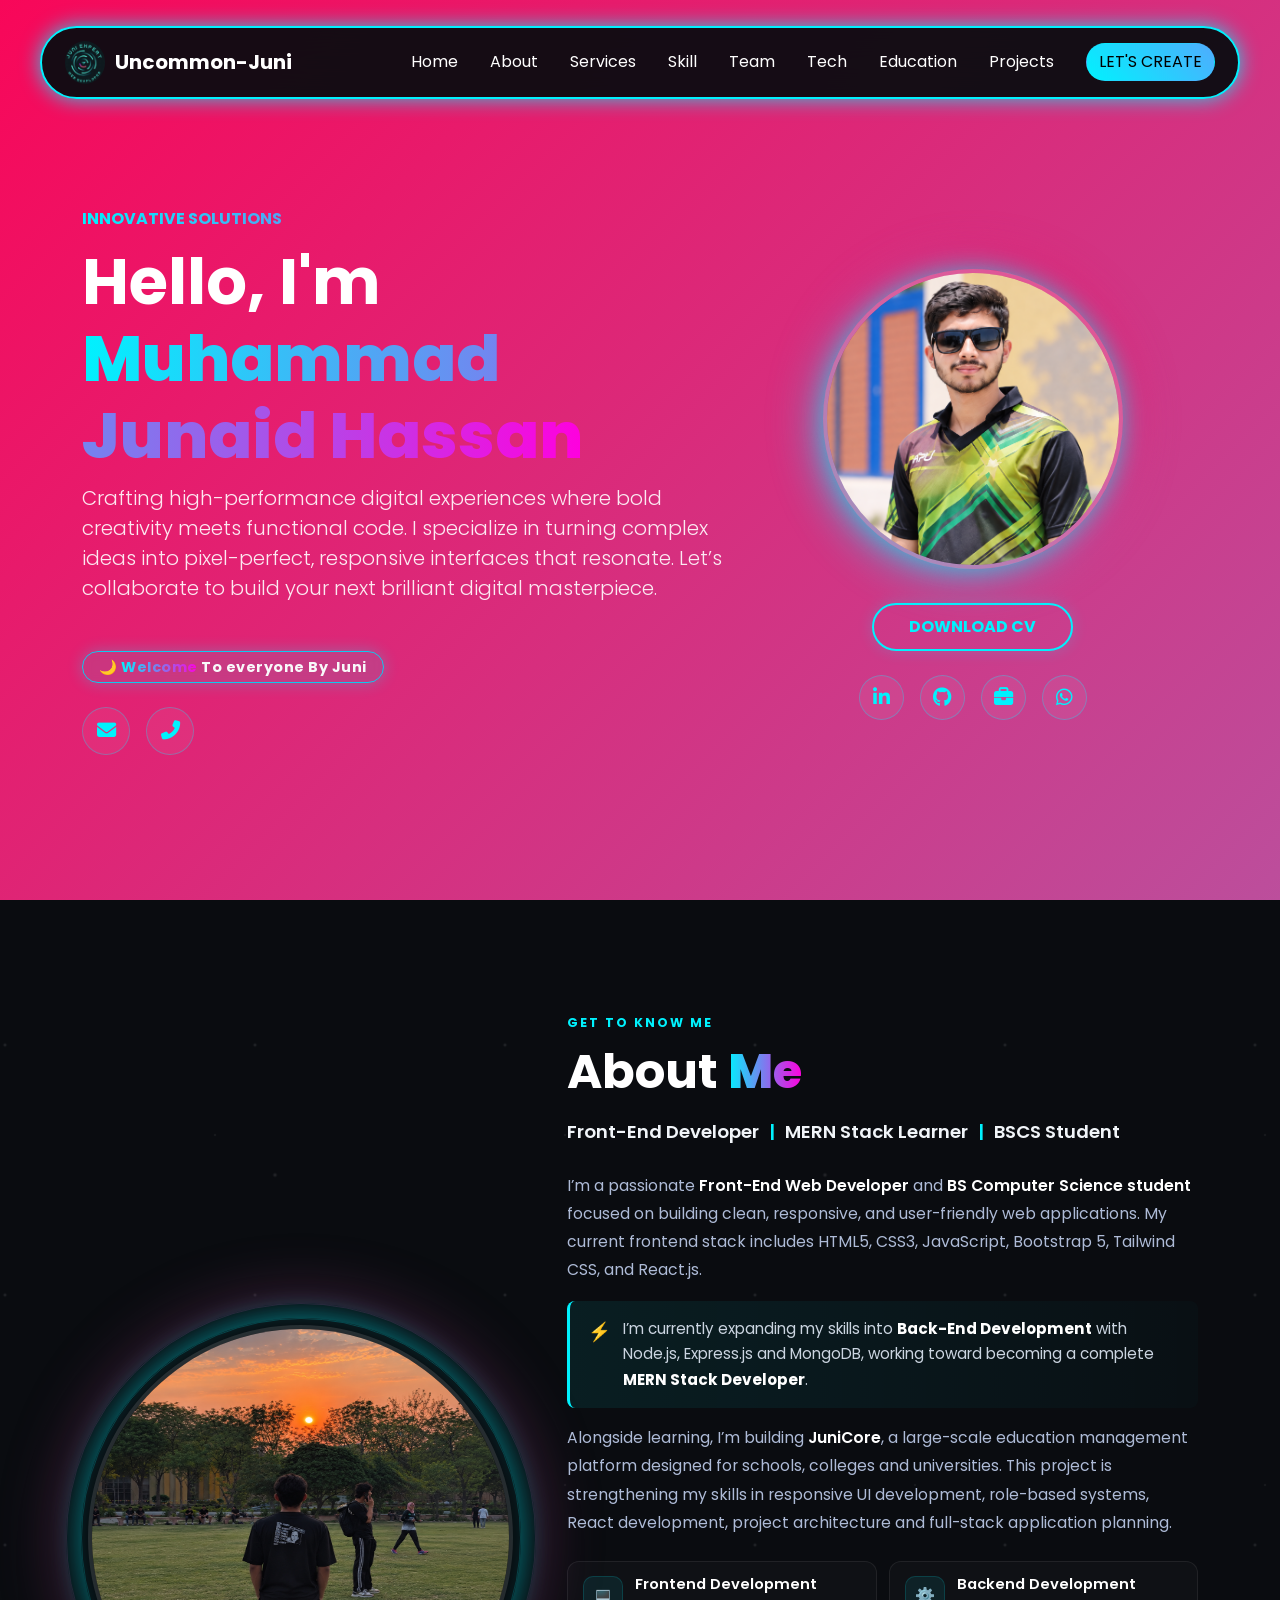
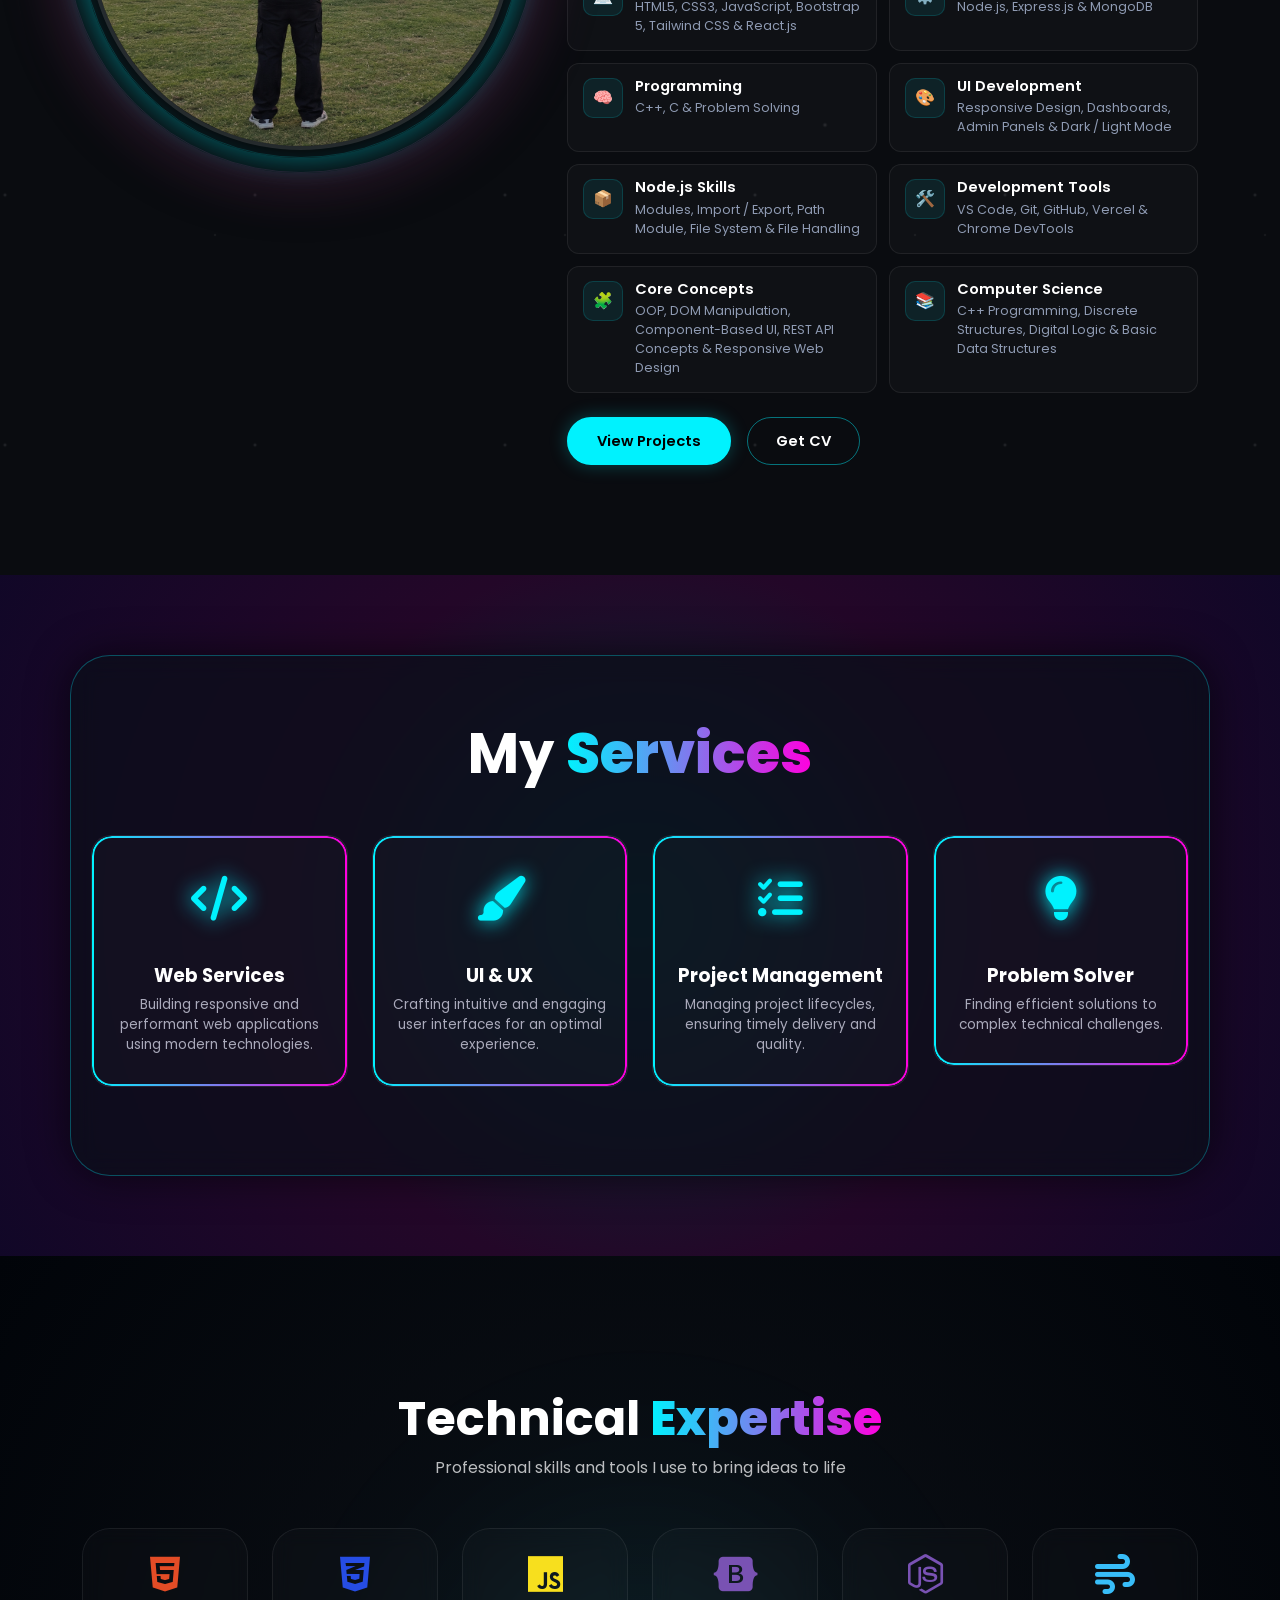
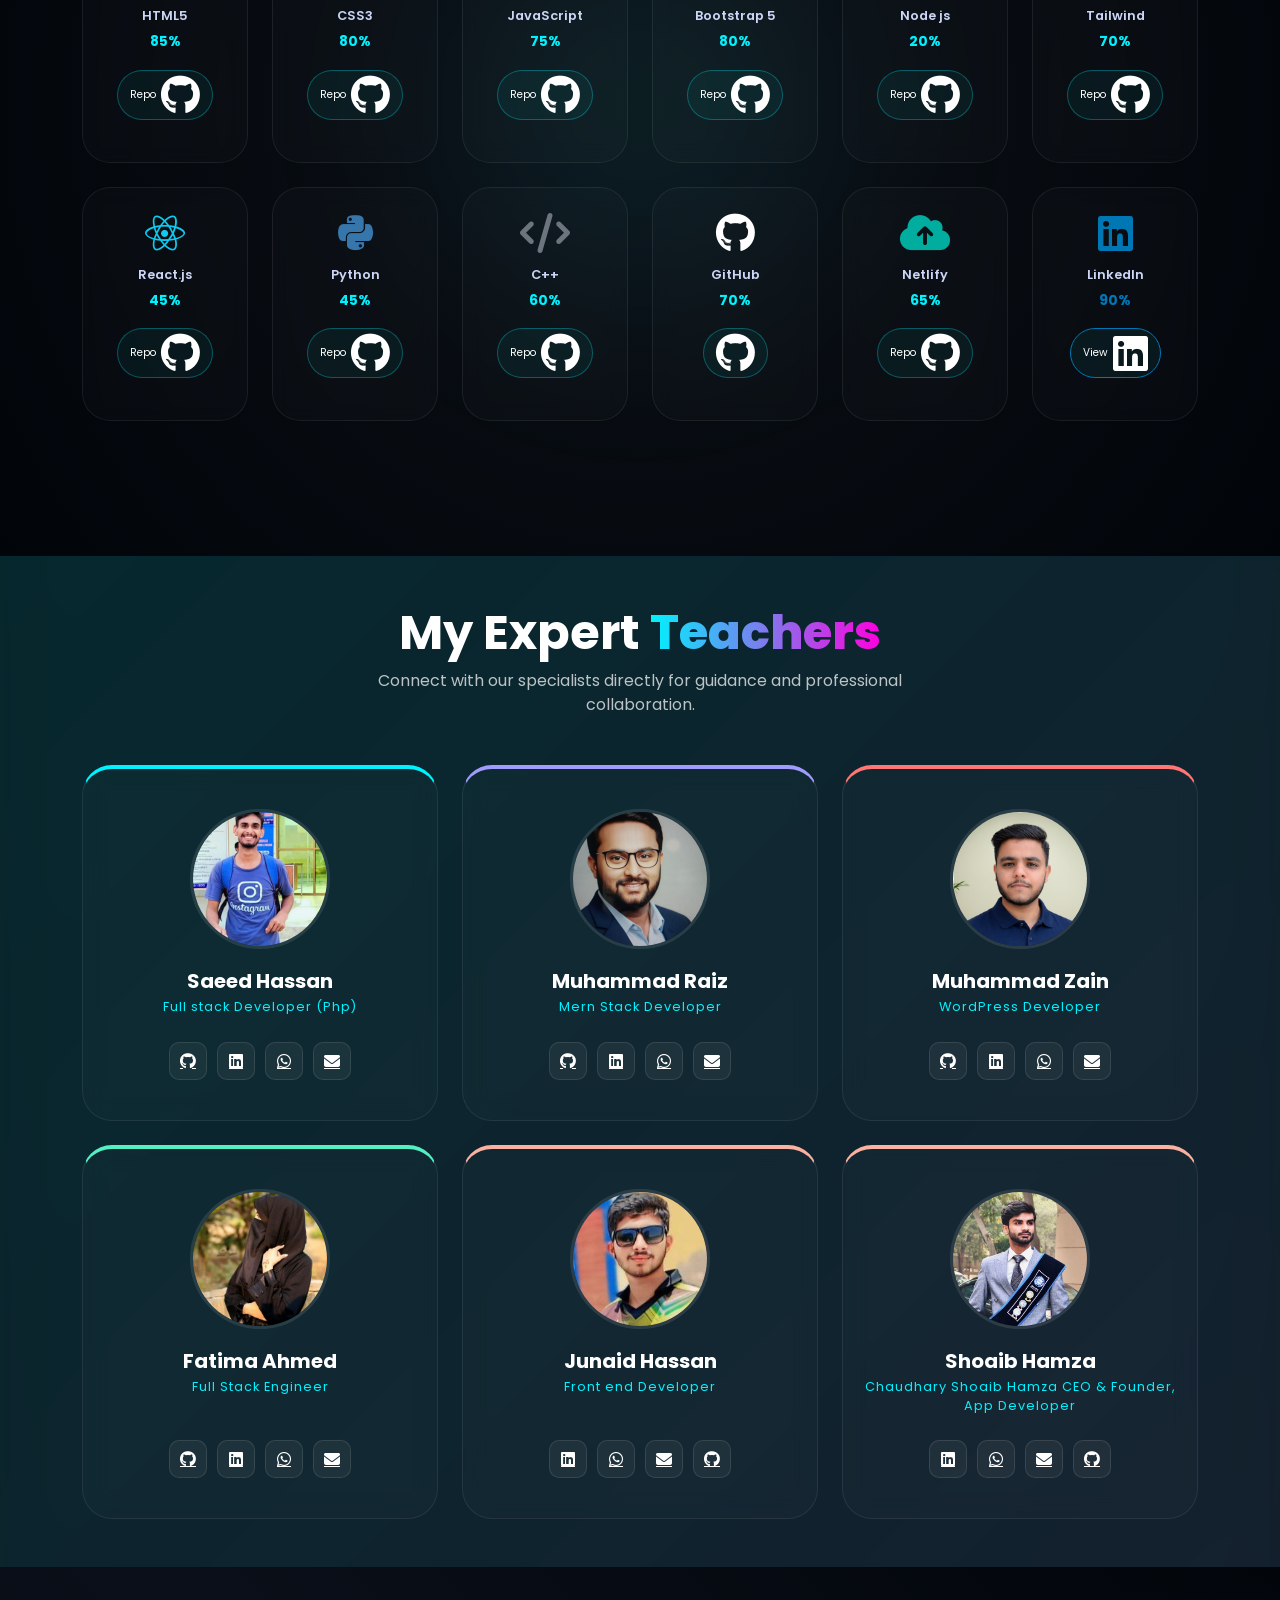
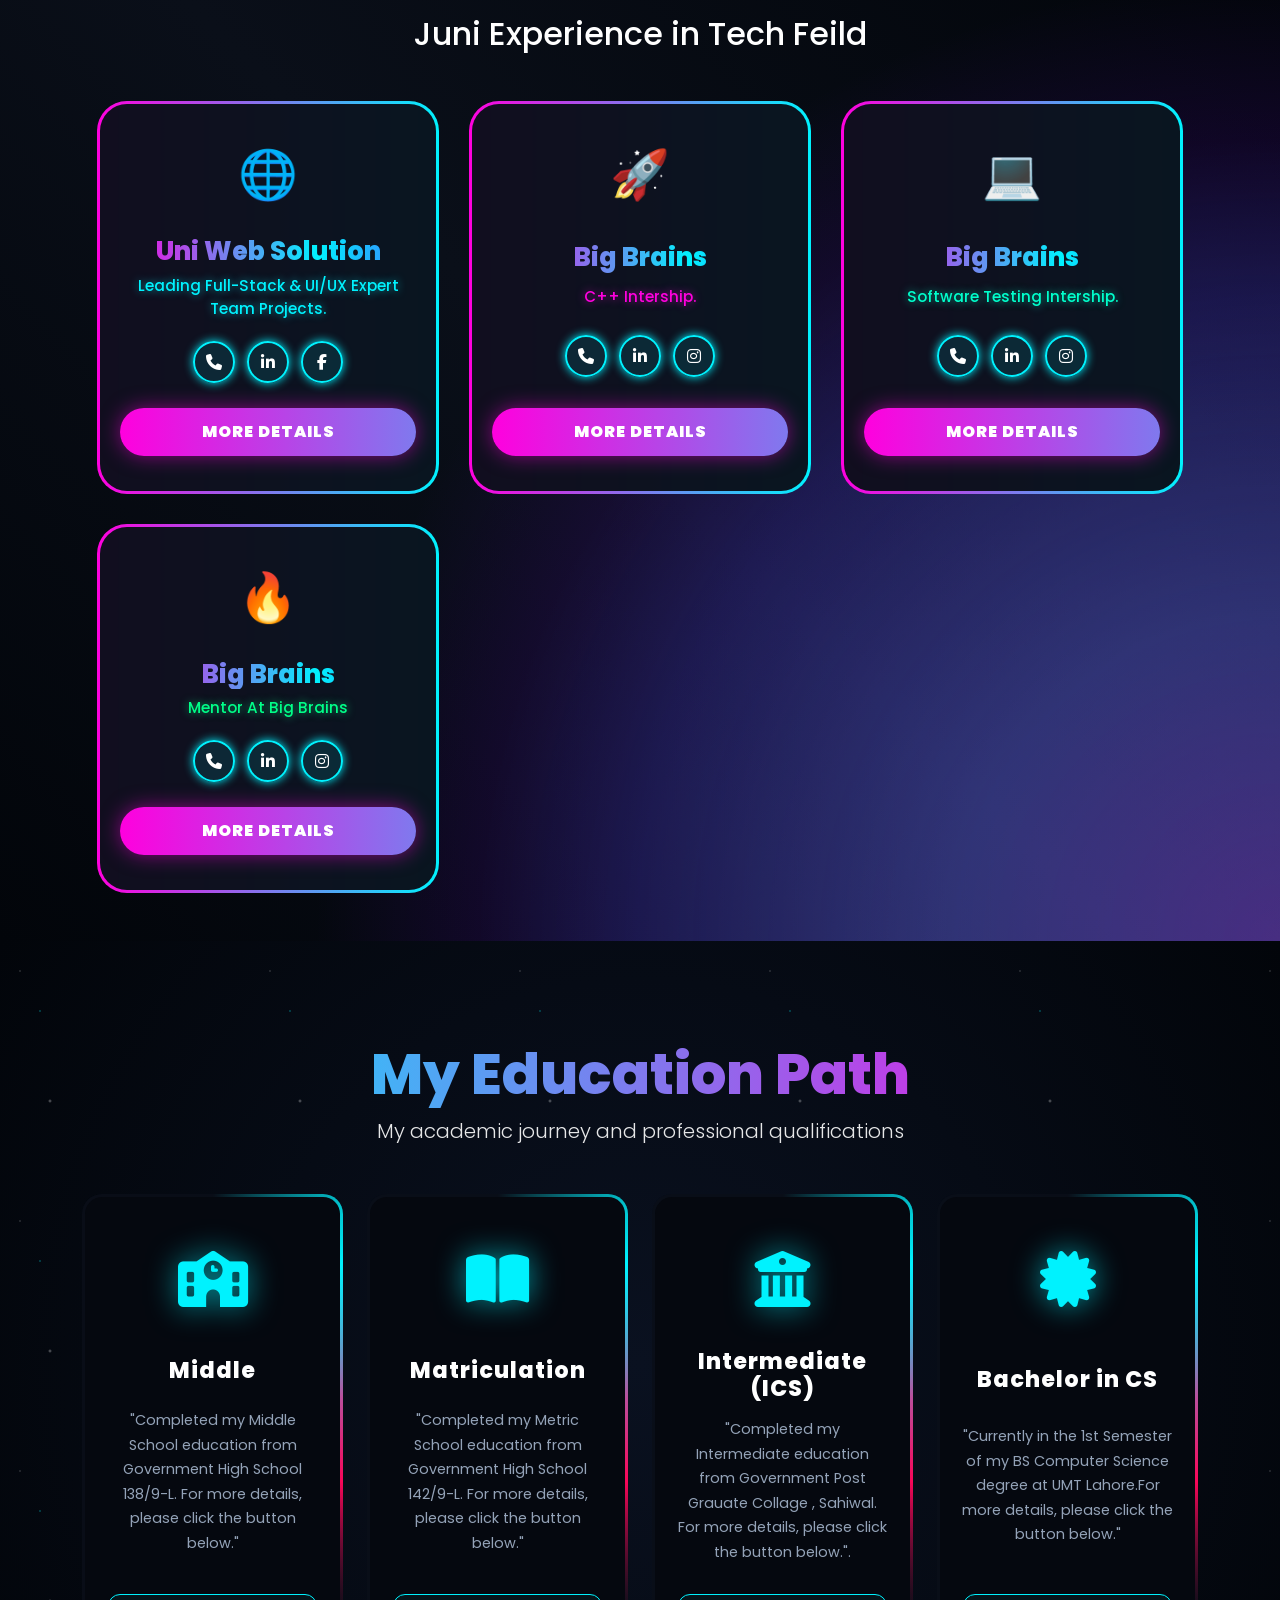
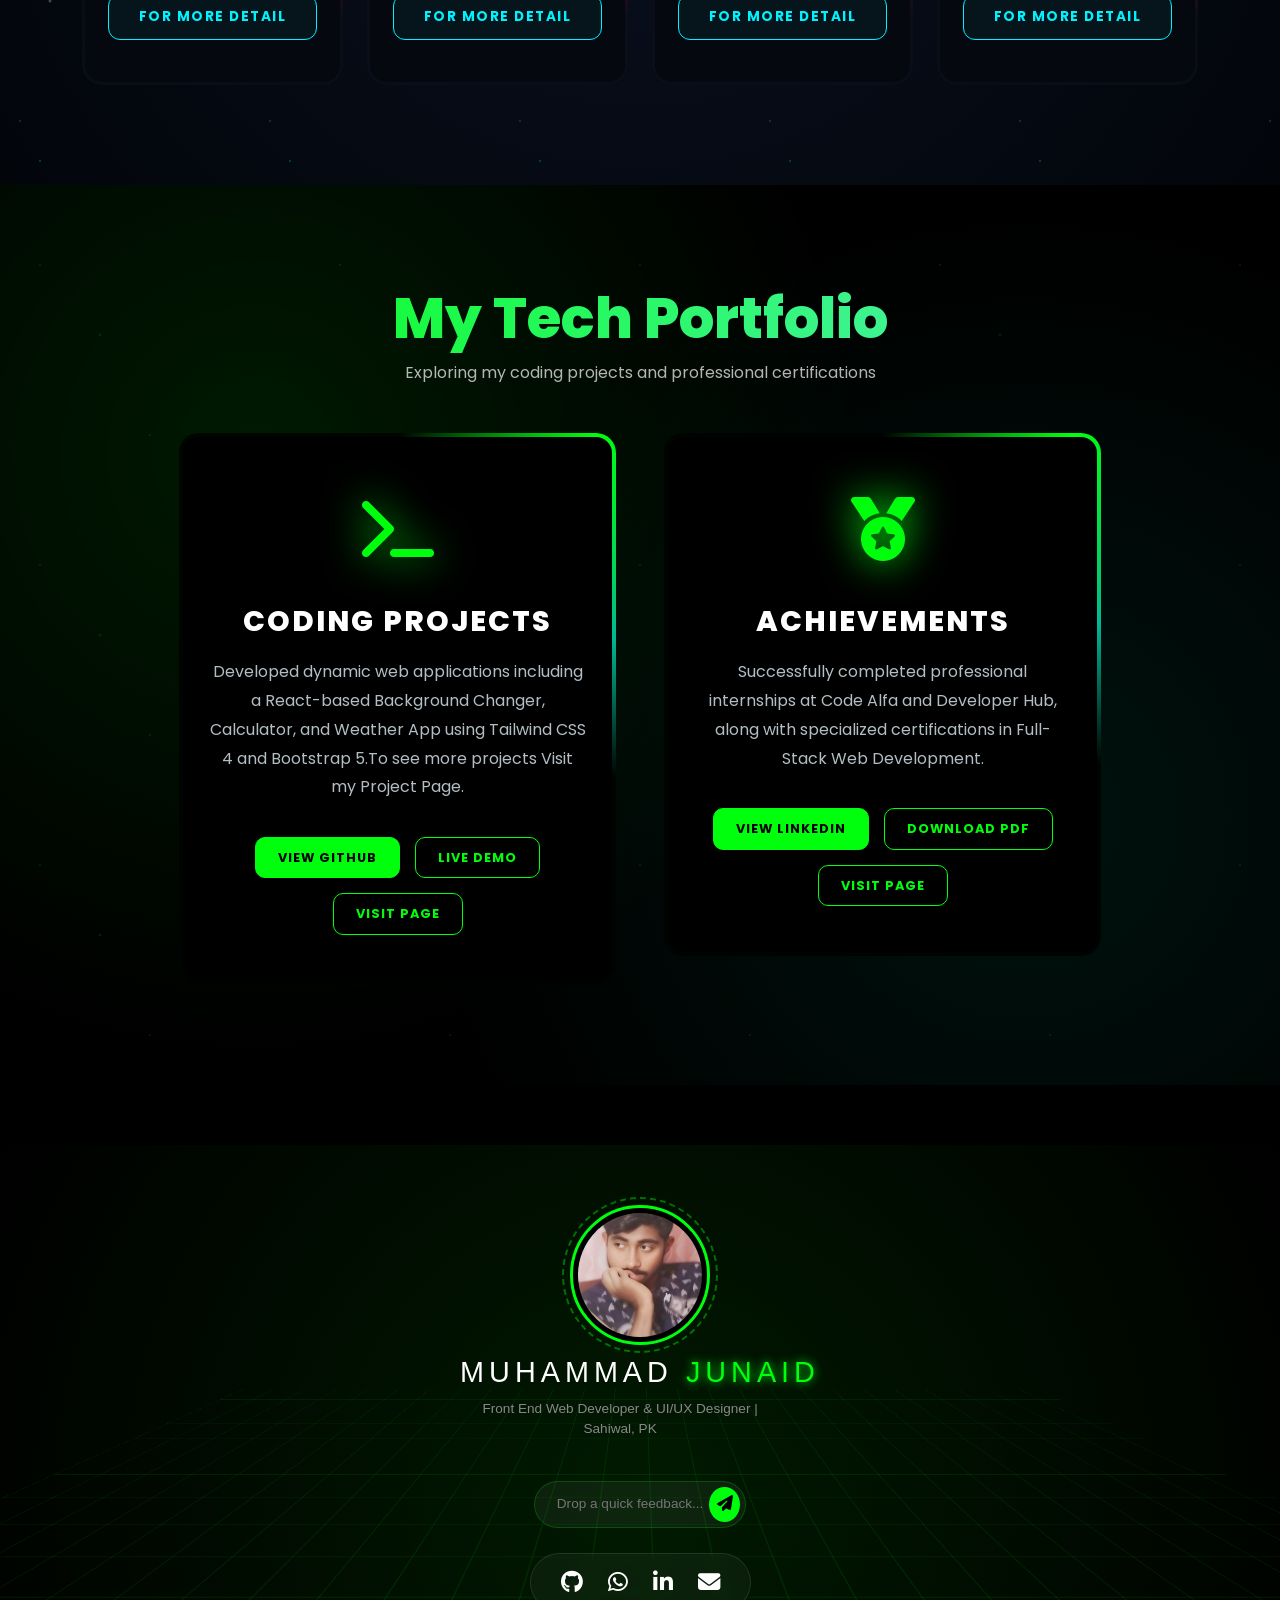
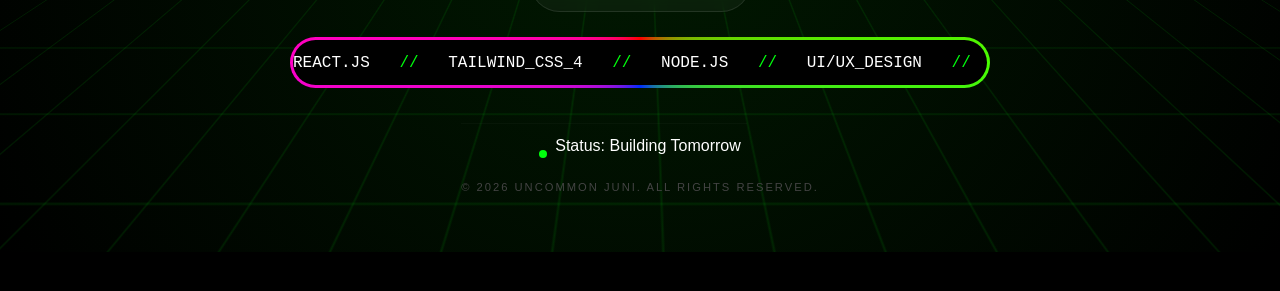
<file: index.html>
<!DOCTYPE html>
<html lang="en">
<head>
  <meta charset="UTF-8">
  <meta name="viewport" content="width=device-width, initial-scale=1.0">
  <title>Juni</title>

  <link rel="icon" type="image/x-icon" href="/images/mainPagePick/logo.png"   style="border-radius: 50%;">
  <!-- //bootstrap online css cdn link start  -->
  
  <link href="https://cdn.jsdelivr.net/npm/bootstrap@5.3.2/dist/css/bootstrap.min.css" rel="stylesheet">

  <!-- //bootstrap online css cdn link start  -->

  <!-- ////google font    online cdn link start  -->
  <link href="https://fonts.googleapis.com/css2?family=Poppins:wght@300;400;600;700&display=swap" rel="stylesheet">

  <!-- ////google font    online cdn link end  -->

  <!-- /// online text rewriter  cdn css link start -->
  <link href="https://unpkg.com/aos@2.3.1/dist/aos.css" rel="stylesheet">
  
  <!-- /// online text rewriter  cdn css link end  -->

  <!-- /// font-awesome online cdn link start  -->
  <link rel="stylesheet" href="https://cdnjs.cloudflare.com/ajax/libs/font-awesome/6.4.2/css/all.min.css">

  
  <!-- /// font-awesome online cdn link end  -->



  <!-- ----------------navbar css link start ----------  -->
   <link rel="stylesheet" href="mainpage/navbar.css">
  <!-- ----------------navbar css link end ----------  -->



  <!-- ////main css file link start   -->

  <link rel="stylesheet" href="mainpage/MainStyle.css">
  
  <!-- ////main css file link end   -->


  <!-- ///respoive css file link here start  -->
   
  <link rel="stylesheet" href="mainpage/Keyframe-main.css">
  
  <!-- ///respoive css file link here end  -->

  <!-- about section css link start  -->
   <link rel="stylesheet" href="mainpage/About.css">
  <!-- about section css link end -->


     <!-- service section css link start  -->
      <link rel="stylesheet" href="mainpage/servicesection.css">
     <!-- service section css link end  -->


     <!-- skill sction css link start  -->
      <link rel="stylesheet" href="mainpage/skillsection.css">
     <!-- skill sction css link end   -->
     
     <!-- Team section stle link start  -->

    <link rel="stylesheet" href="mainpage/teamsection.css">
     <!-- Team section stle link end -->



     <!-- /////experience section css link start  -->
      <link rel="stylesheet" href="mainpage/Experinence.css">
     <!-- /////experience section css link end  -->


     <!-- ------------------eduation section css link start ----------  -->
      <link rel="stylesheet" href="mainpage/Education.css">
     <!-- ------------------eduation section css link end ----------  -->

     <!-- -----------------projects-certification link css start ---------  -->
      <link rel="stylesheet" href="mainpage/project-certificate.css">
     <!-- -----------------projects-certification link css  end ---------  -->


     <!-- -------footer css link start =---------  -->
      <link rel="stylesheet" href="mainpage/Footer.css">
     <!-- -------footer css link end =---------  -->
</head>
<body>


<!-- /// navbar start  -->
<div class="nav-wrapper">
  <nav class="navbar navbar-expand-lg custom-nav mt-3">
    <div class="container-fluid px-2">
      
      <a class="navbar-brand fw-bold" href="#">
        <img src="images/mainPagePick/logo.png" alt="Juni Expert Logo" class="brand-logo-img">
        <span>Uncommon-Juni</span>
      </a>
      
      <button class="navbar-toggler shadow-none" type="button" data-bs-toggle="collapse" data-bs-target="#navbarNav">
        <span class="navbar-toggler-icon"></span>
      </button>
      
      <div class="collapse navbar-collapse justify-content-end" id="navbarNav">
        <ul class="navbar-nav align-items-center gap-2 gap-lg-3">
          <li class="nav-item"><a class="nav-link active" href="#">Home</a></li>
          <li class="nav-item"><a class="nav-link" href="#about">About</a></li>
          <li class="nav-item"><a class="nav-link" href="#services">Services</a></li>
          <li class="nav-item"><a class="nav-link" href="#skills">Skill</a></li>
          <li class="nav-item"><a class="nav-link" href="#team">Team</a></li>
          <li class="nav-item"><a class="nav-link" href="#experience">Tech</a></li>
          <li class="nav-item"><a class="nav-link" href="#Education">Education</a></li>
          <li class="nav-item"><a class="nav-link" href="#projects">Projects</a></li>
          <li class="nav-item ms-lg-2">
            <a  href="https://wa.me/923490819238"  target="_blank"  class="btn btn-cyan-blue btn-neon-small rounded-pill  lets-create-btn" id="openModal"  href="#">LET'S CREATE</a>
          </li>
        </ul>
      </div>
    </div>
  </nav>
</div>
<!-- /// navbar end  -->


<!-- //// hero section start   -->

<section class="hero-section d-flex align-items-center gradient-bg">
  <div class="container">
    <div class="row align-items-center">
      <div class="col-md-7 text-content" data-aos="fade-right" data-aos-duration="1200">
        <h6 class="text-uppercase fw-bold text-gradient-cyan mb-3 tracking-widest">Innovative Solutions</h6>
        <h1 class="display-3 fw-bold"> Hello, I'm <span id="typewriter" class="text-gradient-cyan"></span></h1>
        <p class="lead mb-5 opacity-90 text-light">Crafting high-performance digital experiences where bold creativity meets functional code. I specialize in turning complex ideas into pixel-perfect, responsive interfaces that resonate. Let’s collaborate to build your next brilliant digital masterpiece.</p>
        
        

        <div class="festive-note mb-4" data-aos="fade-up">
  <span class="badge rounded-pill border border-info text-light px-3 py-2" style="background: rgba(0, 242, 254, 0.1); backdrop-filter: blur(5px);">
    🌙 <span class="fw-bold text-gradient-cyan">Welcome</span> To everyone By Juni
  </span>
</div>

<div class="contact-prompt mb-3">
  <p class="small text-uppercase tracking-widest opacity-75 mb-3" style="color: var(--cyan); font-weight: 600;"></p>
  <div class="d-flex gap-3 flex-wrap justify-content-md-start justify-content-center cta-btns">
    <a href="mailto:chjunaidhassan95@gamil.com" class="social-icon" title="Email Me">
      <i class="fas fa-envelope"></i>
    </a>
    <a href="tel:+923490819238" class="social-icon" title="Call Me">
      <i class="fas fa-phone-alt"></i>
    </a>
  </div>
</div>
      </div>
      
      <div class="col-md-5 d-flex flex-column align-items-center mt-5 mt-md-0" data-aos="zoom-in" data-aos-duration="1200">
        <div class="profile-container mb-4">
          <div class="glow-ring"></div>
          <img src="images/mainPagePick/hereo secton.png" alt="Profile" class="profile-img premium-shadow">
        </div>
        
        <a href="Doucments/MyCv.pdf" download="Junaid_Hassan_CV" class="btn-profile-neon mb-4">Download CV</a>

        <div class="social-icons-wrapper d-flex gap-3">
          <a href="https://www.linkedin.com/in/uncommon-juni/" target="_blank" class="social-icon"><i class="fab fa-linkedin-in"></i></a>
          <a href="https://github.com/uncommonjuni4" target="_blank" class="social-icon"><i class="fab fa-github"></i></a>
          <a href="https://profile.indeed.com/p/muhammadjunaidh-3jt8spk" target="_blank" class="social-icon"><i class="fas fa-briefcase"></i></a>
         <a href="https://wa.me/923490819238" target="_blank" class="social-icon"><i class="fab fa-whatsapp"></i></a>
        </div>
      </div>
      
    </div>
  </div>
</section>

<!-- /////   hereo section end  -->


<!-- About section start  -->


<section class="about-section position-relative" id="about">
  <div class="about-animation-container"></div>

  <div class="container position-relative about-content">
    <div class="row align-items-center g-5">

      <!-- About Image -->
      <div class="col-lg-5 d-flex justify-content-center" data-aos="fade-right">
        <div class="about-img-wrapper">
          <div class="about-glow-inner"></div>
          <div class="about-glow-outer"></div>

          <img
            src="images/mainPagePick/122.png"
            alt="Junaid Hassan"
            class="about-img"
          />
        </div>
      </div>

      <!-- About Content -->
      <div class="col-lg-7" data-aos="fade-left">

        <span class="about-small-title">GET TO KNOW ME</span>

        <h2 class="display-5 fw-bold mb-3">
          About <span class="text-gradient-cyan">Me</span>
        </h2>

        <h4 class="about-role mb-4">
          Front-End Developer
          <span>|</span>
          MERN Stack Learner
          <span>|</span>
          BSCS Student
        </h4>

        <p class="lead-text mb-3">
          I’m a passionate <strong>Front-End Web Developer</strong> and
          <strong>BS Computer Science student</strong> focused on building
          clean, responsive, and user-friendly web applications. My current
          frontend stack includes HTML5, CSS3, JavaScript, Bootstrap 5,
          Tailwind CSS, and React.js.
        </p>

        <!-- Currently Learning -->
        <div class="learning-box mb-3">
          <span class="learning-icon">⚡</span>

          <p class="mb-0">
            I’m currently expanding my skills into
            <strong>Back-End Development</strong> with Node.js, Express.js
            and MongoDB, working toward becoming a complete
            <strong>MERN Stack Developer</strong>.
          </p>
        </div>

        <p class="lead-text mb-4">
          Alongside learning, I’m building <strong>JuniCore</strong>, a
          large-scale education management platform designed for schools,
          colleges and universities. This project is strengthening my skills
          in responsive UI development, role-based systems, React development,
          project architecture and full-stack application planning.
        </p>

        <!-- Skills -->
        <div class="skills-wrapper mb-4">

          <div class="skill-item">
            <div class="skill-icon">💻</div>

            <div>
              <h6>Frontend Development</h6>
              <p>
                HTML5, CSS3, JavaScript, Bootstrap 5, Tailwind CSS & React.js
              </p>
            </div>
          </div>

          <div class="skill-item">
            <div class="skill-icon">⚙️</div>

            <div>
              <h6>Backend Development</h6>
              <p>Node.js, Express.js & MongoDB</p>
            </div>
          </div>

          <div class="skill-item">
            <div class="skill-icon">🧠</div>

            <div>
              <h6>Programming</h6>
              <p>C++, C & Problem Solving</p>
            </div>
          </div>

          <div class="skill-item">
            <div class="skill-icon">🎨</div>

            <div>
              <h6>UI Development</h6>
              <p>
                Responsive Design, Dashboards, Admin Panels & Dark / Light Mode
              </p>
            </div>
          </div>

          <div class="skill-item">
            <div class="skill-icon">📦</div>

            <div>
              <h6>Node.js Skills</h6>
              <p>
                Modules, Import / Export, Path Module, File System & File Handling
              </p>
            </div>
          </div>

          <div class="skill-item">
            <div class="skill-icon">🛠️</div>

            <div>
              <h6>Development Tools</h6>
              <p>
                VS Code, Git, GitHub, Vercel & Chrome DevTools
              </p>
            </div>
          </div>

          <div class="skill-item">
            <div class="skill-icon">🧩</div>

            <div>
              <h6>Core Concepts</h6>
              <p>
                OOP, DOM Manipulation, Component-Based UI, REST API Concepts
                & Responsive Web Design
              </p>
            </div>
          </div>

          <div class="skill-item">
            <div class="skill-icon">📚</div>

            <div>
              <h6>Computer Science</h6>
              <p>
                C++ Programming, Discrete Structures, Digital Logic
                & Basic Data Structures
              </p>
            </div>
          </div>

        </div>

        <!-- Buttons -->
        <div class="about-buttons d-flex flex-wrap gap-3">

          <a href="#projects" class="btn-more-about">
            View Projects
          </a>

          <a
            href="Doucments/MyCv.pdf"
            download
            class="btn-outline-neon"
          >
            Get CV
          </a>

        </div>

      </div>
    </div>
  </div>
</section>
<!-- About section End   -->


    <!-- Services section start  -->

   <section class="services-section d-flex align-items-center" id="services">
  <div class="container main-services-frame" data-aos="fade-up">
    
    <h2 class="display-4 fw-bold text-center mb-5 mt-4">
      My <span class="text-gradient-cyan">Services</span>
    </h2>

    <div class="row g-4 justify-content-center pb-5">
      <div class="col-md-6 col-lg-3">
        <div class="service-card glow-cyan">
          <div class="icon-box"><i class="fas fa-code"></i></div>
          <h5 class="fw-bold mt-3">Web Services</h5>
          <p class="small opacity-80">Building responsive and performant web applications using modern technologies.</p>
        </div>
      </div>

      <div class="col-md-6 col-lg-3">
        <div class="service-card glow-purple">
          <div class="icon-box"><i class="fas fa-paint-brush"></i></div>
          <h5 class="fw-bold mt-3">UI & UX</h5>
          <p class="small opacity-80">Crafting intuitive and engaging user interfaces for an optimal experience.</p>
        </div>
      </div>

      <div class="col-md-6 col-lg-3">
        <div class="service-card glow-blue">
          <div class="icon-box"><i class="fas fa-tasks"></i></div>
          <h5 class="fw-bold mt-3">Project Management</h5>
          <p class="small opacity-80">Managing project lifecycles, ensuring timely delivery and quality.</p>
        </div>
      </div>

      <div class="col-md-6 col-lg-3">
        <div class="service-card glow-pink">
          <div class="icon-box"><i class="fas fa-lightbulb"></i></div>
          <h5 class="fw-bold mt-3">Problem Solver</h5>
          <p class="small opacity-80">Finding efficient solutions to complex technical challenges.</p>
        </div>
      </div>
    </div>

  </div>
</section>

    <!-- Services section end   [-->


    <!-- -----skill-section  start-->

  
    <section class="skills-section d-flex align-items-center position-relative" id="skills">
  <div class="skills-blur-bg"></div>
  
  <div class="container position-relative" style="z-index: 5;" data-aos="fade-up">
    <div class="text-center mb-5">
      <h2 class="display-5 fw-bold text-white">Technical <span class="text-gradient-cyan">Expertise</span></h2>
      <p class="opacity-75 text-light px-3">Professional skills and tools I use to bring ideas to life</p>
    </div>

    <div class="row g-3 g-md-4 justify-content-center">
      
      <div class="col-6 col-md-4 col-lg-2" data-aos="zoom-in" data-aos-delay="100">
        <div class="modern-skill-card">
          <div class="skill-inner">
            <i class="fab fa-html5 text-orange"></i>
            <span>HTML5</span>
            <div class="fw-bold percent-text">85%</div>
            <a href="https://github.com/uncommonjuni4/HTML-projects" target="_blank" class="btn-github-skill">Repo <i class="fab fa-github"></i></a>
            <div class="skill-dot"></div>
          </div>
        </div>
      </div>

      <div class="col-6 col-md-4 col-lg-2" data-aos="zoom-in" data-aos-delay="150">
        <div class="modern-skill-card">
          <div class="skill-inner">
            <i class="fab fa-css3-alt text-blue-alt"></i>
            <span>CSS3</span>
            <div class="fw-bold percent-text">80%</div>
            <a href="https://github.com/uncommonjuni4/Html-css-projects" target="_blank" class="btn-github-skill">Repo <i class="fab fa-github"></i></a>
            <div class="skill-dot"></div>
          </div>
        </div>
      </div>

      <div class="col-6 col-md-4 col-lg-2" data-aos="zoom-in" data-aos-delay="200">
        <div class="modern-skill-card">
          <div class="skill-inner">
            <i class="fab fa-js text-yellow"></i>
            <span>JavaScript</span>
            <div class="fw-bold percent-text">75%</div>
            <a href="https://github.com/uncommonjuni4/JS-Practice" target="_blank" class="btn-github-skill">Repo <i class="fab fa-github"></i></a>
            <div class="skill-dot"></div>
          </div>
        </div>
      </div>

      <div class="col-6 col-md-4 col-lg-2" data-aos="zoom-in" data-aos-delay="250">
        <div class="modern-skill-card">
          <div class="skill-inner">
            <i class="fab fa-bootstrap text-purple-alt"></i>
            <span>Bootstrap 5</span>
            <div class="fw-bold percent-text">80%</div>
            <a href="https://github.com/uncommonjuni4/Bootstrap_projects" target="_blank" class="btn-github-skill">Repo <i class="fab fa-github"></i></a>
            <div class="skill-dot"></div>
          </div>
        </div>
      </div>
 
         <div class="col-6 col-md-4 col-lg-2" data-aos="zoom-in" data-aos-delay="250">
        <div class="modern-skill-card">
          <div class="skill-inner">
            <i class="fab fa-node-js text-purple-alt"></i>
            <span>Node js</span>
            <div class="fw-bold percent-text">20%</div>
            <a href="https://github.com/uncommonjuni4/Node_Js_Course" target="_blank" class="btn-github-skill">Repo <i class="fab fa-github"></i></a>
            <div class="skill-dot"></div>
          </div>
        </div>
      </div>
      <div class="col-6 col-md-4 col-lg-2" data-aos="zoom-in" data-aos-delay="300">
        <div class="modern-skill-card">
          <div class="skill-inner">
            <i class="fas fa-wind text-cyan"></i>
            <span>Tailwind</span>
            <div class="fw-bold percent-text">70%</div>
            <a href="https://github.com/uncommonjuni4/-Tailwind-css-project-1" target="_blank" class="btn-github-skill">Repo <i class="fab fa-github"></i></a>
            <div class="skill-dot"></div>
          </div>
        </div>
      </div>

      <div class="col-6 col-md-4 col-lg-2" data-aos="zoom-in" data-aos-delay="350">
        <div class="modern-skill-card highlight-glow">
          <div class="skill-inner">
            <i class="fab fa-react text-info"></i>
            <span>React.js</span>
            <div class="fw-bold percent-text">45%</div>
            <a href="https://github.com/uncommonjuni4/React-Js-projects" target="_blank" class="btn-github-skill">Repo <i class="fab fa-github"></i></a>
            <div class="skill-dot"></div>
          </div>
        </div>
      </div>

      <div class="col-6 col-md-4 col-lg-2" data-aos="zoom-in" data-aos-delay="400">
        <div class="modern-skill-card">
          <div class="skill-inner">
            <i class="fab fa-python text-blue"></i>
            <span>Python</span>
            <div class="fw-bold percent-text">45%</div>
            <a href="https://github.com/uncommonjuni4/Code-alfla-Intership-projects" target="_blank" class="btn-github-skill">Repo <i class="fab fa-github"></i></a>
            <div class="skill-dot"></div>
          </div>
        </div>
      </div>

      <div class="col-6 col-md-4 col-lg-2" data-aos="zoom-in" data-aos-delay="450">
        <div class="modern-skill-card">
          <div class="skill-inner">
            <i class="fas fa-code text-secondary"></i>
            <span>C++</span>
            <div class="fw-bold percent-text">60%</div>
            <a href="https://github.com/uncommonjuni4/C---Working" target="_blank" class="btn-github-skill">Repo <i class="fab fa-github"></i></a>
            <div class="skill-dot"></div>
          </div>
        </div>
      </div>

      <div class="col-6 col-md-4 col-lg-2" data-aos="zoom-in" data-aos-delay="500">
        <div class="modern-skill-card">
          <div class="skill-inner">
            <i class="fab fa-github text-white"></i>
            <span>GitHub</span>
            <div class="fw-bold percent-text">70%</div>
            <a href="https://github.com/uncommonjuni4" target="_blank" class="btn-github-skill"><i class="fab fa-github"></i></a>
            <div class="skill-dot"></div>
          </div>
        </div>
      </div>

      <div class="col-6 col-md-4 col-lg-2" data-aos="zoom-in" data-aos-delay="550">
        <div class="modern-skill-card">
          <div class="skill-inner">
            <i class="fas fa-cloud-upload-alt text-teal"></i>
            <span>Netlify</span>
            <div class="fw-bold percent-text">65%</div>
            <a href="https://app.netlify.com/teams/uncommonjuni4/projects" target="_blank" class="btn-github-skill">Repo <i class="fab fa-github"></i></a>
            <div class="skill-dot"></div>
          </div>
        </div>
      </div>

      <div class="col-6 col-md-4 col-lg-2" data-aos="zoom-in" data-aos-delay="600">
        <div class="modern-skill-card highlight-linkedin">
          <div class="skill-inner">
            <i class="fab fa-linkedin linkedin-color"></i>
            <span>LinkedIn</span>
            <div class="fw-bold percent-text" style="color: #0077b5;">90%</div>
            <a href="http://linkedin.com/in/uncommon-juni" target="_blank" class="btn-github-skill" style="border-color: #0077b5;">View <i class="fab fa-linkedin"></i></a>
            <div class="skill-dot"></div>
          </div>
        </div>
      </div>

    </div>
  </div>
</section>


    <!-- -----skill-section  end-->



    <!-- Team Section start  -->
     
 <section class="team-section py-5" id="team">
  <div class="container position-relative" style="z-index: 5;" data-aos="fade-up">
    
    <div class="text-center mb-5">
      <h2 class="display-5 fw-bold text-white">My Expert <span class="text-gradient-cyan">Teachers</span></h2>
      <p class="opacity-75 text-light mx-auto" style="max-width: 600px;">
        Connect with our specialists directly for guidance and professional collaboration.
      </p>
    </div>

    <div class="row g-4 justify-content-center">
      
      <div class="col-md-6 col-lg-4">
        <div class="expert-card glow-cyan">
          <div class="expert-img-holder">
            <img src="images/teampick/saeed1.jpeg" alt="Saeed Hassan">
          </div>
          <h5 class="text-white fw-bold mb-1">Saeed Hassan</h5>
          <p class="expert-role">Full stack Developer (Php)</p>
          <div class="expert-social">
            <a href="https://github.com/" target="_blank" title="GitHub"><i class="fab fa-github"></i></a>
            <a href="https://www.linkedin.com/in/saeed-hassan-bb0941232?utm_source=share_via&utm_content=profile&utm_medium=member_android" target="_blank" title="LinkedIn"><i class="fab fa-linkedin"></i></a>
            <a href="https://wa.me/923428116598" target="_blank" title="WhatsApp"><i class="fab fa-whatsapp"></i></a>
            <a href="mai3lto:saeedjoyia7@gmail.com" title="Email"><i class="fas fa-envelope"></i></a>
          </div>
        </div>
      </div>

      <div class="col-md-6 col-lg-4">
        <div class="expert-card glow-purple">
          <div class="expert-img-holder">
            <img src="images/teampick/raiz.jpeg" alt="Sarah Malik">
          </div>
          <h5 class="text-white fw-bold mb-1">Muhammad Raiz</h5>
          <p class="expert-role">Mern Stack Developer</p>
          <div class="expert-social">
           <a href="https://github.com/Riaz115" target="_blank" title="GitHub"><i class="fab fa-github"></i></a>
            <a href="#" target="_blank"><i class="fab fa-linkedin"></i></a>
            <a href="https://wa.me/923280182715" target="_blank"><i class="fab fa-whatsapp"></i></a>
            <a href="mailto:example@gmail.com"><i class="fas fa-envelope"></i></a>
          </div>
        </div>
      </div>

      <div class="col-md-6 col-lg-4">
        <div class="expert-card glow-orange">
          <div class="expert-img-holder">
            <img src="images/teampick/zain.png" alt="Ali Raza">
          </div>
          <h5 class="text-white fw-bold mb-1">Muhammad Zain</h5>
          <p class="expert-role">WordPress Developer</p>
          <div class="expert-social">
            <a href="https://github.com/zainbuilds" target="_blank"><i class="fab fa-github"></i></a>
            <a href="https://pk.linkedin.com/company/zain-experts" target="_blank"><i class="fab fa-linkedin"></i></a>
            <a href="https://wa.me/923280577114" target="_blank"><i class="fab fa-whatsapp"></i></a>
            <a href="mailto:zainservices5941@gmail.com"><i class="fas fa-envelope"></i></a>
          </div>
        </div>
      </div>

      <div class="col-md-6 col-lg-4">
        <div class="expert-card glow-green">
          <div class="expert-img-holder">
            <img src="./images/teampick/fatima.jpg" alt="Fatima Ahmed">
          </div>
          <h5 class="text-white fw-bold mb-1">Fatima Ahmed</h5>
          <p class="expert-role">Full Stack Engineer</p>
          <div class="expert-social">
            <a href="#" target="_blank"><i class="fab fa-github"></i></a>
            <a href="#" target="_blank"><i class="fab fa-linkedin"></i></a>
            <a href="https://wa.me/923000000000" target="_blank"><i class="fab fa-whatsapp"></i></a>
            <a href="mailto:example@gmail.com"><i class="fas fa-envelope"></i></a>
          </div>
        </div>
      </div>

      <div class="col-md-6 col-lg-4">
        <div class="expert-card glow-red">
          <div class="expert-img-holder">
            <img src="images/teampick/juni.jpg" alt="James Wilson">
          </div>
          <h5 class="text-white fw-bold mb-1">Junaid Hassan</h5>
          <p class="expert-role">Front end Developer</p>
          <div class="expert-social">
            <a href="http://linkedin.com/in/uncommon-juni" target="_blank"><i class="fab fa-linkedin"></i></a>
            <a href="https://wa.me/923490819238" target="_blank"><i class="fab fa-whatsapp"></i></a>
            <a href="mailto:chjunaidhassan95@gmail.com"><i class="fas fa-envelope"></i></a>
            <a href="http://github.com/uncommonjuni4" target="_blank"><i class="fab fa-github"></i></a>
          </div>
        </div>
      </div>
     <div class="col-md-6 col-lg-4">
        <div class="expert-card glow-red">
          <div class="expert-img-holder">
            <img src="images/teampick/shoabi hamza.jpeg" alt="James Wilson">
          </div>
          <h5 class="text-white fw-bold mb-1">Shoaib Hamza</h5>
          <p class="expert-role">Chaudhary Shoaib Hamza CEO & Founder, App Developer</p>
          <div class="expert-social">
            <a href="https://www.linkedin.com/in/shoaibhamza/" target="_blank"><i class="fab fa-linkedin"></i></a>
            <a href="https://wa.me/923146631398" target="_blank"><i class="fab fa-whatsapp"></i></a>
            <a href="mailto:chaudharyshoaibhamza@gmail.com"><i class="fas fa-envelope"></i></a>
            <a href="http://github.com/theshoaibhamza?tab=overview&from=2026-09-01&to=2026-09-11" target="_blank"><i class="fab fa-github"></i></a>
          </div>
        </div>
      </div>

    </div>
  </div>
</section>
    <!-- Team Section end  -->



    <!-- ///experience  section  start  -->

    <section class="juni-experience-section py-5" id="experience">
    <div class="juni-mesh-bg"></div>
    
    <div class="container relative-content">
        <h2 class="main-title text-center mb-5">Juni Experience in Tech Feild</h2>
        
        <div class="exp-grid-wrapper">
            <div class="glow-box box-1">
                <div class="box-inner">
                    <div class="box-icon">🌐</div>
                    <h3 class="gradient-text">Uni Web Solution</h3>
                    <p class="desc neon-text-blue">Leading Full-Stack & UI/UX Expert Team Projects.</p>
                    <div class="social-btns-group">
                        <a href="tel:+923333530060" class="mini-btn"><i class="fas fa-phone"></i></a>
                        <a href="https://www.linkedin.com/company/uniwebsolutions/" class="mini-btn"><i class="fab fa-linkedin-in"></i></a>
                        <a href="https://www.facebook.com/uniwebsolutions" class="mini-btn"><i class="fab fa-facebook-f"></i></a>
                    </div>
                 <a href="Certificate/page.html" class="big-details-btn" target="_blank"> MORE DETAILS</a>
                </div>
            </div>

            <div class="glow-box box-2">
                <div class="box-inner">
                    <div class="box-icon">🚀</div>
                    <h3 class="gradient-text">Big Brains</h3>
                    <p class="desc neon-text-pink">C++ Intership.</p>
                    <div class="social-btns-group">
                        <a href="https://wa.me/923146631398" class="mini-btn"><i class="fas fa-phone"></i></a>
                        <a href="https://www.linkedin.com/in/shoaibhamza/" class="mini-btn" target="_blank"><i class="fab fa-linkedin-in"></i></a>
                        <a href="https://www.bigbrainslearning.com/" class="mini-btn" target="_blank"><i class="fab  fa-instagram"></i></a>
                    </div>
                  <a href="Certificate/page.html" class="big-details-btn" target="_blank"> MORE DETAILS</a>
                </div>
            </div>

            <div class="glow-box box-3">
                <div class="box-inner">
                    <div class="box-icon">💻</div>
                    <h3 class="gradient-text">Big Brains </h3>
                    <p class="desc neon-text-cyan">Software Testing Intership.</p>
                    <div class="social-btns-group">
                        <a href="https://wa.me/923146631398" class="mini-btn" target="_blank"><i class="fas fa-phone" ></i></a>
                        <a href="https://www.linkedin.com/in/shoaibhamza/ " target="_blank"   class="mini-btn"><i class="fab fa-linkedin-in"></i></a>
                        <a href="https://www.bigbrainslearning.com/" target="_blank"  class="mini-btn"><i class="fab  fa-instagram"></i></a>
                    </div>
                 <a href="Certificate/page.html" class="big-details-btn" target="_blank"> MORE DETAILS</a>
                </div>
            </div>

            <div class="glow-box box-4">
                <div class="box-inner">
                    <div class="box-icon">🔥</div>
                    <h3 class="gradient-text">Big Brains</h3>
                    <p class="desc neon-text-green">Mentor At Big Brains
                    </p>
                    <div class="social-btns-group">
                        <a href="https://wa.me/923146631398" class="mini-btn" target="_blank"><i class="fas fa-phone"></i></a>
                        <!-- <a href="https://www.linkedin.com/in/saeed-hassan-bb0941232?utm_source=share_via&utm_content=profile&utm_medium=member_android" class="mini-btn"  target="_blank"><i class="fab fa-linkedin-in"></i></a>
                        <a href="https://github.com/" target="_blank" title="GitHub" class="mini-btn" ><i class="fab fa-github"></i></a> -->
                         <a href="https://www.linkedin.com/in/shoaibhamza/" class="mini-btn" target="_blank"><i class="fab fa-linkedin-in"></i></a>
                        <a href="https://www.bigbrainslearning.com/" class="mini-btn" target="_blank"><i class="fab  fa-instagram"></i></a>
                    </div>
                    <a href="Certificate/page.html" class="big-details-btn" target="_blank"> MORE DETAILS</a>
                </div>
            </div>
        </div>
    </div>
</section>
    <!-- <///experience  section   end -- -->

    <!-- ------------------eduation section start ------------   -->
      <section class="education-section"  id="Education">
    <div class="container">
        <div class="text-center mb-5">
            <h2 class="display-4 text-gradient-cyan">My Education Path</h2>
            <p class="lead">My academic journey and professional qualifications</p>
        </div>

        <div class="row g-4">
            <div class="col-lg-3 col-md-6">
                <div class="edu-card glow-cyan">
                    <div class="edu-icon-box">
                        <i class="fas fa-school"></i>
                    </div>
                    <h5 class="edu-title">Middle</h5>
                    <p class="edu-desc">"Completed my Middle School education from Government High School 138/9-L. For more details, please click the button below."</p>
                    <a href="#" class="btn-edu-detail">For More Detail</a>
                </div>
            </div>

            <div class="col-lg-3 col-md-6">
                <div class="edu-card glow-purple">
                    <div class="edu-icon-box">
                        <i class="fas fa-book-open"></i>
                    </div>
                    <h5 class="edu-title">  Matriculation</h5>
                    <p class="edu-desc">"Completed my Metric School education from Government High School 142/9-L. For more details, please click the button below."</p>
                    <a href="#" class="btn-edu-detail">For More Detail</a>
                </div>
            </div>

            <div class="col-lg-3 col-md-6">
                <div class="edu-card glow-pink">
                    <div class="edu-icon-box">
                        <i class="fas fa-university"></i>
                    </div>
                    <h5 class="edu-title"> Intermediate (ICS)</h5>
                    <p class="edu-desc">"Completed my Intermediate  education from Government Post Grauate Collage , Sahiwal. For more details, please click the button below.".</p>
                    <a href="#" class="btn-edu-detail">For More Detail</a>
                </div>
            </div>

            <div class="col-lg-3 col-md-6">
                <div class="edu-card glow-orange">
                    <div class="edu-icon-box">
                        <i class="fas fa-certificate"></i>
                    </div>
                    <h5 class="edu-title">Bachelor in CS</h5>
                    <p class="edu-desc">"Currently in the 1st Semester of my BS Computer Science degree at UMT Lahore.For more details, please click the button below."</p>
                    <a href="#" class="btn-edu-detail">For More Detail</a>
                </div>
            </div>
        </div>
    </div>
</section>
    <!-- ------------------eduation section end ------------   -->



    <!-- -----------------projects and certifuiacte section start ----------  -->
     <section class="projects-cert-section-green"  id="projects">
    <div class="container">
        <div class="text-center mb-5">
            <h2 class="display-4 text-gradient-green">My Tech Portfolio</h2>
            <p class="lead-green">Exploring my coding projects and professional certifications</p>
        </div>

        <div class="row g-5 justify-content-center">
            <div class="col-lg-5 col-md-6">
                <div class="work-card-green">
                    <div class="work-icon-box-green">
                        <i class="fas fa-terminal"></i>
                    </div>
                    <h3 class="work-title-green">Coding Projects</h3>
                    <p class="work-desc-green">Developed dynamic web applications including a React-based Background Changer, Calculator, and Weather App using Tailwind CSS 4 and Bootstrap 5.To see more projects  Visit my Project Page.</p>
                    
                    <div class="work-btn-group">
                        <a href="https://github.com/uncommonjuni4" target="_blank" class="btn-work-detail-green">View GitHub</a>
                        <a href="https://app.netlify.com/teams/chjunaidhassan295-code/projects"  target="_blank" class="btn-work-detail-green btn-outline-green">Live Demo</a>
                        <a href="project-data/project.html"    target="_blank" class="btn-work-detail-green btn-outline-green">Visit Page</a>
                    </div>
                </div>
            </div>

            <div class="col-lg-5 col-md-6">
                <div class="work-card-green">
                    <div class="work-icon-box-green">
                        <i class="fas fa-medal"></i>
                    </div>
                    <h3 class="work-title-green">Achievements</h3>
                    <p class="work-desc-green">Successfully completed professional internships at Code Alfa and Developer Hub, along with specialized certifications in Full-Stack Web Development.</p>
                    
                    <div class="work-btn-group">
                        <a href="http://linkedin.com/in/uncommon-juni" target="_blank" class="btn-work-detail-green">View LinkedIn</a>
                        <a href="./Doucments/MyCv.pdf"  target="_blank" class="btn-work-detail-green btn-outline-green">Download PDF</a>
                        <!-- <a href="./Certificate/page.html" class="btn-work-detail-green btn-outline-green">Visit Page</a> -->
                         <a href="./Certificate/page.html" target="_blank" class="btn-work-detail-green btn-outline-green">Visit Page</a>
                    </div>
                </div>
            </div>
        </div>
    </div>
</section>
    <!--  -----------------projects and certifuiacte section end  ----------   --><footer class="juni-final-footer">
    




  <!-- //bootstrap online js cdn link start  -->

<script src="https://cdn.jsdelivr.net/npm/bootstrap@5.3.2/dist/js/bootstrap.bundle.min.js"></script>

<!-- //bootstrap online js cdn link end  -->


  <!-- /// online text rewriter  cdn js link start  -->  

<script src="https://unpkg.com/aos@2.3.1/dist/aos.js"></script>

  <!-- /// online text rewriter  cdn js link end  -->


  <!-- for animation  -->
<script>
  AOS.init({ once: true });
</script>


  <!-- for animation  -->


  <!-- ///here main js link start  -->
<script src="mainpage/Main.js"></script>

<!-- ///here main js link end  -->
 


<script src="mainpage/Main.js"></script>
</body>
<!-- ------ footer start ----------  -->
 <footer class="juni-final-footer">
    <div class="footer-bg-engine">
        <div class="cyber-grid"></div>
        <div class="neon-particles"></div>
        <div class="central-glow"></div>
    </div>

    <div class="footer-content-wrapper">
        <div class="footer-section header-area">
            <div class="avatar-container-fixed">
                <div class="spinning-ring-fixed"></div>
                <div class="profile-img-frame">
                    <img src="images/mainPagePick/aboutpick.jpeg" alt="Uncommon Junaid" class="actual-profile-pic">
                </div>
            </div>
            <h2 class="dev-logo">MUHAMMAD<span> JUNAID</span></h2>
            <p class="dev-tagline">Front End Web Developer & UI/UX Designer | Sahiwal, PK</p>
        </div>

        <div class="footer-section feedback-area">
            <form class="feedback-glass-form">
                <input type="text" placeholder="Drop a quick feedback..." class="feedback-input">
                <button type="submit" class="feedback-send-btn">
                    <i class="fas fa-paper-plane"></i>
                </button>
            </form>
        </div>

        <div class="footer-section dock-area">
            <div class="glass-dock">
                <a href="https://github.com/uncommonjuni4" target="_blank" class="dock-link" title="GitHub"><i class="fab fa-github"></i></a>
                <a href="https://wa.me/yournumber" target="_blank" class="dock-link" title="WhatsApp"><i class="fab fa-whatsapp"></i></a>
                <a href="https://www.linkedin.com/in/uncommon-juni" target="_blank" class="dock-link" title="LinkedIn"><i class="fab fa-linkedin-in"></i></a>
                <a href="mailto:your-email@gmail.com" class="dock-link" title="Email"><i class="fas fa-envelope"></i></a>
            </div>
        </div>

        <div class="marquee-wrapper-rounded">
            <div class="moving-gradient-border"></div>
            <div class="tech-marquee-inner">
                <div class="marquee-content">
                    <span>REACT.JS</span> <span class="divider">//</span>
                    <span>TAILWIND_CSS_4</span> <span class="divider">//</span>
                    <span>NODE.JS</span> <span class="divider">//</span>
                    <span>UI/UX_DESIGN</span> <span class="divider">//</span>
                    <span>PYTHON_FULLSTACK</span> <span class="divider">//</span>
                    <span>SAHIWAL_DEVELOPER</span> <span class="divider">//</span>
                    <span>MODERN_UI</span> <span class="divider">//</span>
                    <span>REACT.JS</span>
                </div>
            </div>
        </div>

        <div class="footer-section meta-area">
            <hr class="footer-line">
            <div class="meta-flex">
                <div class="system-status">
                    <span class="live-pulse"></span>
                    <p>Status: <span>Building Tomorrow</span></p>
                </div>
                <div class="copyright-text">
                    <p>© 2026 UNCOMMON JUNI. All Rights Reserved.</p>
                </div>
            </div>
        </div>
    </div>
</footer>
<!-- ------ footer end ----------  -->
 

  
</body>
</html>
</file>
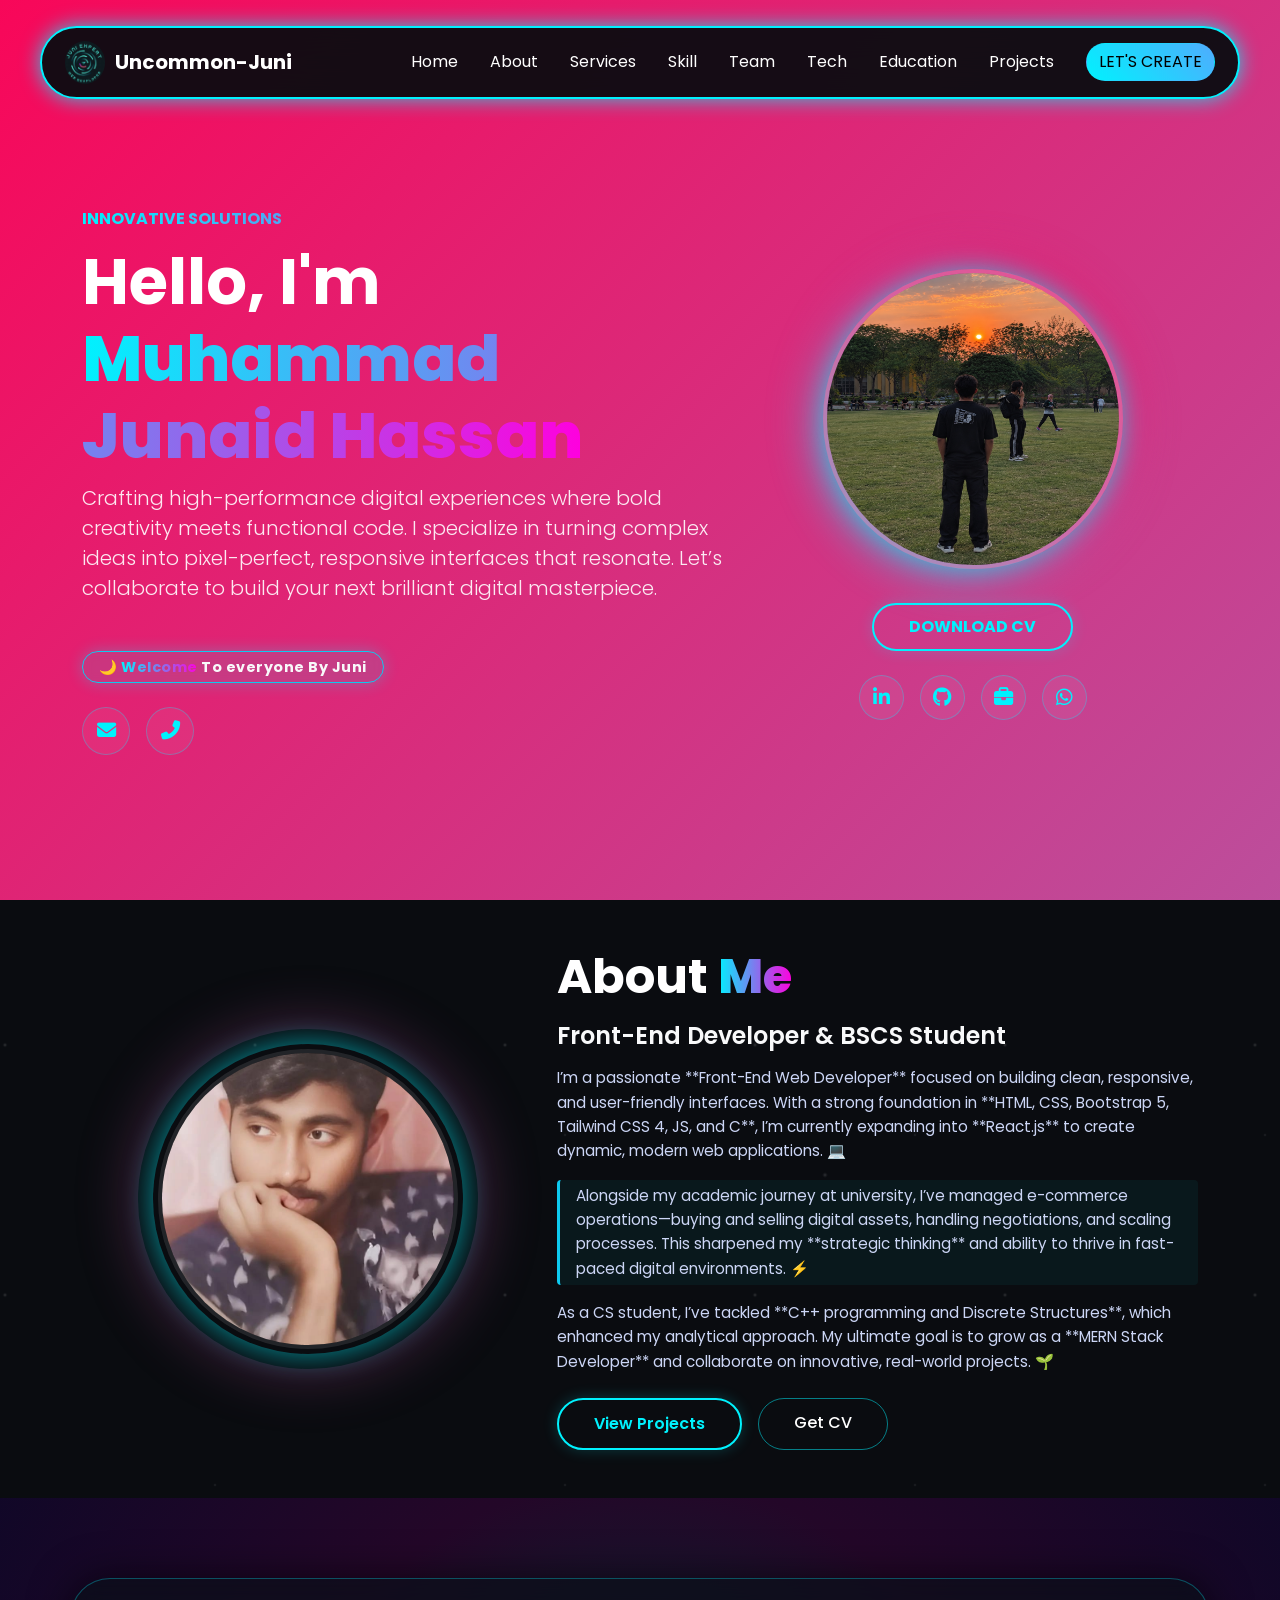
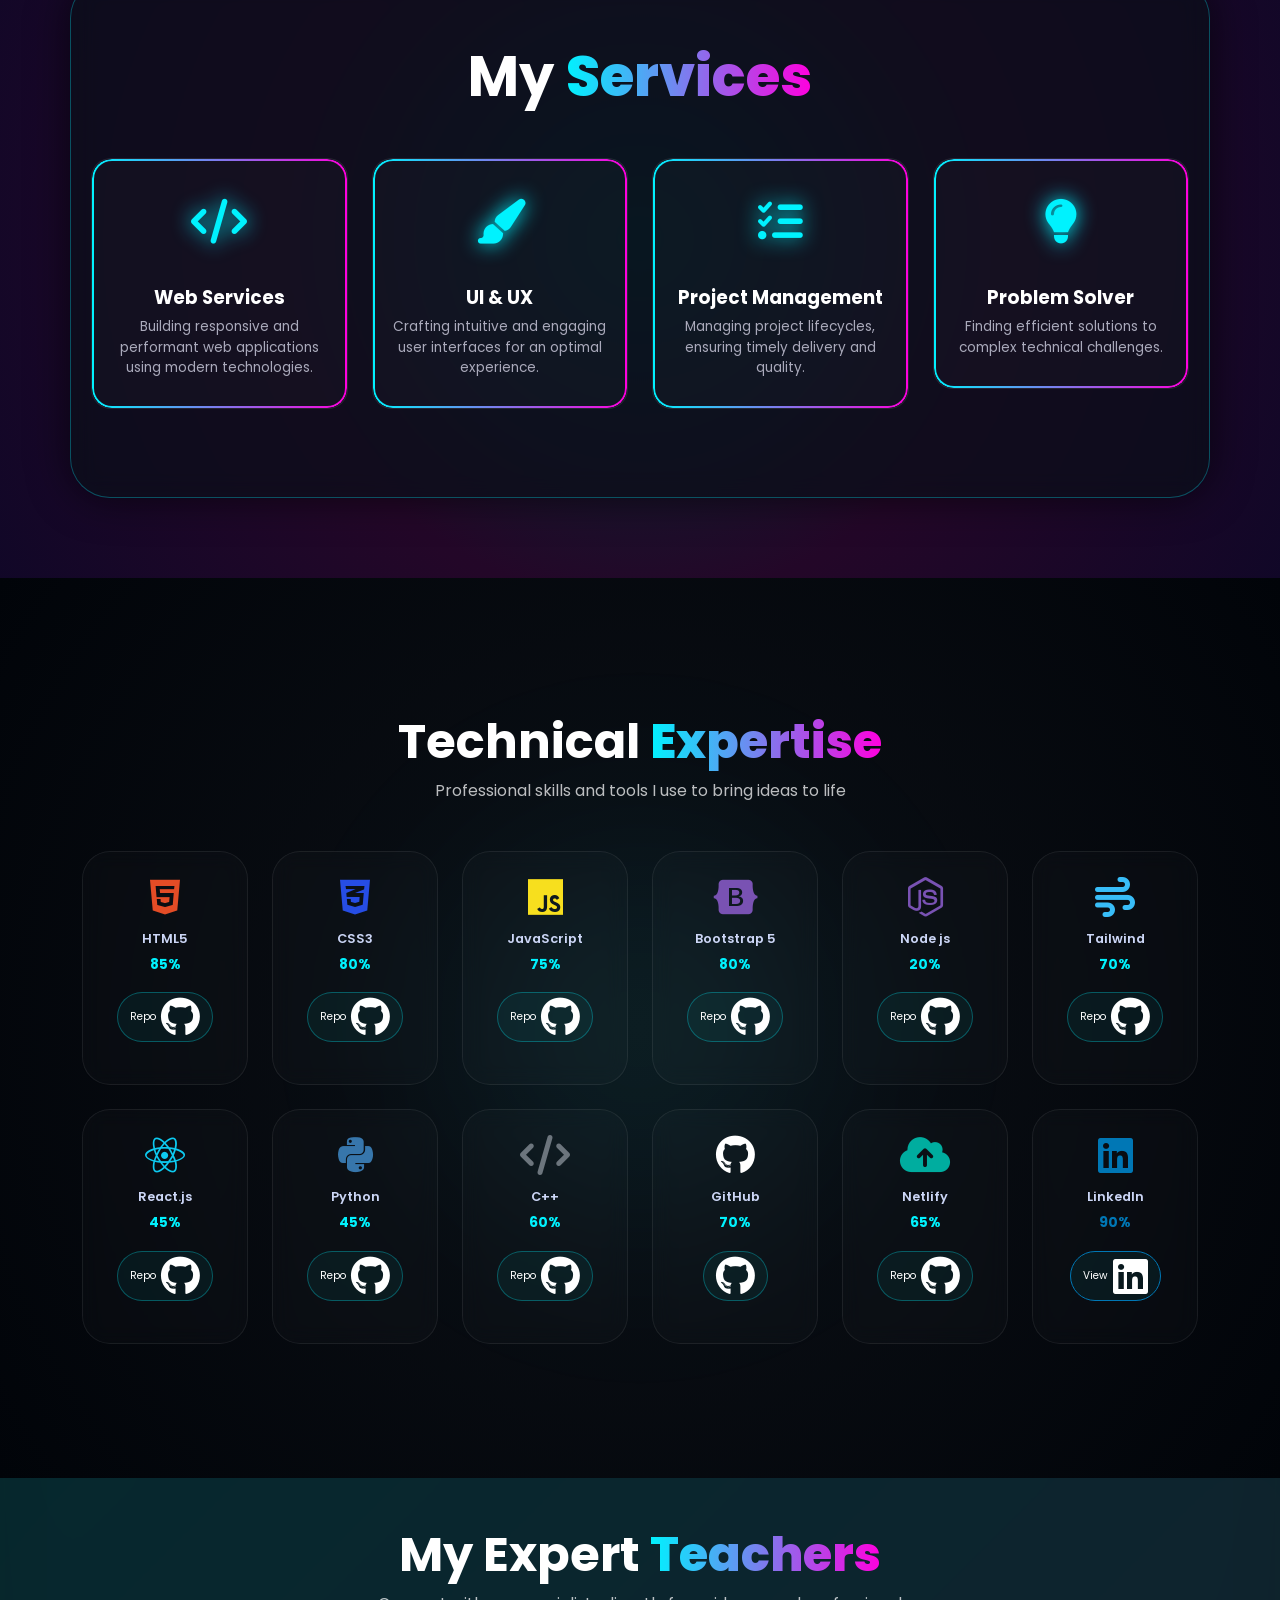
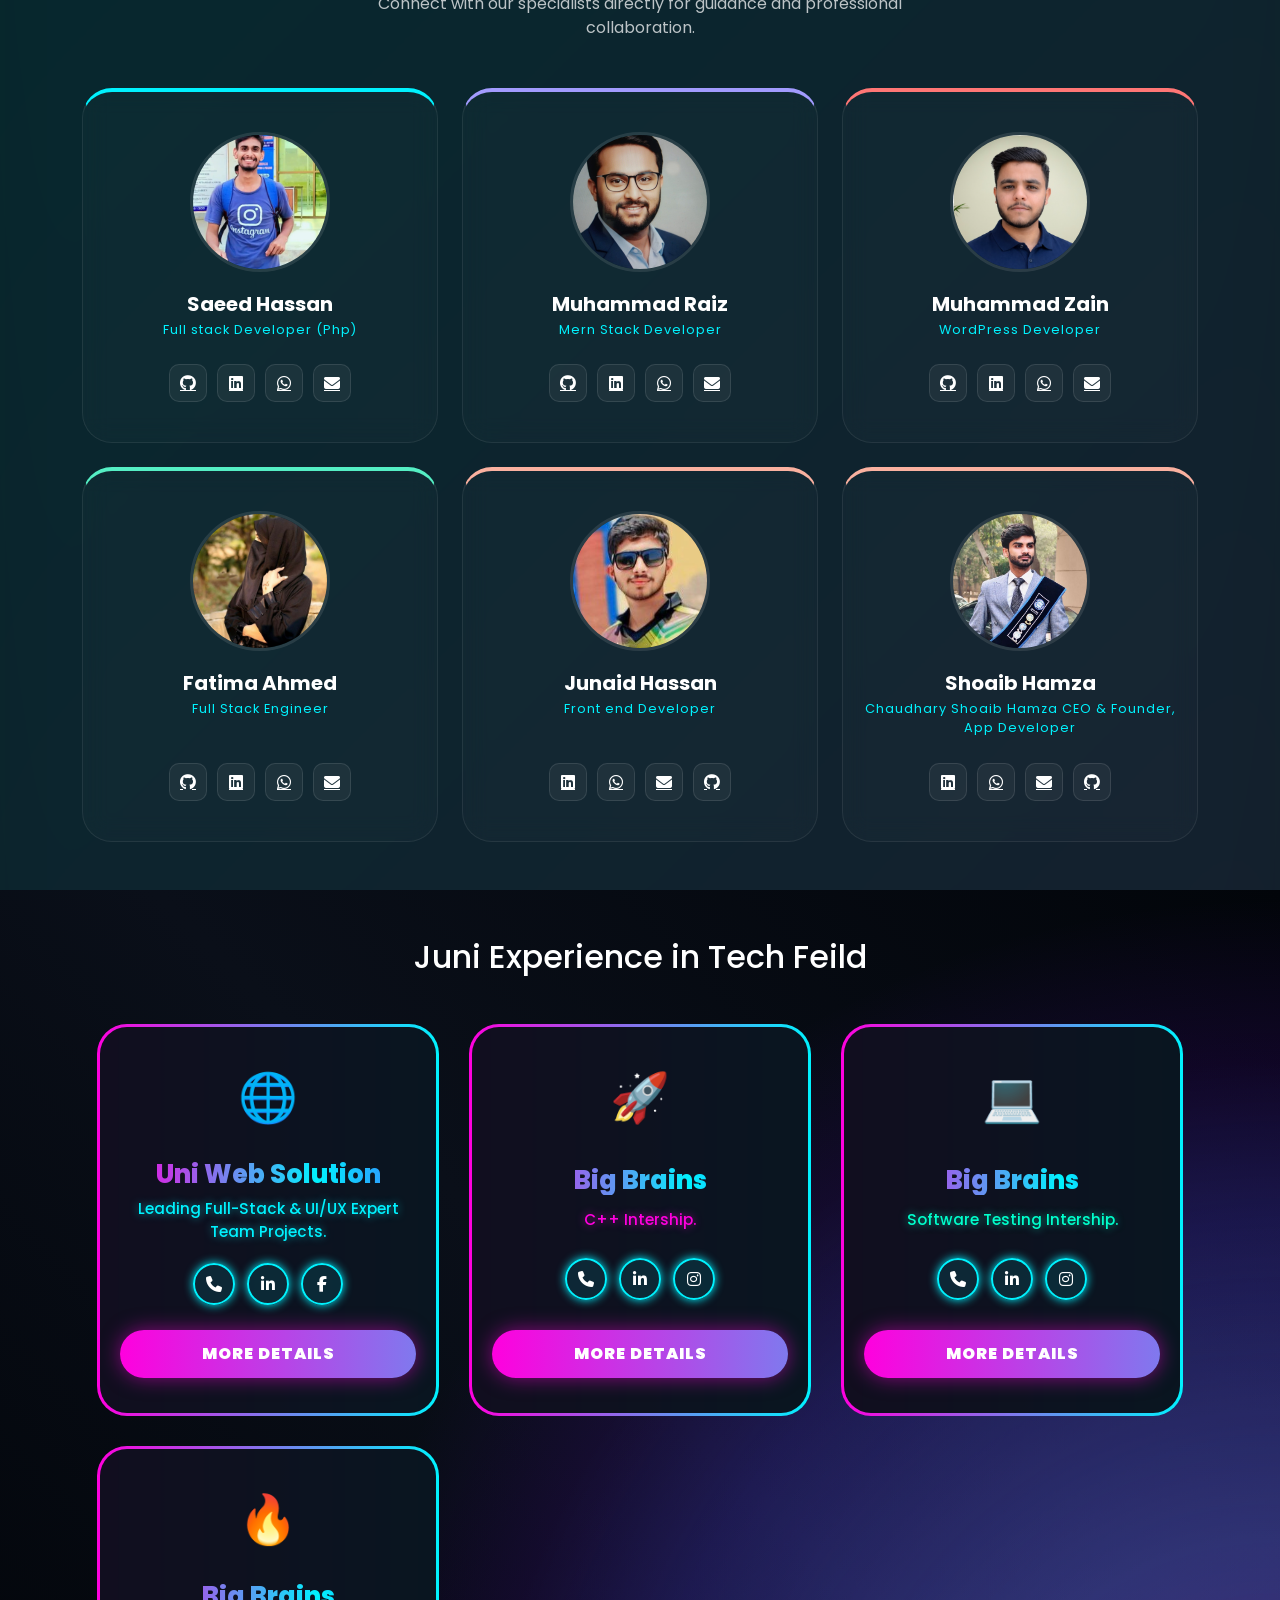
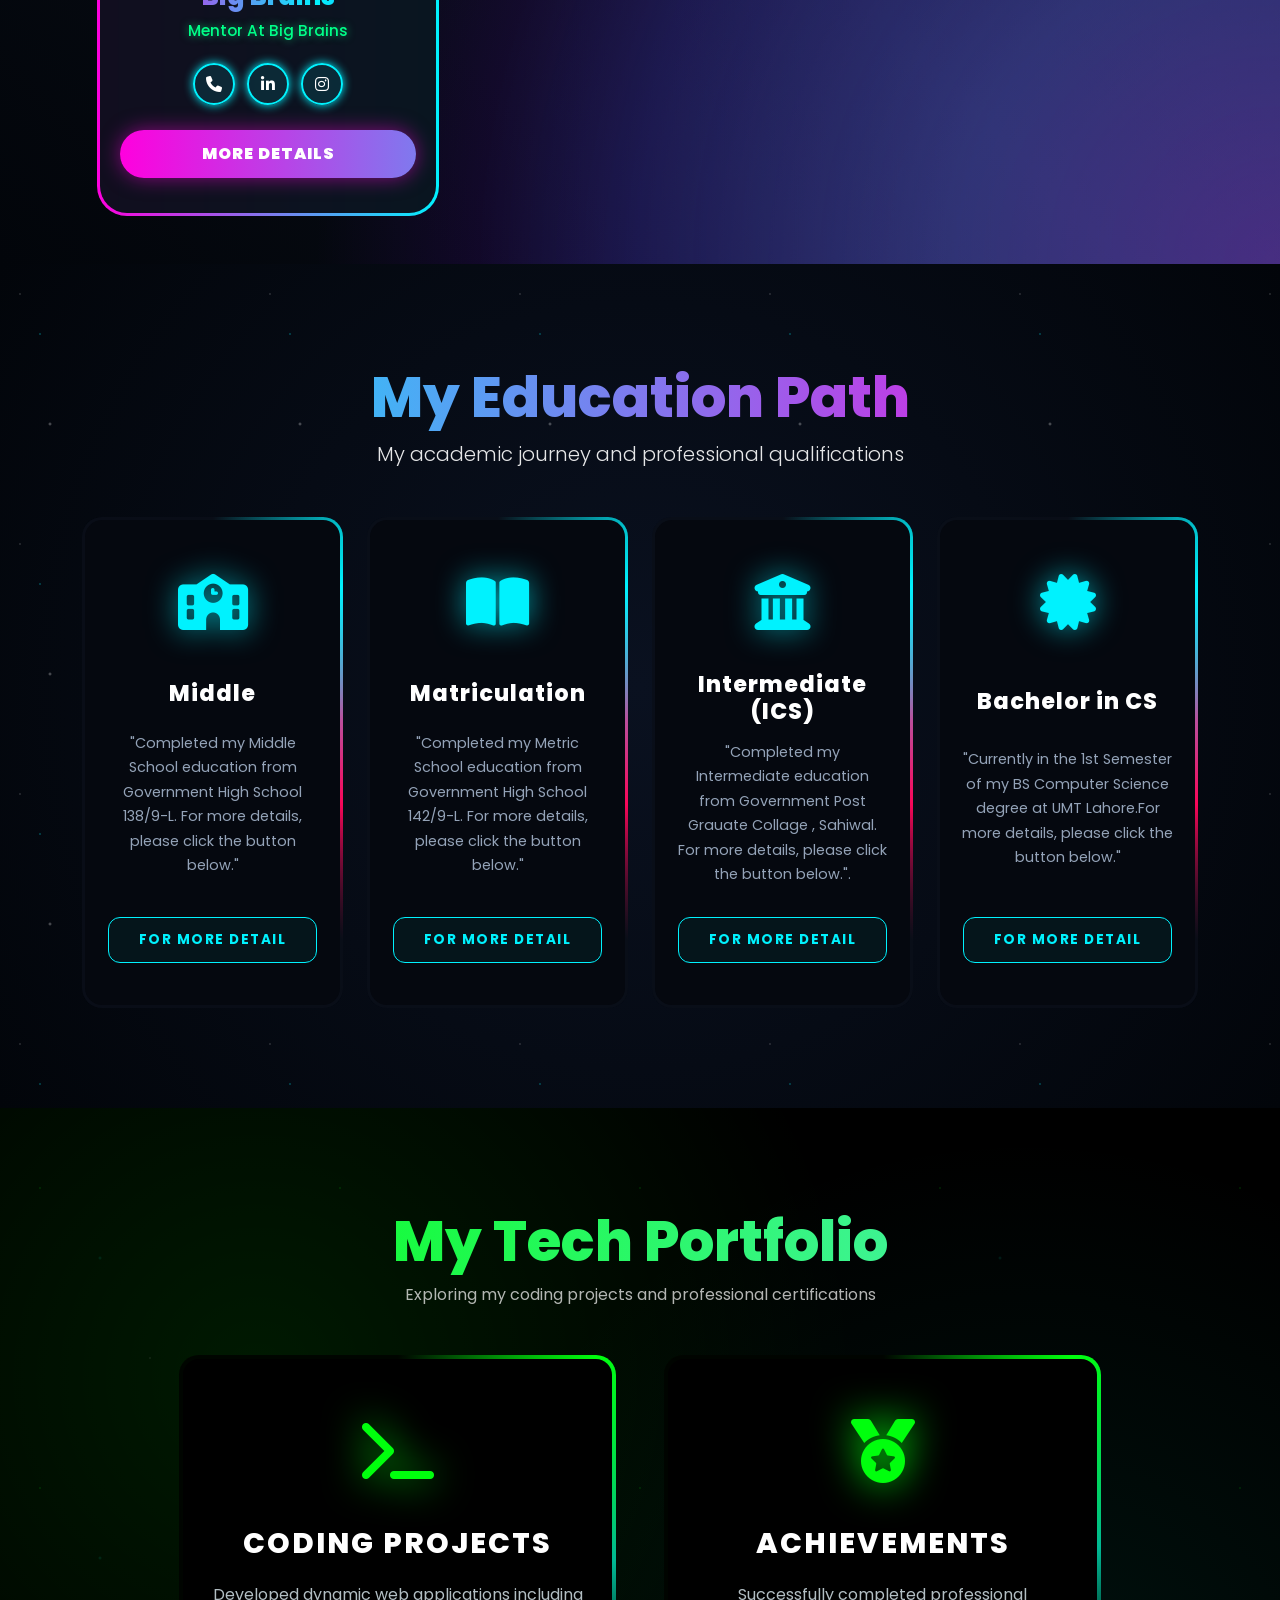
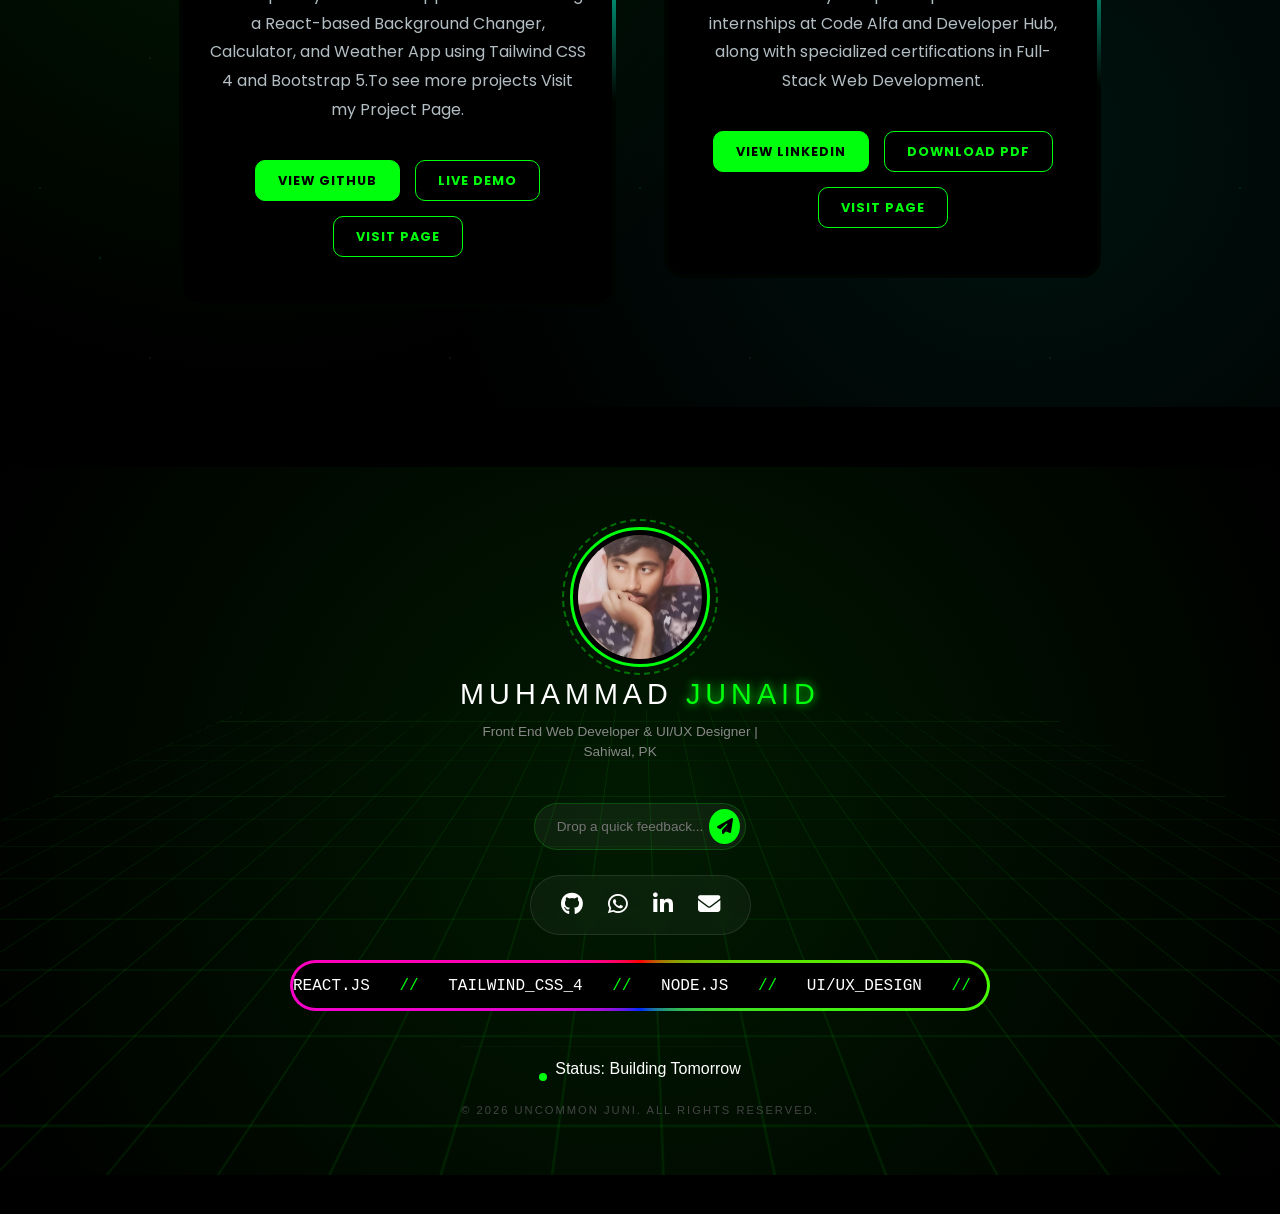
<file: Portfilo website/index.html>
<!DOCTYPE html>
<html lang="en">
<head>
  <meta charset="UTF-8">
  <meta name="viewport" content="width=device-width, initial-scale=1.0">
  <title>Juni</title>

  <link rel="icon" type="image/x-icon" href="/images/mainPagePick/logo.png"   style="border-radius: 50%;">
  <!-- //bootstrap online css cdn link start  -->
  
  <link href="https://cdn.jsdelivr.net/npm/bootstrap@5.3.2/dist/css/bootstrap.min.css" rel="stylesheet">

  <!-- //bootstrap online css cdn link start  -->

  <!-- ////google font    online cdn link start  -->
  <link href="https://fonts.googleapis.com/css2?family=Poppins:wght@300;400;600;700&display=swap" rel="stylesheet">

  <!-- ////google font    online cdn link end  -->

  <!-- /// online text rewriter  cdn css link start -->
  <link href="https://unpkg.com/aos@2.3.1/dist/aos.css" rel="stylesheet">
  
  <!-- /// online text rewriter  cdn css link end  -->

  <!-- /// font-awesome online cdn link start  -->
  <link rel="stylesheet" href="https://cdnjs.cloudflare.com/ajax/libs/font-awesome/6.4.2/css/all.min.css">

  
  <!-- /// font-awesome online cdn link end  -->



  <!-- ----------------navbar css link start ----------  -->
   <link rel="stylesheet" href="mainpage/navbar.css">
  <!-- ----------------navbar css link end ----------  -->



  <!-- ////main css file link start   -->

  <link rel="stylesheet" href="mainpage/MainStyle.css">
  
  <!-- ////main css file link end   -->


  <!-- ///respoive css file link here start  -->
   
  <link rel="stylesheet" href="mainpage/Keyframe-main.css">
  
  <!-- ///respoive css file link here end  -->

  <!-- about section css link start  -->
   <link rel="stylesheet" href="mainpage/About.css">
  <!-- about section css link end -->


     <!-- service section css link start  -->
      <link rel="stylesheet" href="mainpage/servicesection.css">
     <!-- service section css link end  -->


     <!-- skill sction css link start  -->
      <link rel="stylesheet" href="mainpage/skillsection.css">
     <!-- skill sction css link end   -->
     
     <!-- Team section stle link start  -->

    <link rel="stylesheet" href="mainpage/teamsection.css">
     <!-- Team section stle link end -->



     <!-- /////experience section css link start  -->
      <link rel="stylesheet" href="mainpage/Experinence.css">
     <!-- /////experience section css link end  -->


     <!-- ------------------eduation section css link start ----------  -->
      <link rel="stylesheet" href="mainpage/Education.css">
     <!-- ------------------eduation section css link end ----------  -->

     <!-- -----------------projects-certification link css start ---------  -->
      <link rel="stylesheet" href="mainpage/project-certificate.css">
     <!-- -----------------projects-certification link css  end ---------  -->


     <!-- -------footer css link start =---------  -->
      <link rel="stylesheet" href="mainpage/Footer.css">
     <!-- -------footer css link end =---------  -->
</head>
<body>


<!-- /// navbar start  -->
<div class="nav-wrapper">
  <nav class="navbar navbar-expand-lg custom-nav mt-3">
    <div class="container-fluid px-2">
      
      <a class="navbar-brand fw-bold" href="#">
        <img src="images/mainPagePick/logo.png" alt="Juni Expert Logo" class="brand-logo-img">
        <span>Uncommon-Juni</span>
      </a>
      
      <button class="navbar-toggler shadow-none" type="button" data-bs-toggle="collapse" data-bs-target="#navbarNav">
        <span class="navbar-toggler-icon"></span>
      </button>
      
      <div class="collapse navbar-collapse justify-content-end" id="navbarNav">
        <ul class="navbar-nav align-items-center gap-2 gap-lg-3">
          <li class="nav-item"><a class="nav-link active" href="#">Home</a></li>
          <li class="nav-item"><a class="nav-link" href="#about">About</a></li>
          <li class="nav-item"><a class="nav-link" href="#services">Services</a></li>
          <li class="nav-item"><a class="nav-link" href="#skills">Skill</a></li>
          <li class="nav-item"><a class="nav-link" href="#team">Team</a></li>
          <li class="nav-item"><a class="nav-link" href="#experience">Tech</a></li>
          <li class="nav-item"><a class="nav-link" href="#Education">Education</a></li>
          <li class="nav-item"><a class="nav-link" href="#projects">Projects</a></li>
          <li class="nav-item ms-lg-2">
            <a  href="https://wa.me/923490819238"  target="_blank"  class="btn btn-cyan-blue btn-neon-small rounded-pill  lets-create-btn" id="openModal"  href="#">LET'S CREATE</a>
          </li>
        </ul>
      </div>
    </div>
  </nav>
</div>
<!-- /// navbar end  -->


<!-- //// hero section start   -->

<section class="hero-section d-flex align-items-center gradient-bg">
  <div class="container">
    <div class="row align-items-center">
      <div class="col-md-7 text-content" data-aos="fade-right" data-aos-duration="1200">
        <h6 class="text-uppercase fw-bold text-gradient-cyan mb-3 tracking-widest">Innovative Solutions</h6>
        <h1 class="display-3 fw-bold"> Hello, I'm <span id="typewriter" class="text-gradient-cyan"></span></h1>
        <p class="lead mb-5 opacity-90 text-light">Crafting high-performance digital experiences where bold creativity meets functional code. I specialize in turning complex ideas into pixel-perfect, responsive interfaces that resonate. Let’s collaborate to build your next brilliant digital masterpiece.</p>
        
        

        <div class="festive-note mb-4" data-aos="fade-up">
  <span class="badge rounded-pill border border-info text-light px-3 py-2" style="background: rgba(0, 242, 254, 0.1); backdrop-filter: blur(5px);">
    🌙 <span class="fw-bold text-gradient-cyan">Welcome</span> To everyone By Juni
  </span>
</div>

<div class="contact-prompt mb-3">
  <p class="small text-uppercase tracking-widest opacity-75 mb-3" style="color: var(--cyan); font-weight: 600;"></p>
  <div class="d-flex gap-3 flex-wrap justify-content-md-start justify-content-center cta-btns">
    <a href="mailto:chjunaidhassan95@gamil.com" class="social-icon" title="Email Me">
      <i class="fas fa-envelope"></i>
    </a>
    <a href="tel:+923490819238" class="social-icon" title="Call Me">
      <i class="fas fa-phone-alt"></i>
    </a>
  </div>
</div>
      </div>
      
      <div class="col-md-5 d-flex flex-column align-items-center mt-5 mt-md-0" data-aos="zoom-in" data-aos-duration="1200">
        <div class="profile-container mb-4">
          <div class="glow-ring"></div>
          <img src="images/mainPagePick/122.png" alt="Profile" class="profile-img premium-shadow">
        </div>
        
        <a href="Doucments/MyCv.pdf" download="Junaid_Hassan_CV" class="btn-profile-neon mb-4">Download CV</a>

        <div class="social-icons-wrapper d-flex gap-3">
          <a href="https://www.linkedin.com/in/uncommon-juni/" target="_blank" class="social-icon"><i class="fab fa-linkedin-in"></i></a>
          <a href="https://github.com/uncommonjuni4" target="_blank" class="social-icon"><i class="fab fa-github"></i></a>
          <a href="https://profile.indeed.com/p/muhammadjunaidh-3jt8spk" target="_blank" class="social-icon"><i class="fas fa-briefcase"></i></a>
         <a href="https://wa.me/923490819238" target="_blank" class="social-icon"><i class="fab fa-whatsapp"></i></a>
        </div>
      </div>
      
    </div>
  </div>
</section>

<!-- /////   hereo section end  -->


<!-- About section start  -->

<section class="about-section py-5 position-relative" id="about">
  <div class="about-animation-container"></div>
  
  <div class="container position-relative" style="z-index: 5;">
    <div class="row align-items-center">
      
      <div class="col-md-5 d-flex justify-content-center mb-5 mb-md-0" data-aos="fade-right">
        <div class="about-img-wrapper">
          <div class="about-glow-inner"></div>
          <div class="about-glow-outer"></div>
          <img src="images/mainPagePick/aboutpick.jpeg" alt="Junaid Hassan" class="about-img">
        </div>
      </div>

      <div class="col-md-7 text-content" data-aos="fade-left">
        <h2 class="display-5 fw-bold mb-3">About <span class="text-gradient-cyan">Me</span></h2>
        <h4 class="fw-semibold text-light mb-3">Front-End Developer & BSCS Student</h4>
        
        <p class="lead-text mb-3">
          I’m a passionate **Front-End Web Developer** focused on building clean, responsive, and user-friendly interfaces. 
          With a strong foundation in **HTML, CSS, Bootstrap 5, Tailwind CSS 4, JS, and C**, I’m currently expanding into **React.js** to create dynamic, modern web applications. 💻
        </p>

        <p class="lead-text mb-3 border-start border-info ps-3 py-1" style="background: rgba(0,242,254,0.05);">
          Alongside my academic journey at university, I’ve managed e-commerce operations—buying and selling digital assets, 
          handling negotiations, and scaling processes. This sharpened my **strategic thinking** and ability to thrive 
          in fast-paced digital environments. ⚡
        </p>

        <p class="lead-text mb-4">
          As a CS student, I’ve tackled **C++ programming and Discrete Structures**, which enhanced my analytical approach. 
          My ultimate goal is to grow as a **MERN Stack Developer** and collaborate on innovative, real-world projects. 🌱
        </p>
        
        <div class="d-flex gap-3">
            <a href="#projects" class="btn-more-about">View Projects</a>
            <a href="Doucments/MyCv.pdf" download class="btn-outline-neon">Get CV</a>
        </div>
      </div>

    </div>
  </div>
</section>

<!-- About section End   -->


    <!-- Services section start  -->

   <section class="services-section d-flex align-items-center" id="services">
  <div class="container main-services-frame" data-aos="fade-up">
    
    <h2 class="display-4 fw-bold text-center mb-5 mt-4">
      My <span class="text-gradient-cyan">Services</span>
    </h2>

    <div class="row g-4 justify-content-center pb-5">
      <div class="col-md-6 col-lg-3">
        <div class="service-card glow-cyan">
          <div class="icon-box"><i class="fas fa-code"></i></div>
          <h5 class="fw-bold mt-3">Web Services</h5>
          <p class="small opacity-80">Building responsive and performant web applications using modern technologies.</p>
        </div>
      </div>

      <div class="col-md-6 col-lg-3">
        <div class="service-card glow-purple">
          <div class="icon-box"><i class="fas fa-paint-brush"></i></div>
          <h5 class="fw-bold mt-3">UI & UX</h5>
          <p class="small opacity-80">Crafting intuitive and engaging user interfaces for an optimal experience.</p>
        </div>
      </div>

      <div class="col-md-6 col-lg-3">
        <div class="service-card glow-blue">
          <div class="icon-box"><i class="fas fa-tasks"></i></div>
          <h5 class="fw-bold mt-3">Project Management</h5>
          <p class="small opacity-80">Managing project lifecycles, ensuring timely delivery and quality.</p>
        </div>
      </div>

      <div class="col-md-6 col-lg-3">
        <div class="service-card glow-pink">
          <div class="icon-box"><i class="fas fa-lightbulb"></i></div>
          <h5 class="fw-bold mt-3">Problem Solver</h5>
          <p class="small opacity-80">Finding efficient solutions to complex technical challenges.</p>
        </div>
      </div>
    </div>

  </div>
</section>

    <!-- Services section end   [-->


    <!-- -----skill-section  start-->

  
    <section class="skills-section d-flex align-items-center position-relative" id="skills">
  <div class="skills-blur-bg"></div>
  
  <div class="container position-relative" style="z-index: 5;" data-aos="fade-up">
    <div class="text-center mb-5">
      <h2 class="display-5 fw-bold text-white">Technical <span class="text-gradient-cyan">Expertise</span></h2>
      <p class="opacity-75 text-light px-3">Professional skills and tools I use to bring ideas to life</p>
    </div>

    <div class="row g-3 g-md-4 justify-content-center">
      
      <div class="col-6 col-md-4 col-lg-2" data-aos="zoom-in" data-aos-delay="100">
        <div class="modern-skill-card">
          <div class="skill-inner">
            <i class="fab fa-html5 text-orange"></i>
            <span>HTML5</span>
            <div class="fw-bold percent-text">85%</div>
            <a href="https://github.com/uncommonjuni4/HTML-projects" target="_blank" class="btn-github-skill">Repo <i class="fab fa-github"></i></a>
            <div class="skill-dot"></div>
          </div>
        </div>
      </div>

      <div class="col-6 col-md-4 col-lg-2" data-aos="zoom-in" data-aos-delay="150">
        <div class="modern-skill-card">
          <div class="skill-inner">
            <i class="fab fa-css3-alt text-blue-alt"></i>
            <span>CSS3</span>
            <div class="fw-bold percent-text">80%</div>
            <a href="https://github.com/uncommonjuni4/Html-css-projects" target="_blank" class="btn-github-skill">Repo <i class="fab fa-github"></i></a>
            <div class="skill-dot"></div>
          </div>
        </div>
      </div>

      <div class="col-6 col-md-4 col-lg-2" data-aos="zoom-in" data-aos-delay="200">
        <div class="modern-skill-card">
          <div class="skill-inner">
            <i class="fab fa-js text-yellow"></i>
            <span>JavaScript</span>
            <div class="fw-bold percent-text">75%</div>
            <a href="https://github.com/uncommonjuni4/JS-Practice" target="_blank" class="btn-github-skill">Repo <i class="fab fa-github"></i></a>
            <div class="skill-dot"></div>
          </div>
        </div>
      </div>

      <div class="col-6 col-md-4 col-lg-2" data-aos="zoom-in" data-aos-delay="250">
        <div class="modern-skill-card">
          <div class="skill-inner">
            <i class="fab fa-bootstrap text-purple-alt"></i>
            <span>Bootstrap 5</span>
            <div class="fw-bold percent-text">80%</div>
            <a href="https://github.com/uncommonjuni4/Bootstrap_projects" target="_blank" class="btn-github-skill">Repo <i class="fab fa-github"></i></a>
            <div class="skill-dot"></div>
          </div>
        </div>
      </div>
 
         <div class="col-6 col-md-4 col-lg-2" data-aos="zoom-in" data-aos-delay="250">
        <div class="modern-skill-card">
          <div class="skill-inner">
            <i class="fab fa-node-js text-purple-alt"></i>
            <span>Node js</span>
            <div class="fw-bold percent-text">20%</div>
            <a href="https://github.com/uncommonjuni4/Node_Js_Course" target="_blank" class="btn-github-skill">Repo <i class="fab fa-github"></i></a>
            <div class="skill-dot"></div>
          </div>
        </div>
      </div>
      <div class="col-6 col-md-4 col-lg-2" data-aos="zoom-in" data-aos-delay="300">
        <div class="modern-skill-card">
          <div class="skill-inner">
            <i class="fas fa-wind text-cyan"></i>
            <span>Tailwind</span>
            <div class="fw-bold percent-text">70%</div>
            <a href="https://github.com/uncommonjuni4/-Tailwind-css-project-1" target="_blank" class="btn-github-skill">Repo <i class="fab fa-github"></i></a>
            <div class="skill-dot"></div>
          </div>
        </div>
      </div>

      <div class="col-6 col-md-4 col-lg-2" data-aos="zoom-in" data-aos-delay="350">
        <div class="modern-skill-card highlight-glow">
          <div class="skill-inner">
            <i class="fab fa-react text-info"></i>
            <span>React.js</span>
            <div class="fw-bold percent-text">45%</div>
            <a href="https://github.com/uncommonjuni4/React-Js-projects" target="_blank" class="btn-github-skill">Repo <i class="fab fa-github"></i></a>
            <div class="skill-dot"></div>
          </div>
        </div>
      </div>

      <div class="col-6 col-md-4 col-lg-2" data-aos="zoom-in" data-aos-delay="400">
        <div class="modern-skill-card">
          <div class="skill-inner">
            <i class="fab fa-python text-blue"></i>
            <span>Python</span>
            <div class="fw-bold percent-text">45%</div>
            <a href="https://github.com/uncommonjuni4/Code-alfla-Intership-projects" target="_blank" class="btn-github-skill">Repo <i class="fab fa-github"></i></a>
            <div class="skill-dot"></div>
          </div>
        </div>
      </div>

      <div class="col-6 col-md-4 col-lg-2" data-aos="zoom-in" data-aos-delay="450">
        <div class="modern-skill-card">
          <div class="skill-inner">
            <i class="fas fa-code text-secondary"></i>
            <span>C++</span>
            <div class="fw-bold percent-text">60%</div>
            <a href="https://github.com/uncommonjuni4/C---Working" target="_blank" class="btn-github-skill">Repo <i class="fab fa-github"></i></a>
            <div class="skill-dot"></div>
          </div>
        </div>
      </div>

      <div class="col-6 col-md-4 col-lg-2" data-aos="zoom-in" data-aos-delay="500">
        <div class="modern-skill-card">
          <div class="skill-inner">
            <i class="fab fa-github text-white"></i>
            <span>GitHub</span>
            <div class="fw-bold percent-text">70%</div>
            <a href="https://github.com/uncommonjuni4" target="_blank" class="btn-github-skill"><i class="fab fa-github"></i></a>
            <div class="skill-dot"></div>
          </div>
        </div>
      </div>

      <div class="col-6 col-md-4 col-lg-2" data-aos="zoom-in" data-aos-delay="550">
        <div class="modern-skill-card">
          <div class="skill-inner">
            <i class="fas fa-cloud-upload-alt text-teal"></i>
            <span>Netlify</span>
            <div class="fw-bold percent-text">65%</div>
            <a href="https://app.netlify.com/teams/uncommonjuni4/projects" target="_blank" class="btn-github-skill">Repo <i class="fab fa-github"></i></a>
            <div class="skill-dot"></div>
          </div>
        </div>
      </div>

      <div class="col-6 col-md-4 col-lg-2" data-aos="zoom-in" data-aos-delay="600">
        <div class="modern-skill-card highlight-linkedin">
          <div class="skill-inner">
            <i class="fab fa-linkedin linkedin-color"></i>
            <span>LinkedIn</span>
            <div class="fw-bold percent-text" style="color: #0077b5;">90%</div>
            <a href="http://linkedin.com/in/uncommon-juni" target="_blank" class="btn-github-skill" style="border-color: #0077b5;">View <i class="fab fa-linkedin"></i></a>
            <div class="skill-dot"></div>
          </div>
        </div>
      </div>

    </div>
  </div>
</section>


    <!-- -----skill-section  end-->



    <!-- Team Section start  -->
     
 <section class="team-section py-5" id="team">
  <div class="container position-relative" style="z-index: 5;" data-aos="fade-up">
    
    <div class="text-center mb-5">
      <h2 class="display-5 fw-bold text-white">My Expert <span class="text-gradient-cyan">Teachers</span></h2>
      <p class="opacity-75 text-light mx-auto" style="max-width: 600px;">
        Connect with our specialists directly for guidance and professional collaboration.
      </p>
    </div>

    <div class="row g-4 justify-content-center">
      
      <div class="col-md-6 col-lg-4">
        <div class="expert-card glow-cyan">
          <div class="expert-img-holder">
            <img src="images/teampick/saeed1.jpeg" alt="Saeed Hassan">
          </div>
          <h5 class="text-white fw-bold mb-1">Saeed Hassan</h5>
          <p class="expert-role">Full stack Developer (Php)</p>
          <div class="expert-social">
            <a href="https://github.com/" target="_blank" title="GitHub"><i class="fab fa-github"></i></a>
            <a href="https://www.linkedin.com/in/saeed-hassan-bb0941232?utm_source=share_via&utm_content=profile&utm_medium=member_android" target="_blank" title="LinkedIn"><i class="fab fa-linkedin"></i></a>
            <a href="https://wa.me/923428116598" target="_blank" title="WhatsApp"><i class="fab fa-whatsapp"></i></a>
            <a href="mai3lto:saeedjoyia7@gmail.com" title="Email"><i class="fas fa-envelope"></i></a>
          </div>
        </div>
      </div>

      <div class="col-md-6 col-lg-4">
        <div class="expert-card glow-purple">
          <div class="expert-img-holder">
            <img src="images/teampick/raiz.jpeg" alt="Sarah Malik">
          </div>
          <h5 class="text-white fw-bold mb-1">Muhammad Raiz</h5>
          <p class="expert-role">Mern Stack Developer</p>
          <div class="expert-social">
           <a href="https://github.com/Riaz115" target="_blank" title="GitHub"><i class="fab fa-github"></i></a>
            <a href="#" target="_blank"><i class="fab fa-linkedin"></i></a>
            <a href="https://wa.me/923280182715" target="_blank"><i class="fab fa-whatsapp"></i></a>
            <a href="mailto:example@gmail.com"><i class="fas fa-envelope"></i></a>
          </div>
        </div>
      </div>

      <div class="col-md-6 col-lg-4">
        <div class="expert-card glow-orange">
          <div class="expert-img-holder">
            <img src="images/teampick/zain.png" alt="Ali Raza">
          </div>
          <h5 class="text-white fw-bold mb-1">Muhammad Zain</h5>
          <p class="expert-role">WordPress Developer</p>
          <div class="expert-social">
            <a href="https://github.com/zainbuilds" target="_blank"><i class="fab fa-github"></i></a>
            <a href="https://pk.linkedin.com/company/zain-experts" target="_blank"><i class="fab fa-linkedin"></i></a>
            <a href="https://wa.me/923280577114" target="_blank"><i class="fab fa-whatsapp"></i></a>
            <a href="mailto:zainservices5941@gmail.com"><i class="fas fa-envelope"></i></a>
          </div>
        </div>
      </div>

      <div class="col-md-6 col-lg-4">
        <div class="expert-card glow-green">
          <div class="expert-img-holder">
            <img src="./images/teampick/fatima.jpg" alt="Fatima Ahmed">
          </div>
          <h5 class="text-white fw-bold mb-1">Fatima Ahmed</h5>
          <p class="expert-role">Full Stack Engineer</p>
          <div class="expert-social">
            <a href="#" target="_blank"><i class="fab fa-github"></i></a>
            <a href="#" target="_blank"><i class="fab fa-linkedin"></i></a>
            <a href="https://wa.me/923000000000" target="_blank"><i class="fab fa-whatsapp"></i></a>
            <a href="mailto:example@gmail.com"><i class="fas fa-envelope"></i></a>
          </div>
        </div>
      </div>

      <div class="col-md-6 col-lg-4">
        <div class="expert-card glow-red">
          <div class="expert-img-holder">
            <img src="images/teampick/juni.jpg" alt="James Wilson">
          </div>
          <h5 class="text-white fw-bold mb-1">Junaid Hassan</h5>
          <p class="expert-role">Front end Developer</p>
          <div class="expert-social">
            <a href="http://linkedin.com/in/uncommon-juni" target="_blank"><i class="fab fa-linkedin"></i></a>
            <a href="https://wa.me/923490819238" target="_blank"><i class="fab fa-whatsapp"></i></a>
            <a href="mailto:chjunaidhassan95@gmail.com"><i class="fas fa-envelope"></i></a>
            <a href="http://github.com/uncommonjuni4" target="_blank"><i class="fab fa-github"></i></a>
          </div>
        </div>
      </div>
     <div class="col-md-6 col-lg-4">
        <div class="expert-card glow-red">
          <div class="expert-img-holder">
            <img src="images/teampick/shoabi hamza.jpeg" alt="James Wilson">
          </div>
          <h5 class="text-white fw-bold mb-1">Shoaib Hamza</h5>
          <p class="expert-role">Chaudhary Shoaib Hamza CEO & Founder, App Developer</p>
          <div class="expert-social">
            <a href="https://www.linkedin.com/in/shoaibhamza/" target="_blank"><i class="fab fa-linkedin"></i></a>
            <a href="https://wa.me/923146631398" target="_blank"><i class="fab fa-whatsapp"></i></a>
            <a href="mailto:chaudharyshoaibhamza@gmail.com"><i class="fas fa-envelope"></i></a>
            <a href="http://github.com/theshoaibhamza?tab=overview&from=2026-09-01&to=2026-09-11" target="_blank"><i class="fab fa-github"></i></a>
          </div>
        </div>
      </div>

    </div>
  </div>
</section>
    <!-- Team Section end  -->



    <!-- ///experience  section  start  -->

    <section class="juni-experience-section py-5" id="experience">
    <div class="juni-mesh-bg"></div>
    
    <div class="container relative-content">
        <h2 class="main-title text-center mb-5">Juni Experience in Tech Feild</h2>
        
        <div class="exp-grid-wrapper">
            <div class="glow-box box-1">
                <div class="box-inner">
                    <div class="box-icon">🌐</div>
                    <h3 class="gradient-text">Uni Web Solution</h3>
                    <p class="desc neon-text-blue">Leading Full-Stack & UI/UX Expert Team Projects.</p>
                    <div class="social-btns-group">
                        <a href="tel:+923333530060" class="mini-btn"><i class="fas fa-phone"></i></a>
                        <a href="https://www.linkedin.com/company/uniwebsolutions/" class="mini-btn"><i class="fab fa-linkedin-in"></i></a>
                        <a href="https://www.facebook.com/uniwebsolutions" class="mini-btn"><i class="fab fa-facebook-f"></i></a>
                    </div>
                 <a href="Certificate/page.html" class="big-details-btn" target="_blank"> MORE DETAILS</a>
                </div>
            </div>

            <div class="glow-box box-2">
                <div class="box-inner">
                    <div class="box-icon">🚀</div>
                    <h3 class="gradient-text">Big Brains</h3>
                    <p class="desc neon-text-pink">C++ Intership.</p>
                    <div class="social-btns-group">
                        <a href="https://wa.me/923146631398" class="mini-btn"><i class="fas fa-phone"></i></a>
                        <a href="https://www.linkedin.com/in/shoaibhamza/" class="mini-btn" target="_blank"><i class="fab fa-linkedin-in"></i></a>
                        <a href="https://www.bigbrainslearning.com/" class="mini-btn" target="_blank"><i class="fab  fa-instagram"></i></a>
                    </div>
                  <a href="Certificate/page.html" class="big-details-btn" target="_blank"> MORE DETAILS</a>
                </div>
            </div>

            <div class="glow-box box-3">
                <div class="box-inner">
                    <div class="box-icon">💻</div>
                    <h3 class="gradient-text">Big Brains </h3>
                    <p class="desc neon-text-cyan">Software Testing Intership.</p>
                    <div class="social-btns-group">
                        <a href="https://wa.me/923146631398" class="mini-btn" target="_blank"><i class="fas fa-phone" ></i></a>
                        <a href="https://www.linkedin.com/in/shoaibhamza/ " target="_blank"   class="mini-btn"><i class="fab fa-linkedin-in"></i></a>
                        <a href="https://www.bigbrainslearning.com/" target="_blank"  class="mini-btn"><i class="fab  fa-instagram"></i></a>
                    </div>
                 <a href="Certificate/page.html" class="big-details-btn" target="_blank"> MORE DETAILS</a>
                </div>
            </div>

            <div class="glow-box box-4">
                <div class="box-inner">
                    <div class="box-icon">🔥</div>
                    <h3 class="gradient-text">Big Brains</h3>
                    <p class="desc neon-text-green">Mentor At Big Brains
                    </p>
                    <div class="social-btns-group">
                        <a href="https://wa.me/923146631398" class="mini-btn" target="_blank"><i class="fas fa-phone"></i></a>
                        <!-- <a href="https://www.linkedin.com/in/saeed-hassan-bb0941232?utm_source=share_via&utm_content=profile&utm_medium=member_android" class="mini-btn"  target="_blank"><i class="fab fa-linkedin-in"></i></a>
                        <a href="https://github.com/" target="_blank" title="GitHub" class="mini-btn" ><i class="fab fa-github"></i></a> -->
                         <a href="https://www.linkedin.com/in/shoaibhamza/" class="mini-btn" target="_blank"><i class="fab fa-linkedin-in"></i></a>
                        <a href="https://www.bigbrainslearning.com/" class="mini-btn" target="_blank"><i class="fab  fa-instagram"></i></a>
                    </div>
                    <a href="Certificate/page.html" class="big-details-btn" target="_blank"> MORE DETAILS</a>
                </div>
            </div>
        </div>
    </div>
</section>
    <!-- <///experience  section   end -- -->

    <!-- ------------------eduation section start ------------   -->
      <section class="education-section"  id="Education">
    <div class="container">
        <div class="text-center mb-5">
            <h2 class="display-4 text-gradient-cyan">My Education Path</h2>
            <p class="lead">My academic journey and professional qualifications</p>
        </div>

        <div class="row g-4">
            <div class="col-lg-3 col-md-6">
                <div class="edu-card glow-cyan">
                    <div class="edu-icon-box">
                        <i class="fas fa-school"></i>
                    </div>
                    <h5 class="edu-title">Middle</h5>
                    <p class="edu-desc">"Completed my Middle School education from Government High School 138/9-L. For more details, please click the button below."</p>
                    <a href="#" class="btn-edu-detail">For More Detail</a>
                </div>
            </div>

            <div class="col-lg-3 col-md-6">
                <div class="edu-card glow-purple">
                    <div class="edu-icon-box">
                        <i class="fas fa-book-open"></i>
                    </div>
                    <h5 class="edu-title">  Matriculation</h5>
                    <p class="edu-desc">"Completed my Metric School education from Government High School 142/9-L. For more details, please click the button below."</p>
                    <a href="#" class="btn-edu-detail">For More Detail</a>
                </div>
            </div>

            <div class="col-lg-3 col-md-6">
                <div class="edu-card glow-pink">
                    <div class="edu-icon-box">
                        <i class="fas fa-university"></i>
                    </div>
                    <h5 class="edu-title"> Intermediate (ICS)</h5>
                    <p class="edu-desc">"Completed my Intermediate  education from Government Post Grauate Collage , Sahiwal. For more details, please click the button below.".</p>
                    <a href="#" class="btn-edu-detail">For More Detail</a>
                </div>
            </div>

            <div class="col-lg-3 col-md-6">
                <div class="edu-card glow-orange">
                    <div class="edu-icon-box">
                        <i class="fas fa-certificate"></i>
                    </div>
                    <h5 class="edu-title">Bachelor in CS</h5>
                    <p class="edu-desc">"Currently in the 1st Semester of my BS Computer Science degree at UMT Lahore.For more details, please click the button below."</p>
                    <a href="#" class="btn-edu-detail">For More Detail</a>
                </div>
            </div>
        </div>
    </div>
</section>
    <!-- ------------------eduation section end ------------   -->



    <!-- -----------------projects and certifuiacte section start ----------  -->
     <section class="projects-cert-section-green"  id="projects">
    <div class="container">
        <div class="text-center mb-5">
            <h2 class="display-4 text-gradient-green">My Tech Portfolio</h2>
            <p class="lead-green">Exploring my coding projects and professional certifications</p>
        </div>

        <div class="row g-5 justify-content-center">
            <div class="col-lg-5 col-md-6">
                <div class="work-card-green">
                    <div class="work-icon-box-green">
                        <i class="fas fa-terminal"></i>
                    </div>
                    <h3 class="work-title-green">Coding Projects</h3>
                    <p class="work-desc-green">Developed dynamic web applications including a React-based Background Changer, Calculator, and Weather App using Tailwind CSS 4 and Bootstrap 5.To see more projects  Visit my Project Page.</p>
                    
                    <div class="work-btn-group">
                        <a href="https://github.com/uncommonjuni4" target="_blank" class="btn-work-detail-green">View GitHub</a>
                        <a href="https://app.netlify.com/teams/chjunaidhassan295-code/projects"  target="_blank" class="btn-work-detail-green btn-outline-green">Live Demo</a>
                        <a href="project-data/project.html"    target="_blank" class="btn-work-detail-green btn-outline-green">Visit Page</a>
                    </div>
                </div>
            </div>

            <div class="col-lg-5 col-md-6">
                <div class="work-card-green">
                    <div class="work-icon-box-green">
                        <i class="fas fa-medal"></i>
                    </div>
                    <h3 class="work-title-green">Achievements</h3>
                    <p class="work-desc-green">Successfully completed professional internships at Code Alfa and Developer Hub, along with specialized certifications in Full-Stack Web Development.</p>
                    
                    <div class="work-btn-group">
                        <a href="http://linkedin.com/in/uncommon-juni" target="_blank" class="btn-work-detail-green">View LinkedIn</a>
                        <a href="./Doucments/MyCv.pdf"  target="_blank" class="btn-work-detail-green btn-outline-green">Download PDF</a>
                        <!-- <a href="./Certificate/page.html" class="btn-work-detail-green btn-outline-green">Visit Page</a> -->
                         <a href="./Certificate/page.html" target="_blank" class="btn-work-detail-green btn-outline-green">Visit Page</a>
                    </div>
                </div>
            </div>
        </div>
    </div>
</section>
    <!--  -----------------projects and certifuiacte section end  ----------   --><footer class="juni-final-footer">
    




  <!-- //bootstrap online js cdn link start  -->

<script src="https://cdn.jsdelivr.net/npm/bootstrap@5.3.2/dist/js/bootstrap.bundle.min.js"></script>

<!-- //bootstrap online js cdn link end  -->


  <!-- /// online text rewriter  cdn js link start  -->  

<script src="https://unpkg.com/aos@2.3.1/dist/aos.js"></script>

  <!-- /// online text rewriter  cdn js link end  -->


  <!-- for animation  -->
<script>
  AOS.init({ once: true });
</script>


  <!-- for animation  -->


  <!-- ///here main js link start  -->
<script src="mainpage/Main.js"></script>

<!-- ///here main js link end  -->
 


<script src="mainpage/Main.js"></script>
</body>
<!-- ------ footer start ----------  -->
 <footer class="juni-final-footer">
    <div class="footer-bg-engine">
        <div class="cyber-grid"></div>
        <div class="neon-particles"></div>
        <div class="central-glow"></div>
    </div>

    <div class="footer-content-wrapper">
        <div class="footer-section header-area">
            <div class="avatar-container-fixed">
                <div class="spinning-ring-fixed"></div>
                <div class="profile-img-frame">
                    <img src="images/mainPagePick/aboutpick.jpeg" alt="Uncommon Junaid" class="actual-profile-pic">
                </div>
            </div>
            <h2 class="dev-logo">MUHAMMAD<span> JUNAID</span></h2>
            <p class="dev-tagline">Front End Web Developer & UI/UX Designer | Sahiwal, PK</p>
        </div>

        <div class="footer-section feedback-area">
            <form class="feedback-glass-form">
                <input type="text" placeholder="Drop a quick feedback..." class="feedback-input">
                <button type="submit" class="feedback-send-btn">
                    <i class="fas fa-paper-plane"></i>
                </button>
            </form>
        </div>

        <div class="footer-section dock-area">
            <div class="glass-dock">
                <a href="https://github.com/uncommonjuni4" target="_blank" class="dock-link" title="GitHub"><i class="fab fa-github"></i></a>
                <a href="https://wa.me/yournumber" target="_blank" class="dock-link" title="WhatsApp"><i class="fab fa-whatsapp"></i></a>
                <a href="https://www.linkedin.com/in/uncommon-juni" target="_blank" class="dock-link" title="LinkedIn"><i class="fab fa-linkedin-in"></i></a>
                <a href="mailto:your-email@gmail.com" class="dock-link" title="Email"><i class="fas fa-envelope"></i></a>
            </div>
        </div>

        <div class="marquee-wrapper-rounded">
            <div class="moving-gradient-border"></div>
            <div class="tech-marquee-inner">
                <div class="marquee-content">
                    <span>REACT.JS</span> <span class="divider">//</span>
                    <span>TAILWIND_CSS_4</span> <span class="divider">//</span>
                    <span>NODE.JS</span> <span class="divider">//</span>
                    <span>UI/UX_DESIGN</span> <span class="divider">//</span>
                    <span>PYTHON_FULLSTACK</span> <span class="divider">//</span>
                    <span>SAHIWAL_DEVELOPER</span> <span class="divider">//</span>
                    <span>MODERN_UI</span> <span class="divider">//</span>
                    <span>REACT.JS</span>
                </div>
            </div>
        </div>

        <div class="footer-section meta-area">
            <hr class="footer-line">
            <div class="meta-flex">
                <div class="system-status">
                    <span class="live-pulse"></span>
                    <p>Status: <span>Building Tomorrow</span></p>
                </div>
                <div class="copyright-text">
                    <p>© 2026 UNCOMMON JUNI. All Rights Reserved.</p>
                </div>
            </div>
        </div>
    </div>
</footer>
<!-- ------ footer end ----------  -->
 

  
</body>
</html>
</file>
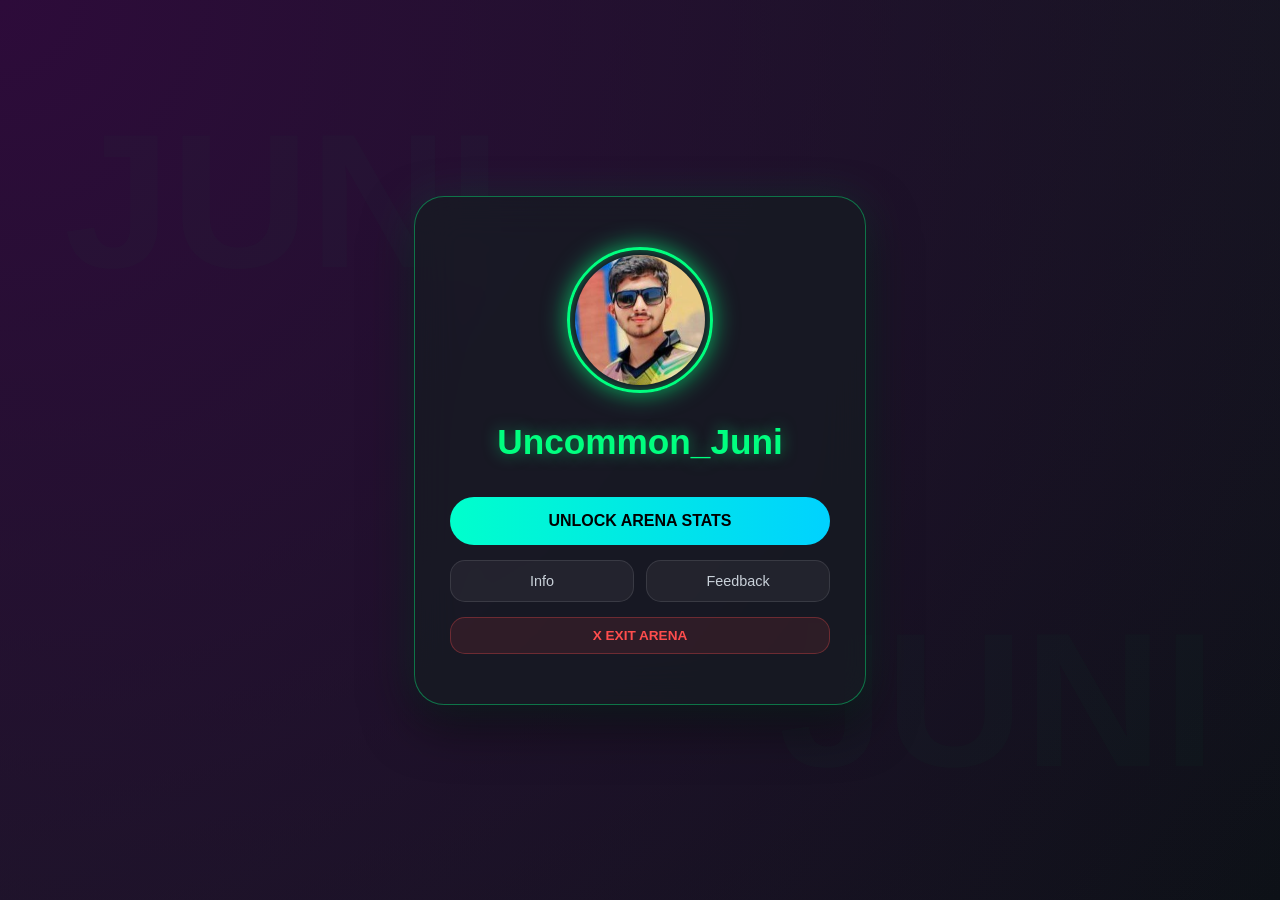
<file: alertbbox/alert.html>
<!DOCTYPE html>
<html lang="en">
<head>
  <meta charset="UTF-8">
  <meta name="viewport" content="width=device-width, initial-scale=1.0">
  <title>Juni Arena - Final Box</title>
  <style>
    body {
      background: radial-gradient(circle at top left, #2d0b3a, transparent),
                  radial-gradient(circle at bottom right, #0d1117, #161b22);
      background-color: #0d1117;
      display: flex;
      justify-content: center;
      align-items: center;
      height: 100vh;
      margin: 0;
      font-family: 'Segoe UI', sans-serif;
      overflow: hidden;
    }

    .bg-name {
      position: absolute;
      font-size: 15vw;
      font-weight: 900;
      color: rgba(0, 255, 127, 0.02);
      text-transform: uppercase;
      z-index: -1;
      user-select: none;
    }

    .arena-card {
      background: rgba(22, 27, 34, 0.75);
      backdrop-filter: blur(20px);
      border: 1.5px solid rgba(0, 255, 127, 0.4);
      border-radius: 30px;
      padding: 50px 35px;
      width: 380px;
      text-align: center;
      box-shadow: 0 0 40px rgba(0, 255, 127, 0.1), 0 20px 50px rgba(0, 0, 0, 0.5);
      position: relative;
    }

    .profile-container {
      display: inline-block;
      border: 3px solid #00ff7f;
      border-radius: 50%;
      padding: 5px;
      margin-bottom: 25px;
      box-shadow: 0 0 25px rgba(0, 255, 127, 0.7), inset 0 0 10px rgba(0, 255, 127, 0.4);
    }

    .profile-img {
      width: 130px;
      height: 130px;
      border-radius: 50%;
      object-fit: cover;
      display: block;
    }

    .username {
      font-size: 2.2rem;
      font-weight: 800;
      color: #00ff7f;
      margin-bottom: 35px;
      text-shadow: 0 0 15px rgba(0, 255, 127, 0.5);
    }

    .btn-unlock {
      background: linear-gradient(90deg, #00ffcc, #00d2ff);
      border: none;
      color: #000;
      font-weight: 800;
      text-transform: uppercase;
      border-radius: 50px;
      padding: 15px;
      width: 100%;
      font-size: 1rem;
      cursor: pointer;
      margin-bottom: 15px;
      transition: 0.3s cubic-bezier(0.175, 0.885, 0.32, 1.275);
    }

    .btn-unlock:hover {
      transform: scale(1.03);
      box-shadow: 0 0 20px rgba(0, 255, 204, 0.6);
    }

    .btn-row {
      display: flex;
      gap: 12px;
      margin-bottom: 15px;
    }

    .btn-option {
      background: rgba(255, 255, 255, 0.05);
      border: 1px solid rgba(255, 255, 255, 0.1);
      color: #c9d1d9;
      border-radius: 15px;
      flex: 1;
      padding: 12px;
      font-size: 0.9rem;
      cursor: pointer;
      transition: 0.3s;
    }

    .btn-option:hover {
      background: rgba(0, 255, 127, 0.1);
      border-color: #00ff7f;
      color: #fff;
    }

    .btn-exit {
      background: rgba(255, 77, 77, 0.1);
      border: 1px solid rgba(255, 77, 77, 0.3);
      color: #ff4d4d;
      border-radius: 15px;
      width: 100%;
      padding: 10px;
      font-size: 0.85rem;
      font-weight: bold;
      text-transform: uppercase;
      cursor: pointer;
      transition: 0.3s;
    }

    .btn-exit:hover {
      background: #ff4d4d;
      color: #fff;
    }
  </style>
</head>
<body>

  <div class="bg-name" style="top: 10%; left: 5%;">JUNI</div>
  <div class="bg-name" style="bottom: 10%; right: 5%;">JUNI</div>

  <div class="arena-card">
    <div class="profile-container">
      <img src="/images/teampick/juni.jpg" alt="Muhammad Junaid Hassan" class="profile-img">
    </div>
    
    <div class="username">Uncommon_Juni</div>

    <!-- Fix 1: Direct link for testing -->
    <button class="btn-unlock" onclick="goHome()">Unlock Arena Stats</button>

    <div class="btn-row">
      <button class="btn-option">Info</button>
      <button class="btn-option">Feedback</button>
    </div>

    <!-- Fix 2: Same function call for Exit -->
    <button class="btn-exit" onclick="goHome()">X Exit Arena</button>
  </div>

  <script>
    function goHome() {
      // Local development ke liye sirf filename kaafi hota hai
      window.location.href = "/index.html"; 
    }
  </script>

</body>
</html>
</file>
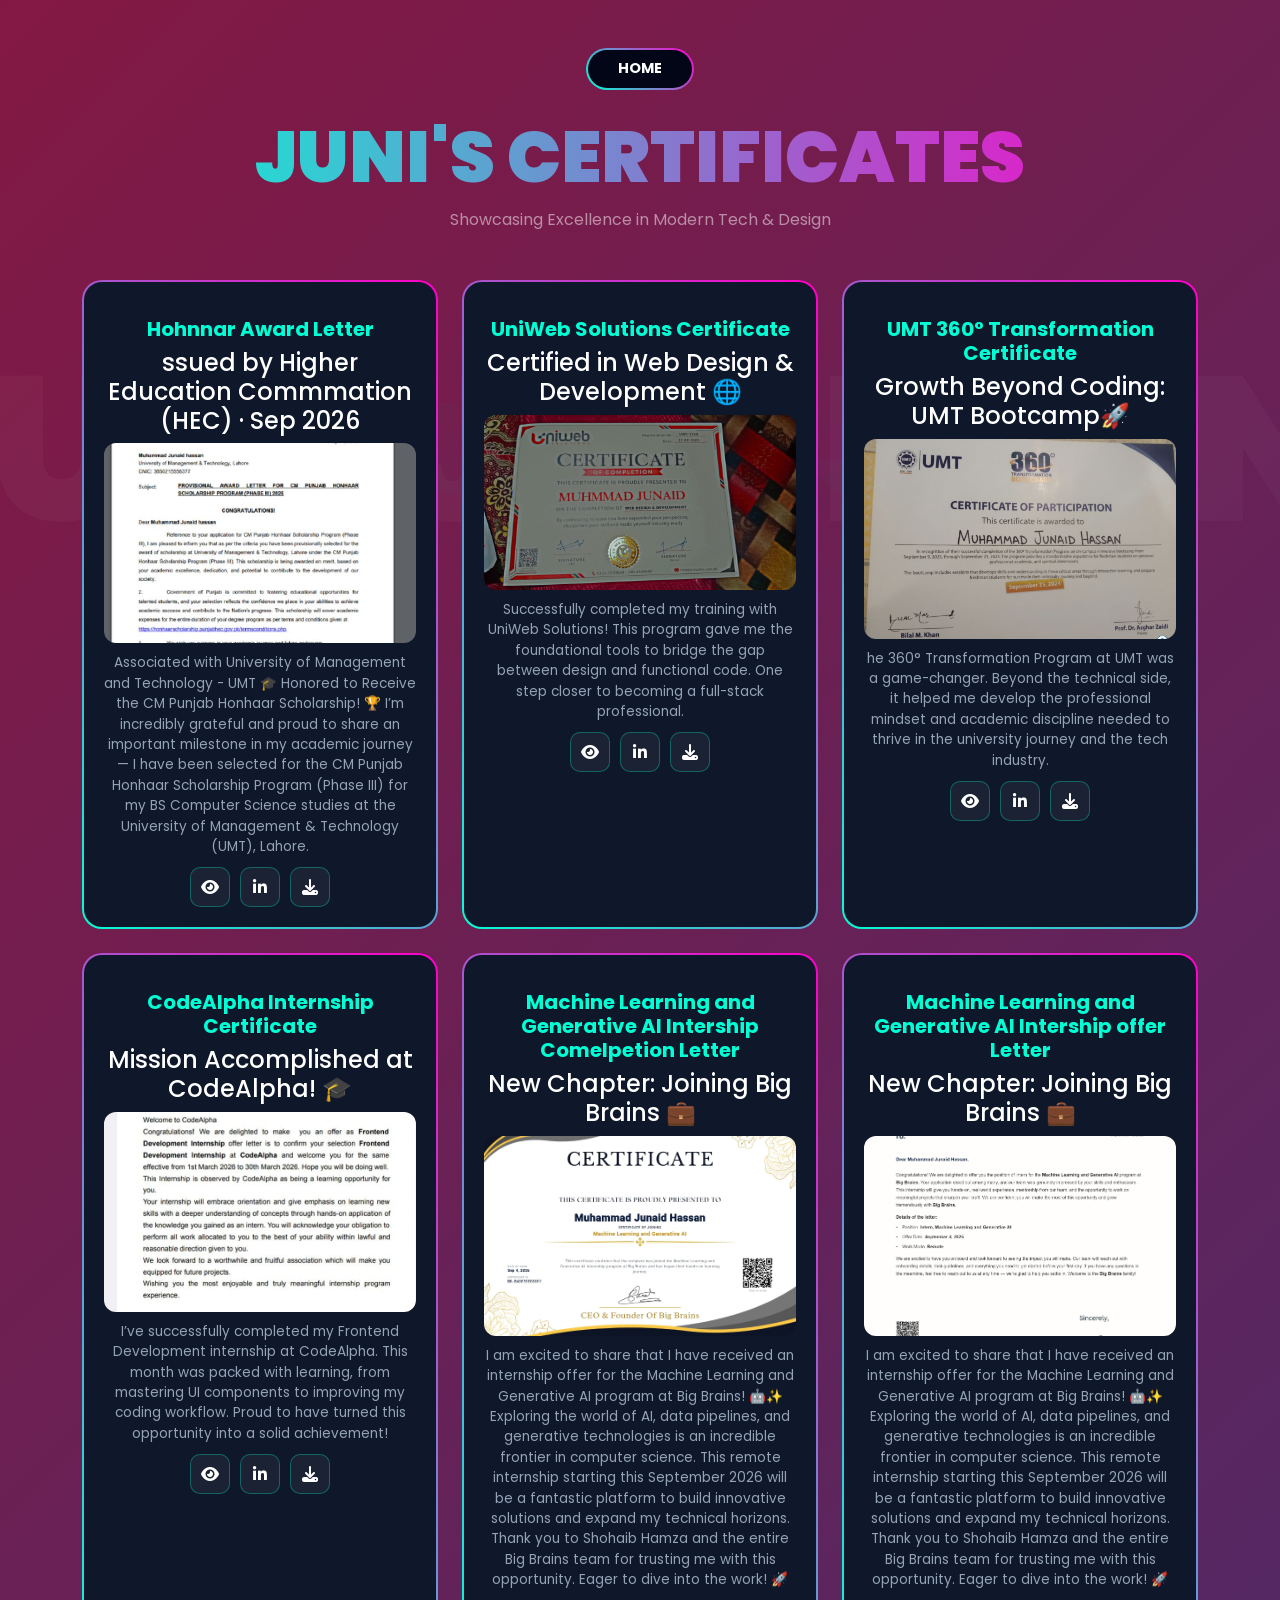
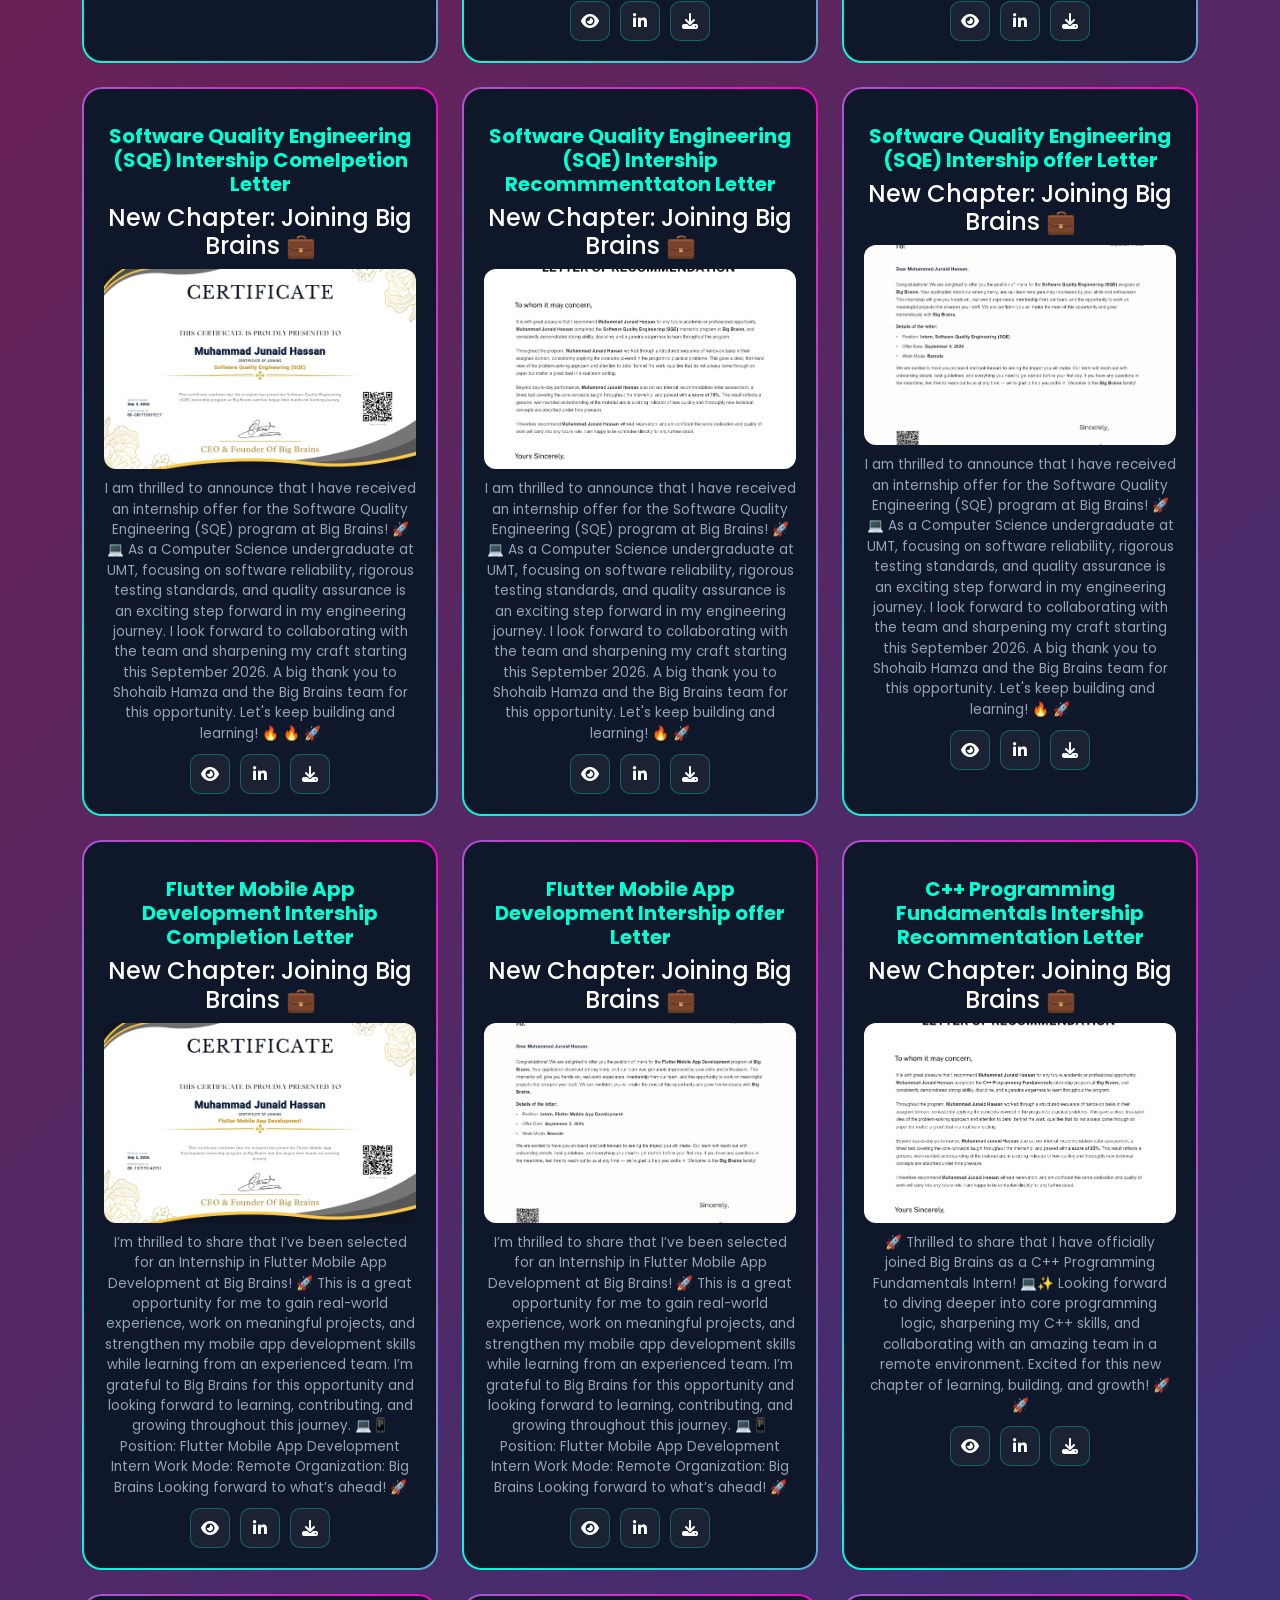
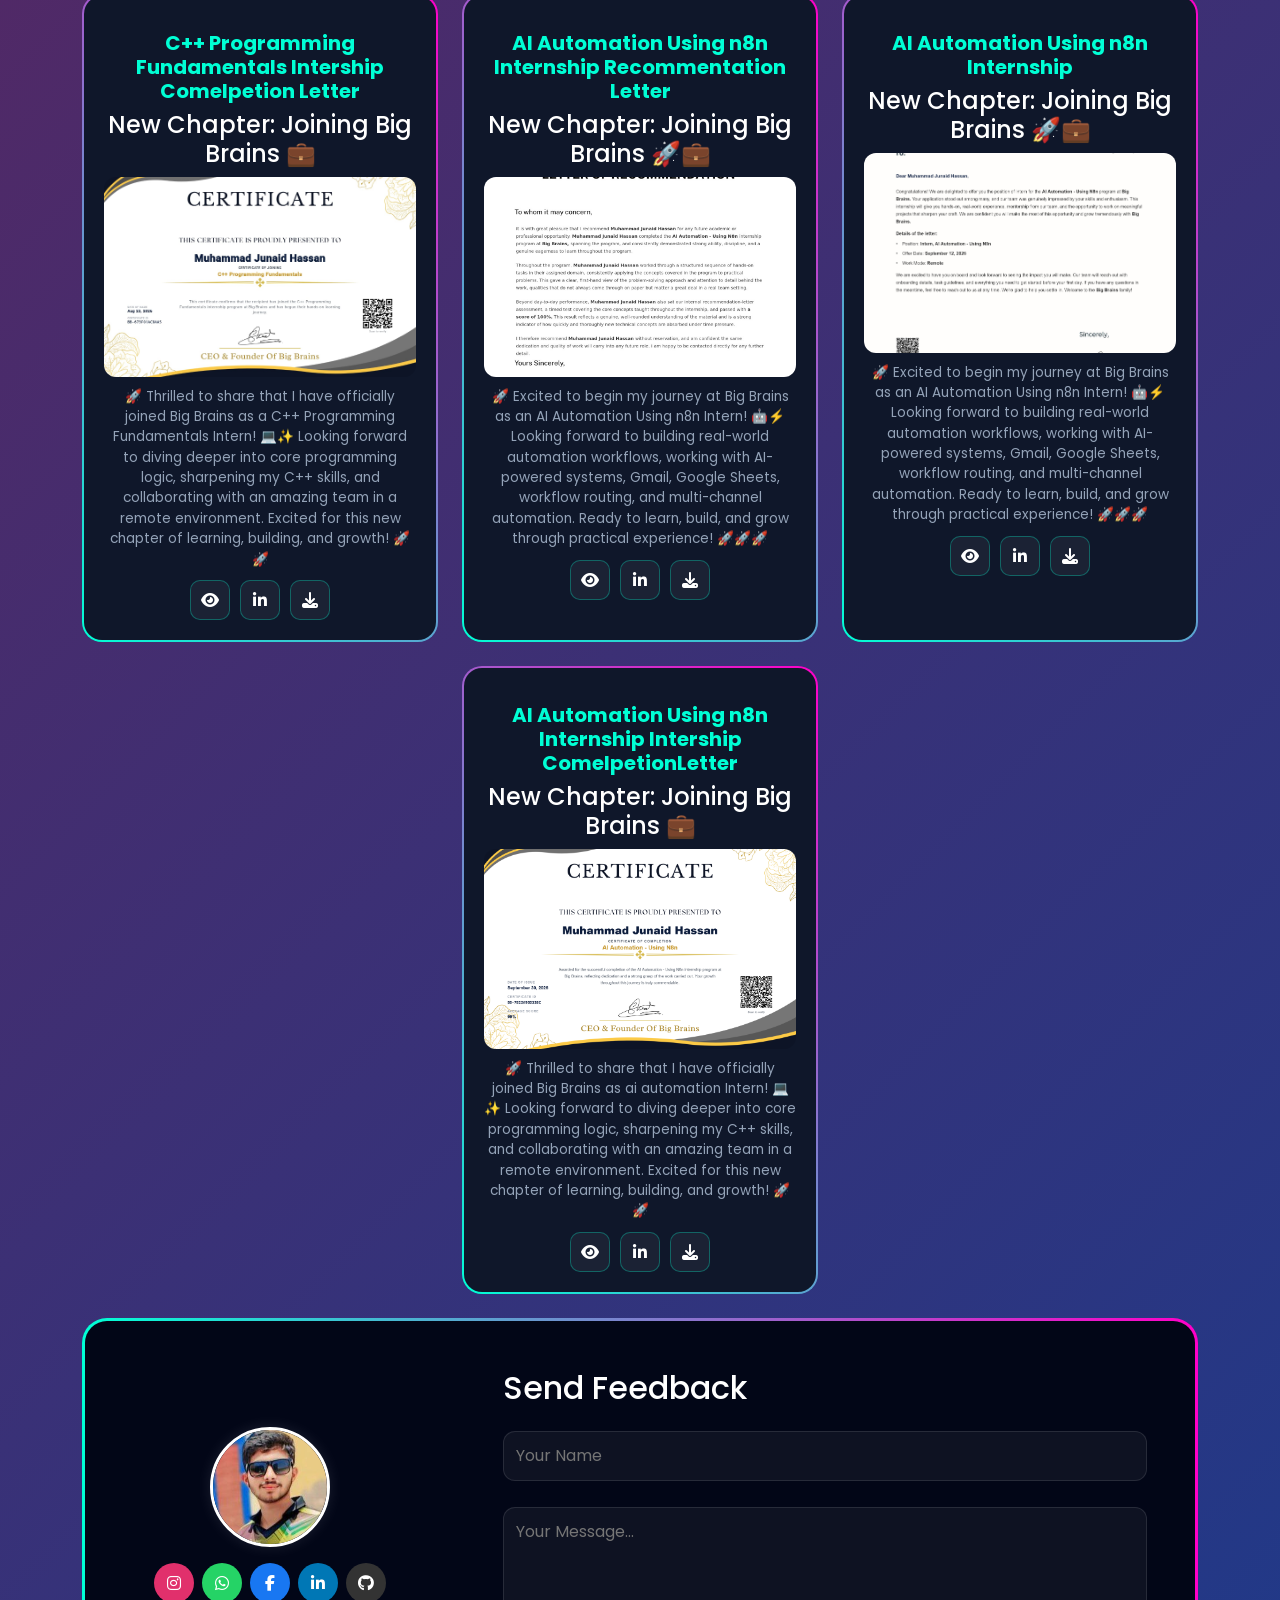
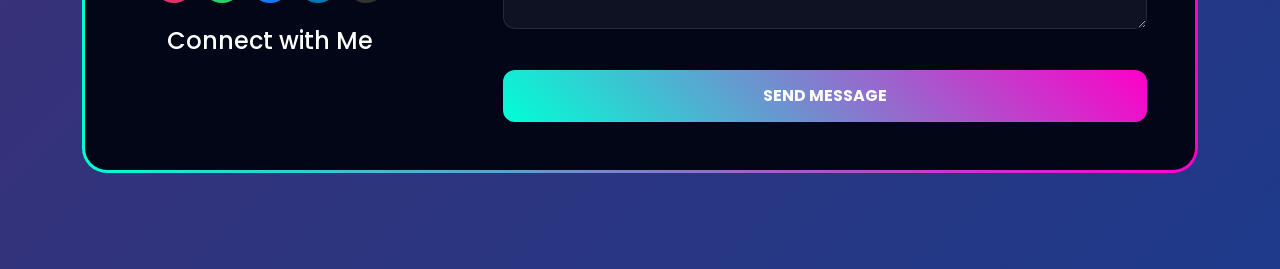
<file: Certificate/page.html>
<!DOCTYPE html>
<html lang="en">
<head>
<script type="text/javascript" src="https://cdn.jsdelivr.net/npm/bootstrap@5.3.0-alpha3/dist/js/bootstrap.bundle.min.js"></script>
<link type="text/css" rel="stylesheet" href="https://cdn.jsdelivr.net/npm/bootstrap@5.3.0-alpha3/dist/css/bootstrap.min.css"/>
    <meta charset="UTF-8">
    <meta name="viewport" content="width=device-width, initial-scale=1.0">
    <title>JUNI || CERTIFICATES</title>
     <link rel="icon" type="image/x-icon" href="/images/mainPagePick/logo.png"   style="border-radius: 50%;">
    <link href="https://fonts.googleapis.com/css2?family=Poppins:wght@300;400;700;900&display=swap" rel="stylesheet">
    <link href="https://cdn.jsdelivr.net/npm/bootstrap@5.3.0/dist/css/bootstrap.min.css" rel="stylesheet">
    <link rel="stylesheet" href="https://cdnjs.cloudflare.com/ajax/libs/font-awesome/6.4.0/css/all.min.css">
    <link rel="stylesheet" href="pagestyle.css">
</head>
<body>

    <!-- ///  for backgroud color  -->

    <div class="juni-bg-overlay">
        <div class="rotating-juni layer-1">JUNI JUNI JUNI</div>
        <div class="rotating-juni layer-2">JUNI JUNI JUNI</div>
        <div class="rotating-juni layer-3">JUNI JUNI JUNI</div>
    </div>



    <div class="main-content-wrapper">
        <div class="container py-4 py-md-5">
            
            <header class="text-center mb-5">
                <div class="home-btn-wrapper">
                    <a href="../index.html "  target="_blank" class="home-btn">HOME</a>
                </div>
                <h1 class="hero-title mt-4">JUNI'S CERTIFICATES</h1>
                <p class="hero-subtitle text-white-50 px-3">Showcasing Excellence in Modern Tech & Design</p>
            </header>

            <div class="row g-4 justify-content-center mb-5">
                <div class="col-12 col-sm-6 col-lg-4">
                    <div class="glow-box">
                        <div class="box-inner">
                            <h3 class="box-heading">Hohnnar  Award Letter</h3>
                            <h4 style="color: white;">ssued by Higher Education Commmation (HEC) · Sep 2026</h4>
                            <div class="img-wrapper">
                                <img src="./Picks/honher w.jpg" alt="Certificate">
                            </div>
                            <p class="box-text">
Associated with University of Management and Technology - UMT

🎓 Honored to Receive the CM Punjab Honhaar Scholarship! 🏆

I’m incredibly grateful and proud to share an important milestone in my academic journey — I have been selected for the CM Punjab Honhaar Scholarship Program (Phase III) for my BS Computer Science studies at the University of Management & Technology (UMT), Lahore.
</p>
                            <div class="action-icons">
                                <a target="_blank"   href="./Picks/umt/honher w.jpg" class="icon-circle" title="view"><i class="fas fa-eye"></i></a>
                                <a target="_blank" href="https://www.linkedin.com/posts/uncommon-juni_allamdullah-successfully-completed-add-activity-7374975932975017985-gM5s?utm_source=share&utm_medium=member_desktop&rcm=ACoAAFvgpOEBm4DkMRVZQiRsLe-P0mGrGphB-jo" class="icon-circle" title="LinkedIn"><i class="fab fa-linkedin-in"></i></a>
                                <a target="_blank" href="./Picks/honher w.jpg" download class="icon-circle" title="Download"><i class="fas fa-download"></i></a>
                            </div>
                        </div>
                    </div>
                </div>

                <div class="col-12 col-sm-6 col-lg-4">
                    <div class="glow-box">
                        <div class="box-inner">
                            <h3 class="box-heading">UniWeb Solutions Certificate</h3>
                            <h4 style="color: white;">Certified in Web Design & Development 🌐</h4>
                            <div class="img-wrapper">
                                <img src="./Picks/uni web  certificate.jpg" alt="Certificate">
                            </div>
                            <p class="box-text">Successfully completed my training with UniWeb Solutions! This program gave me the foundational tools to bridge the gap between design and functional code. One step closer to becoming a full-stack professional.</p>
                            <div class="action-icons">
                                <a target="_blank"   href="./Picks/umt boot cam certificate.jpg" class="icon-circle" title="view"><i class="fas fa-eye"></i></a>
                                <a target="_blank" href="https://www.linkedin.com/posts/uncommon-juni_allamdullah-successfully-completed-add-activity-7374975932975017985-gM5s?utm_source=share&utm_medium=member_desktop&rcm=ACoAAFvgpOEBm4DkMRVZQiRsLe-P0mGrGphB-jo" class="icon-circle" title="LinkedIn"><i class="fab fa-linkedin-in"></i></a>
                                <a target="_blank" href="./Picks/uni web  certificate.jpg" download class="icon-circle" title="Download"><i class="fas fa-download"></i></a>
                            </div>
                        </div>
                    </div>
                </div>

                <div class="col-12 col-sm-6 col-lg-4">
                    <div class="glow-box">
                        <div class="box-inner">
                            <h3 class="box-heading">UMT 360° Transformation Certificate</h3>
                            <h4 style="color: white;">Growth Beyond Coding: UMT Bootcamp🚀</h4>
                            <div class="img-wrapper">
                                <img src="./Picks/umt boot cam certificate.jpg" alt="Certificate">
                            </div>
                            <p class="box-text">he 360° Transformation Program at UMT was a game-changer. Beyond the technical side, it helped me develop the professional mindset and academic discipline needed to thrive in the university journey and the tech industry.</p>
                            <div class="action-icons">
                                <a target="_blank"   href="./Picks/uni web  certificate.jpg" class="icon-circle" title="view"><i class="fas fa-eye"></i></a>
                                <a target="_blank" href="https://www.linkedin.com/posts/uncommon-juni_umt-transformationbootcamp-continuouslearning-activity-7393033089825980416-ZNeV?utm_source=social_share_send&utm_medium=member_desktop_web&rcm=ACoAAFvgpOEBm4DkMRVZQiRsLe-P0mGrGphB-jo" class="icon-circle" title="LinkedIn"><i class="fab fa-linkedin-in"></i></a>
                                <a target="_blank" href="./Picks/umt boot cam certificate.jpg" download class="icon-circle" title="Download"><i class="fas fa-download"></i></a>
                            </div>
                        </div>
                    </div>
                </div>
                <div class="col-12 col-sm-6 col-lg-4">
                    <div class="glow-box">
                        <div class="box-inner">
                            <h3 class="box-heading">CodeAlpha Internship Certificate</h3>
                            <h4 style="color: white;">Mission Accomplished at CodeAlpha! 🎓</h4>
                            <div class="img-wrapper">
                                <img src="./Picks/code alfla intership offer letter.jpg" alt="Certificate">
                            </div>
                            <p class="box-text">I’ve successfully completed my Frontend Development internship at CodeAlpha. This month was packed with learning, from mastering UI components to improving my coding workflow. Proud to have turned this opportunity into a solid achievement!</p>
                            <div class="action-icons">
                                <a target="_blank"   href="./Picks/code alfa compl.png" class="icon-circle" title="view"><i class="fas fa-eye"></i></a>
                                <a target="_blank" href="https://www.linkedin.com/posts/uncommon-juni_achievement-frontenddevelopment-internship-activity-7446220443780521984-kZ8n?utm_source=share&utm_medium=member_desktop&rcm=ACoAAFvgpOEBm4DkMRVZQiRsLe-P0mGrGphB-jo" class="icon-circle" title="LinkedIn"><i class="fab fa-linkedin-in"></i></a>
                                <a target="_blank" href="./Picks/code alfa compl.png" download class="icon-circle" title="Download"><i class="fas fa-download"></i></a>
                            </div>
                        </div>
                    </div>
                </div>
                <div class="col-12 col-sm-6 col-lg-4">
                    <div class="glow-box">
                        <div class="box-inner">
                            <h3 class="box-heading">Machine Learning and Generative AI Intership Comelpetion Letter</h3>
                            <h4 style="color: white;">New Chapter: Joining Big Brains 💼</h4>
                            <div class="img-wrapper">
                                <img src="./Picks/machine   completr letter.jpeg" alt="Certificate">
                            </div>
                            <p class="box-text">I am excited to share that I have received an internship offer for the Machine Learning and Generative AI program at Big Brains! 🤖✨
Exploring the world of AI, data pipelines, and generative technologies is an incredible frontier in computer science. This remote internship starting this September 2026 will be a fantastic platform to build innovative solutions and expand my technical horizons.
Thank you to Shohaib Hamza and the entire Big Brains team for trusting me with this opportunity. Eager to dive into the work! 🚀</p>
                            <div class="action-icons">
                                <a target="_blank"   href="./Picks/machine   completr letter.jpeg" class="icon-circle" title="view"><i class="fas fa-eye"></i></a>
                                <a target="_blank" href="https://www.linkedin.com/posts/uncommon-juni_bigbrains-machinelearning-generativeai-activity-7501645912469913600-SL8A?utm_source=share&utm_medium=member_desktop&rcm=ACoAAFvgpOEBm4DkMRVZQiRsLe-P0mGrGphB-jo" class="icon-circle" title="LinkedIn"><i class="fab fa-linkedin-in"></i></a>
                                <a target="_blank" href="./Picks/machine   completr letter.jpeg" download class="icon-circle" title="Download"><i class="fas fa-download"></i></a>
                            </div>
                        </div>
                    </div>
                </div>
               
                <div class="col-12 col-sm-6 col-lg-4">
                    <div class="glow-box">
                        <div class="box-inner">
                            <h3 class="box-heading">Machine Learning and Generative AI Intership offer Letter</h3>
                            <h4 style="color: white;">New Chapter: Joining Big Brains 💼</h4>
                            <div class="img-wrapper">
                                <img src="./Picks/ml interhip offer letter.png" alt="Certificate">
                            </div>
                            <p class="box-text">I am excited to share that I have received an internship offer for the Machine Learning and Generative AI program at Big Brains! 🤖✨
Exploring the world of AI, data pipelines, and generative technologies is an incredible frontier in computer science. This remote internship starting this September 2026 will be a fantastic platform to build innovative solutions and expand my technical horizons.
Thank you to Shohaib Hamza and the entire Big Brains team for trusting me with this opportunity. Eager to dive into the work! 🚀</p>
                            <div class="action-icons">
                                <a target="_blank"   href="./Picks/ml interhip offer letter.png" class="icon-circle" title="view"><i class="fas fa-eye"></i></a>
                                <a target="_blank" href="https://www.linkedin.com/posts/uncommon-juni_bigbrains-machinelearning-generativeai-activity-7501645912469913600-SL8A?utm_source=share&utm_medium=member_desktop&rcm=ACoAAFvgpOEBm4DkMRVZQiRsLe-P0mGrGphB-jo" class="icon-circle" title="LinkedIn"><i class="fab fa-linkedin-in"></i></a>
                                <a target="_blank" href="./Picks/ml interhip offer letter.png" download class="icon-circle" title="Download"><i class="fas fa-download"></i></a>
                            </div>
                        </div>
                    </div>
                </div>
               
                <div class="col-12 col-sm-6 col-lg-4">
                    <div class="glow-box">
                        <div class="box-inner">
                            <h3 class="box-heading">Software Quality Engineering (SQE) Intership Comelpetion  Letter</h3>
                            <h4 style="color: white;">New Chapter: Joining Big Brains 💼</h4>
                            <div class="img-wrapper">
                                <img src="./Picks/software complete letter.jpeg" alt="Certificate">
                            </div>
                            <p class="box-text">
                        I am thrilled to announce that I have received an internship offer for the Software Quality Engineering (SQE) program at Big Brains! 🚀💻
As a Computer Science undergraduate at UMT, focusing on software reliability, rigorous testing standards, and quality assurance is an exciting step forward in my engineering journey. I look forward to collaborating with the team and sharpening my craft starting this September 2026.
A big thank you to Shohaib Hamza and the Big Brains team for this opportunity. Let's keep building and learning! 🔥 🔥 🚀</p>
                            <div class="action-icons">
                                <a target="_blank"   href="./Picks/software complete letter.jpeg" class="icon-circle" title="view"><i class="fas fa-eye"></i></a>
                                <a target="_blank" href="https://www.linkedin.com/posts/uncommon-juni_softwarequalityengineering-sqe-softwaretesting-activity-7503664912057917440-QUUM?utm_source=share&utm_medium=member_desktop&rcm=ACoAAFvgpOEBm4DkMRVZQiRsLe-P0mGrGphB-jo" class="icon-circle" title="LinkedIn"><i class="fab fa-linkedin-in"></i></a>
                                <a target="_blank" href="./Picks/software complete letter.jpeg" download class="icon-circle" title="Download"><i class="fas fa-download"></i></a>
                            </div>
                        </div>
                    </div>
                </div>

                <div class="col-12 col-sm-6 col-lg-4">
                    <div class="glow-box">
                        <div class="box-inner">
                            <h3 class="box-heading">Software Quality Engineering (SQE) Intership Recommmenttaton Letter</h3>
                            <h4 style="color: white;">New Chapter: Joining Big Brains 💼</h4>
                            <div class="img-wrapper">
                                <img src="./Picks/recommentiotaion  software.png" alt="Certificate">
                            </div>
                            <p class="box-text">
                         I am thrilled to announce that I have received an internship offer for the Software Quality Engineering (SQE) program at Big Brains! 🚀💻
As a Computer Science undergraduate at UMT, focusing on software reliability, rigorous testing standards, and quality assurance is an exciting step forward in my engineering journey. I look forward to collaborating with the team and sharpening my craft starting this September 2026.
A big thank you to Shohaib Hamza and the Big Brains team for this opportunity. Let's keep building and learning! 🔥 🚀</p>
                            <div class="action-icons">
                                <a target="_blank"   href="./Picks/Software intership offer letter.png" class="icon-circle" title="view"><i class="fas fa-eye"></i></a>
                                <a target="_blank" href="https://www.linkedin.com/posts/uncommon-juni_bigbrains-sqe-softwaretesting-activity-7501645638489583616-s_3f?utm_source=share&utm_medium=member_desktop&rcm=ACoAAFvgpOEBm4DkMRVZQiRsLe-P0mGrGphB-jo" class="icon-circle" title="LinkedIn"><i class="fab fa-linkedin-in"></i></a>
                                <a target="_blank" href="./Picks/Software intership offer letter.png" download class="icon-circle" title="Download"><i class="fas fa-download"></i></a>
                            </div>
                        </div>
                    </div>
                </div>
                <div class="col-12 col-sm-6 col-lg-4">
                    <div class="glow-box">
                        <div class="box-inner">
                            <h3 class="box-heading">Software Quality Engineering (SQE) Intership offer Letter</h3>
                            <h4 style="color: white;">New Chapter: Joining Big Brains 💼</h4>
                            <div class="img-wrapper">
                                <img src="./Picks/Software intership offer letter.png" alt="Certificate">
                            </div>
                            <p class="box-text">
                         I am thrilled to announce that I have received an internship offer for the Software Quality Engineering (SQE) program at Big Brains! 🚀💻
As a Computer Science undergraduate at UMT, focusing on software reliability, rigorous testing standards, and quality assurance is an exciting step forward in my engineering journey. I look forward to collaborating with the team and sharpening my craft starting this September 2026.
A big thank you to Shohaib Hamza and the Big Brains team for this opportunity. Let's keep building and learning! 🔥 🚀</p>
                            <div class="action-icons">
                                <a target="_blank"   href="./Picks/Software intership offer letter.png" class="icon-circle" title="view"><i class="fas fa-eye"></i></a>
                                <a target="_blank" href="https://www.linkedin.com/posts/uncommon-juni_bigbrains-sqe-softwaretesting-activity-7501645638489583616-s_3f?utm_source=share&utm_medium=member_desktop&rcm=ACoAAFvgpOEBm4DkMRVZQiRsLe-P0mGrGphB-jo" class="icon-circle" title="LinkedIn"><i class="fab fa-linkedin-in"></i></a>
                                <a target="_blank" href="./Picks/Software intership offer letter.png" download class="icon-circle" title="Download"><i class="fas fa-download"></i></a>
                            </div>
                        </div>
                    </div>
                </div>
               
                   <div class="col-12 col-sm-6 col-lg-4">
                    <div class="glow-box">
                        <div class="box-inner">
                            <h3 class="box-heading">Flutter Mobile App Development Intership Completion  Letter</h3>
                            <h4 style="color: white;">New Chapter: Joining Big Brains 💼</h4>
                            <div class="img-wrapper">
                                <img src="./Picks/flutter complete big.jpeg" alt="Certificate">
                            </div>
                            <p class="box-text">
                         I’m thrilled to share that I’ve been selected for an Internship in Flutter Mobile App Development at Big Brains! 🚀
 
This is a great opportunity for me to gain real-world experience, work on meaningful projects, and strengthen my mobile app development skills while learning from an experienced team.
 
I’m grateful to Big Brains for this opportunity and looking forward to learning, contributing, and growing throughout this journey. 💻📱
 
Position: Flutter Mobile App Development Intern
 Work Mode: Remote
 Organization: Big Brains
 
Looking forward to what’s ahead! 🚀</p>
                            <div class="action-icons">
                                <a target="_blank"   href="./Picks/flutter complete big.jpeg" class="icon-circle" title="view"><i class="fas fa-eye"></i></a>
                                <a target="_blank" href="https://www.linkedin.com/posts/uncommon-juni_bigbrains-sqe-softwaretesting-activity-7501645638489583616-s_3f?utm_source=share&utm_medium=member_desktop&rcm=ACoAAFvgpOEBm4DkMRVZQiRsLe-P0mGrGphB-jo" class="icon-circle" title="LinkedIn"><i class="fab fa-linkedin-in"></i></a>
                                <a target="_blank" href="./Picks/flutter complete big.jpeg" download class="icon-circle" title="Download"><i class="fas fa-download"></i></a>
                            </div>
                        </div>
                    </div>
                </div>

                   <div class="col-12 col-sm-6 col-lg-4">
                    <div class="glow-box">
                        <div class="box-inner">
                            <h3 class="box-heading">Flutter Mobile App Development Intership offer Letter</h3>
                            <h4 style="color: white;">New Chapter: Joining Big Brains 💼</h4>
                            <div class="img-wrapper">
                                <img src="./Picks/Flutter App development intership letter.png" alt="Certificate">
                            </div>
                            <p class="box-text">
                         I’m thrilled to share that I’ve been selected for an Internship in Flutter Mobile App Development at Big Brains! 🚀
 
This is a great opportunity for me to gain real-world experience, work on meaningful projects, and strengthen my mobile app development skills while learning from an experienced team.
 
I’m grateful to Big Brains for this opportunity and looking forward to learning, contributing, and growing throughout this journey. 💻📱
 
Position: Flutter Mobile App Development Intern
 Work Mode: Remote
 Organization: Big Brains
 
Looking forward to what’s ahead! 🚀</p>
                            <div class="action-icons">
                                <a target="_blank"   href="./Picks/Flutter App development intership letter.png" class="icon-circle" title="view"><i class="fas fa-eye"></i></a>
                                <a target="_blank" href="https://www.linkedin.com/posts/uncommon-juni_bigbrains-sqe-softwaretesting-activity-7501645638489583616-s_3f?utm_source=share&utm_medium=member_desktop&rcm=ACoAAFvgpOEBm4DkMRVZQiRsLe-P0mGrGphB-jo" class="icon-circle" title="LinkedIn"><i class="fab fa-linkedin-in"></i></a>
                                <a target="_blank" href="./Picks/Flutter App development intership letter.png" download class="icon-circle" title="Download"><i class="fas fa-download"></i></a>
                            </div>
                        </div>
                    </div>
                </div>

                
                   <div class="col-12 col-sm-6 col-lg-4">
                    <div class="glow-box">
                        <div class="box-inner">
                            <h3 class="box-heading">C++ Programming Fundamentals Intership Recommentation Letter</h3>
                            <h4 style="color: white;">New Chapter: Joining Big Brains 💼</h4>
                            <div class="img-wrapper">
                                <img src="./Picks/recommentation c++.png" alt="Certificate">
                            </div>
                            <p class="box-text">
                         🚀 Thrilled to share that I have officially joined Big Brains as a C++ Programming Fundamentals Intern! 💻✨
Looking forward to diving deeper into core programming logic, sharpening my C++ skills, and collaborating with an amazing team in a remote environment. Excited for this new chapter of learning, building, and growth! 🚀🚀</p>
                            <div class="action-icons">
                                <a target="_blank"   href="./Picks/C++  complet letter big.jpeg" class="icon-circle" title="view"><i class="fas fa-eye"></i></a>
                                <a target="_blank" href="https://www.linkedin.com/posts/uncommon-juni_bigbrains-sqe-softwaretesting-activity-7501645638489583616-s_3f?utm_source=share&utm_medium=member_desktop&rcm=ACoAAFvgpOEBm4DkMRVZQiRsLe-P0mGrGphB-jo" class="icon-circle" title="LinkedIn"><i class="fab fa-linkedin-in"></i></a>
                                <a target="_blank" href="./Picks/recommentation c++.png" download class="icon-circle" title="Download"><i class="fas fa-download"></i></a>
                            </div>
                        </div>
                    </div>
                </div>
                
                
                   <div class="col-12 col-sm-6 col-lg-4">
                    <div class="glow-box">
                        <div class="box-inner">
                            <h3 class="box-heading">C++ Programming Fundamentals Intership Comelpetion Letter</h3>
                            <h4 style="color: white;">New Chapter: Joining Big Brains 💼</h4>
                            <div class="img-wrapper">
                                <img src="./Picks/C++  complet letter big.jpeg" alt="Certificate">
                            </div>
                            <p class="box-text">
                         🚀 Thrilled to share that I have officially joined Big Brains as a C++ Programming Fundamentals Intern! 💻✨
Looking forward to diving deeper into core programming logic, sharpening my C++ skills, and collaborating with an amazing team in a remote environment. Excited for this new chapter of learning, building, and growth! 🚀🚀</p>
                            <div class="action-icons">
                                <a target="_blank"   href="./Picks/C++  complet letter big.jpeg" class="icon-circle" title="view"><i class="fas fa-eye"></i></a>
                                <a target="_blank" href="https://www.linkedin.com/posts/uncommon-juni_bigbrains-sqe-softwaretesting-activity-7501645638489583616-s_3f?utm_source=share&utm_medium=member_desktop&rcm=ACoAAFvgpOEBm4DkMRVZQiRsLe-P0mGrGphB-jo" class="icon-circle" title="LinkedIn"><i class="fab fa-linkedin-in"></i></a>
                                <a target="_blank" href="./Picks/C++  complet letter big.jpeg" download class="icon-circle" title="Download"><i class="fas fa-download"></i></a>
                            </div>
                        </div>
                    </div>
                </div>
                
                   <div class="col-12 col-sm-6 col-lg-4">
                    <div class="glow-box">
                        <div class="box-inner">
                            <h3 class="box-heading">AI Automation Using n8n Internship Recommentation Letter </h3>
                            <h4 style="color: white;">New Chapter: Joining Big Brains 🚀💼</h4>
                            <div class="img-wrapper">
                                <img src="./Picks/recommentation  n8n.png" alt="Certificate">
                            </div>
                            <p class="box-text">
                            🚀 Excited to begin my journey at Big Brains as an AI Automation Using n8n Intern! 🤖⚡ Looking forward to building real-world automation workflows, working with AI-powered systems, Gmail, Google Sheets, workflow routing, and multi-channel automation. Ready to learn, build, and grow through practical experience! 🚀🚀🚀</p>
                            <div class="action-icons">
                                <a target="_blank"   href="./Picks/" class="icon-circle" title="view"><i class="fas fa-eye"></i></a>
                                <a target="_blank" href="https://www.linkedin.com/posts/uncommon-juni_bigbrains-sqe-softwaretesting-activity-7501645638489583616-s_3f?utm_source=share&utm_medium=member_desktop&rcm=ACoAAFvgpOEBm4DkMRVZQiRsLe-P0mGrGphB-jo" class="icon-circle" title="LinkedIn"><i class="fab fa-linkedin-in"></i></a>
                                <a target="_blank" href="./Picks/recommentation  n8n.png" download class="icon-circle" title="Download"><i class="fas fa-download"></i></a>
                            </div>
                        </div>
                    </div>
                </div>
                   <div class="col-12 col-sm-6 col-lg-4">
                    <div class="glow-box">
                        <div class="box-inner">
                            <h3 class="box-heading">AI Automation Using n8n Internship</h3>
                            <h4 style="color: white;">New Chapter: Joining Big Brains 🚀💼</h4>
                            <div class="img-wrapper">
                                <img src="./Picks/Ai automation  intership offer letter.png" alt="Certificate">
                            </div>
                            <p class="box-text">
                            🚀 Excited to begin my journey at Big Brains as an AI Automation Using n8n Intern! 🤖⚡ Looking forward to building real-world automation workflows, working with AI-powered systems, Gmail, Google Sheets, workflow routing, and multi-channel automation. Ready to learn, build, and grow through practical experience! 🚀🚀🚀</p>
                            <div class="action-icons">
                                <a target="_blank"   href="./Picks/" class="icon-circle" title="view"><i class="fas fa-eye"></i></a>
                                <a target="_blank" href="https://www.linkedin.com/posts/uncommon-juni_bigbrains-sqe-softwaretesting-activity-7501645638489583616-s_3f?utm_source=share&utm_medium=member_desktop&rcm=ACoAAFvgpOEBm4DkMRVZQiRsLe-P0mGrGphB-jo" class="icon-circle" title="LinkedIn"><i class="fab fa-linkedin-in"></i></a>
                                <a target="_blank" href="./Picks/Ai automation  intership offer letter.png" download class="icon-circle" title="Download"><i class="fas fa-download"></i></a>
                            </div>
                        </div>
                    </div>
                </div>
                   <div class="col-12 col-sm-6 col-lg-4">
                    <div class="glow-box">
                        <div class="box-inner">
                            <h3 class="box-heading">AI Automation Using n8n Internship Intership ComelpetionLetter</h3>
                            <h4 style="color: white;">New Chapter: Joining Big Brains 💼</h4>
                            <div class="img-wrapper">
                                <img src="./Picks/automation complete certificarte.png" alt="Certificate">
                            </div>
                            <p class="box-text">
                         🚀 Thrilled to share that I have officially joined Big Brains as   ai automation   Intern! 💻✨
Looking forward to diving deeper into core programming logic, sharpening my C++ skills, and collaborating with an amazing team in a remote environment. Excited for this new chapter of learning, building, and growth! 🚀🚀</p>
                            <div class="action-icons">
                                <a target="_blank"   href="./Picks/automation complete certificarte.png" class="icon-circle" title="view"><i class="fas fa-eye"></i></a>
                                <a target="_blank" href="https://www.linkedin.com/posts/uncommon-juni_bigbrains-sqe-softwaretesting-activity-7501645638489583616-s_3f?utm_source=share&utm_medium=member_desktop&rcm=ACoAAFvgpOEBm4DkMRVZQiRsLe-P0mGrGphB-jo" class="icon-circle" title="LinkedIn"><i class="fab fa-linkedin-in"></i></a>
                                <a target="_blank" href="./Picks/automation complete certificarte.png" download class="icon-circle" title="Download"><i class="fas fa-download"></i></a>
                            </div>
                        </div>
                    </div>
                </div>
                 
       
                
            <section class="feedback-section">
                <div class="form-border-wrap">
                    <div class="form-container row g-0">
                        <div class="col-lg-4 d-flex flex-column align-items-center justify-content-center text-center p-4 p-md-5 social-side">
                            <div class="dp-wrap mb-3">
                                <img src="./Picks/483522230_1075513444615173_6973866850166462215_n.jpg" alt="Juni" class="profile-img rounded-circle">
                            </div>
                            <div class="social-bar d-flex justify-content-center flex-wrap gap-2 mb-3">
                                <a href="https://www.instagram.com/reel/DUlBHzYiGYu/?igsh=MTk1N2hqeGtkczQ2Nw==" class="s-icon i-insta"><i class="fab fa-instagram"></i></a>
                                <a href="https://wa.me/923490819238" class="s-icon i-wa"><i class="fab fa-whatsapp"></i></a>
                                <a href="https://profile.indeed.com/p/muhammadjunaidh-3jt8spk" class="s-icon i-fb"><i class="fab fa-facebook-f"></i></a>
                                <a href="https://www.linkedin.com/in/uncommon-juni/" class="s-icon i-li"><i class="fab fa-linkedin-in"></i></a>
                                <a href="https://github.com/uncommonjuni4" class="s-icon i-gh"><i class="fab fa-github"></i></a>
                            </div>
                            <h4 class="text-white mt-2">Connect with Me</h4>
                        </div>
                        
                        <div class="col-lg-8 p-4 p-md-5">
                            <h2 class="form-header mb-4 text-white text-center text-lg-start">Send Feedback</h2>
                            <form>
                                <div class="mb-3">
                                    <input type="text" class="glass-input" placeholder="Your Name" required>
                                </div>
                                <div class="mb-4">
                                    <textarea class="glass-input" rows="4" placeholder="Your Message..." required></textarea>
                                </div>
                                <button type="submit" class="submit-glow-btn">SEND MESSAGE</button>
                            </form>
                        </div>
                    </div>
                </div>
            </section>

        </div>
    </div>

</body>
</html>
</file>
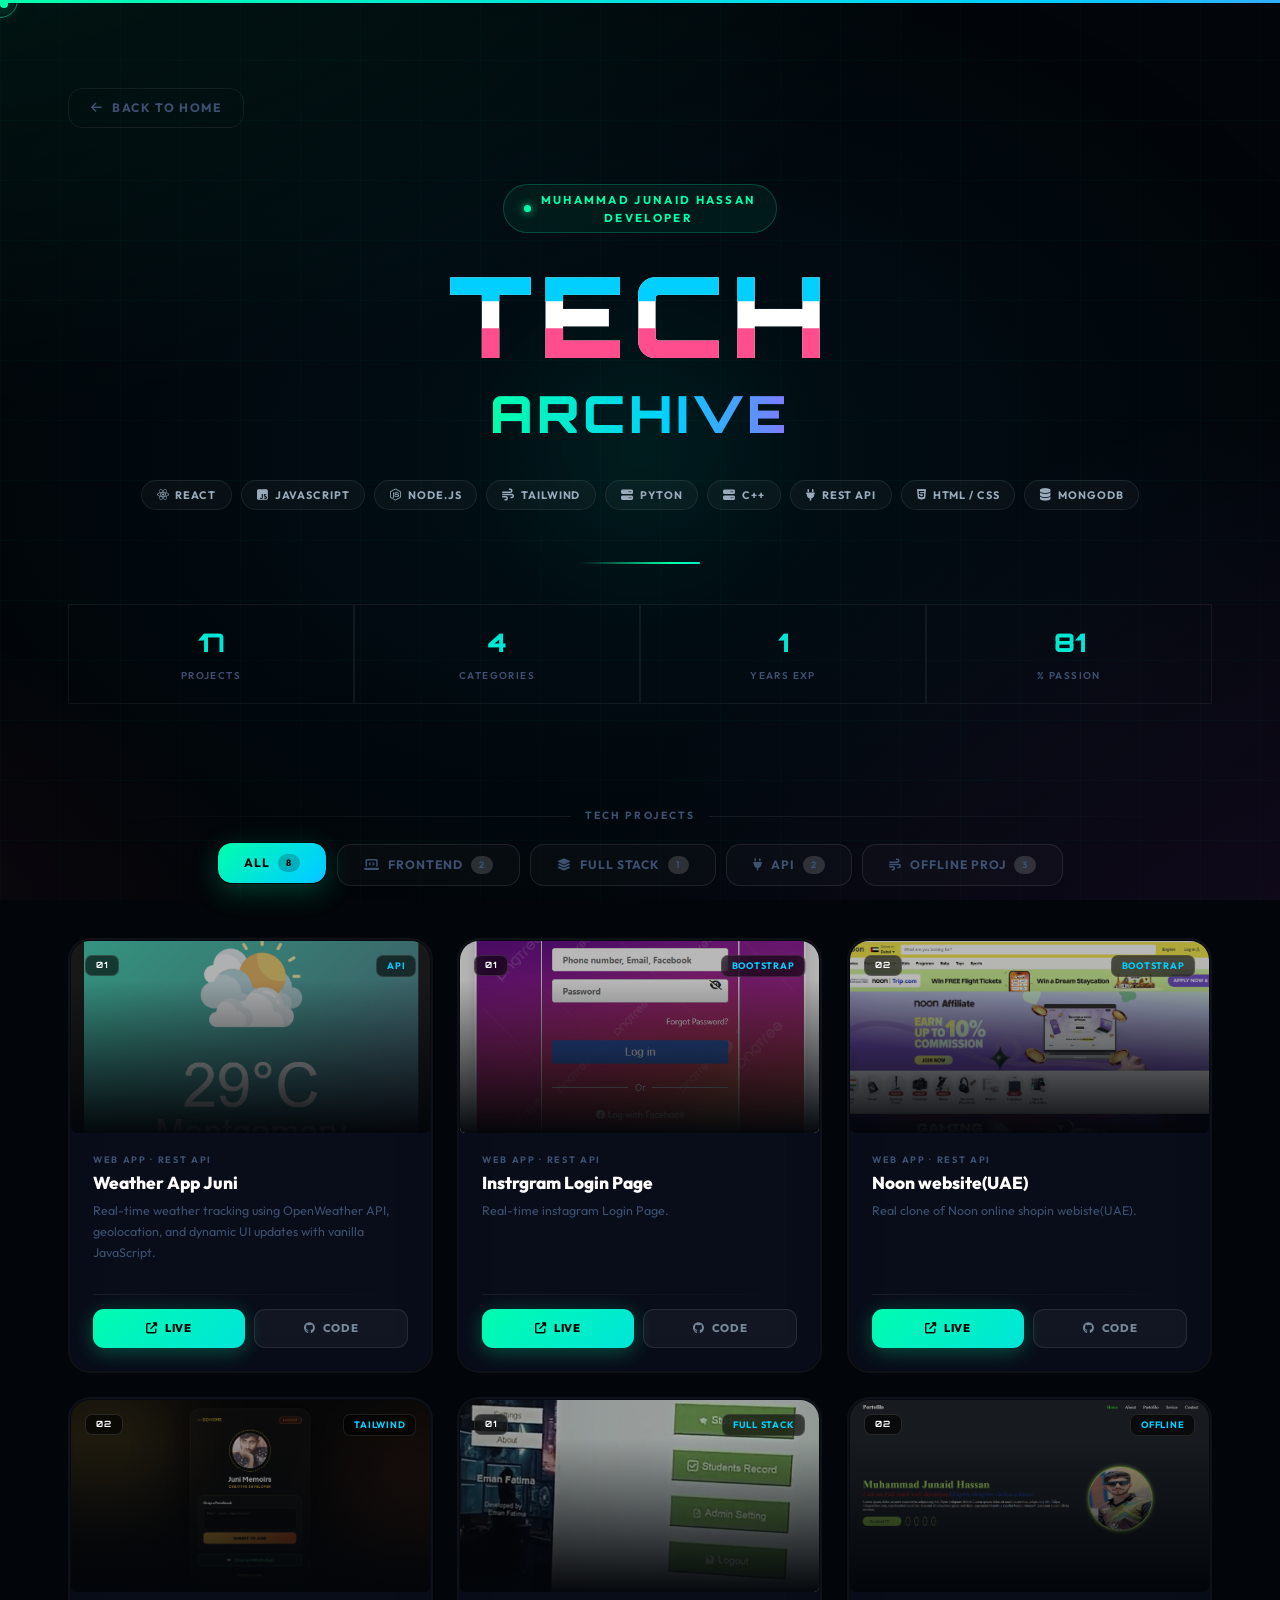
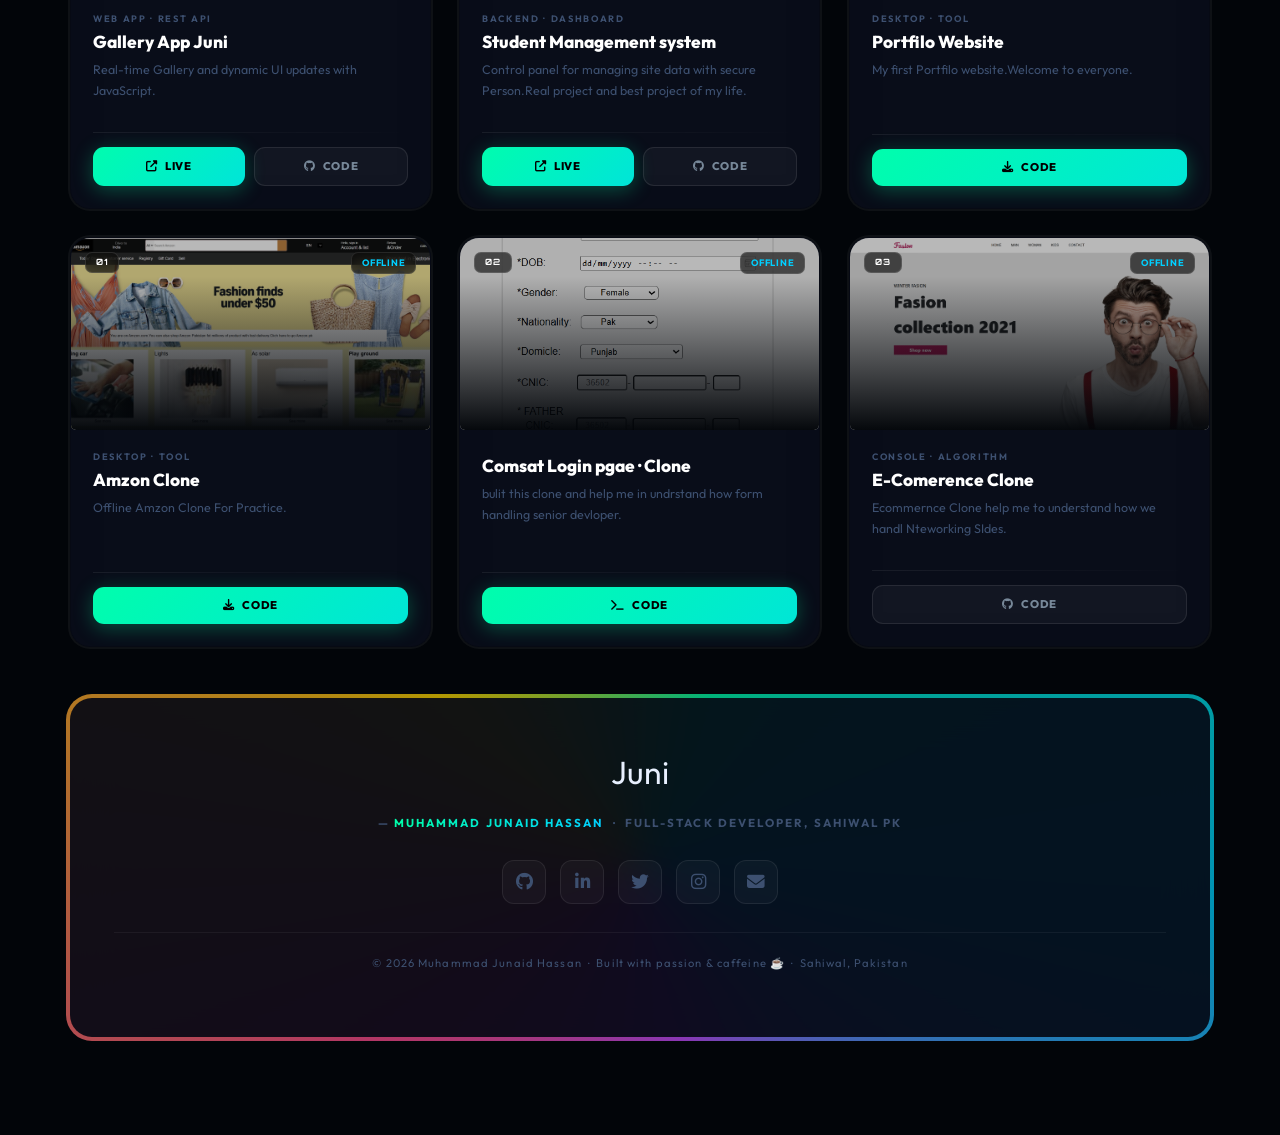
<file: project-data/project.html>
<!DOCTYPE html>
<html lang="en">
<head>
<meta charset="UTF-8"/>
<meta name="viewport" content="width=device-width,initial-scale=1.0"/>
<title>Projects | Muhammad Junaid Hassan</title>

<link href="https://cdn.jsdelivr.net/npm/bootstrap@5.3.2/dist/css/bootstrap.min.css" rel="stylesheet">
<link href="https://fonts.googleapis.com/css2?family=Outfit:wght@300;400;500;600;700;900&family=Orbitron:wght@700;900&display=swap" rel="stylesheet"/>
<link href="https://cdnjs.cloudflare.com/ajax/libs/font-awesome/6.4.0/css/all.min.css" rel="stylesheet"/>
 <link rel="stylesheet" href="project.css">

<style id="spin-style"></style>
</head>
<body>

<div id="dot"></div>
<div id="ring"></div>
<canvas id="trail-canvas"></canvas>

<div id="spotlight"></div>

<div class="top-bar"></div>

<div class="bg-wrap"><div class="bg-mesh"></div></div>
<div class="grid-layer"></div>


<!-- wholoe page for all  projec show from here syart  -->

<div class="container-xl wrap">
  <header>
    <a href="../index.html" class="back-btn">
      <i class="fas fa-arrow-left"></i>
      <span>Back to Home</span>
    </a>

    <div class="name-tag">
      <span class="dot-blink"></span>
      Muhammad Junaid Hassan <br>Developer
    </div>

    <div class="glitch-wrap">
      <span class="glitch" data-text="TECH">TECH</span>
    </div>
    <div class="rainbow-sub">ARCHIVE</div>


    <!-- ///// row to show some beatuy skills  -->

    <div class="skills-row">
      <span class="skill-pill"><i class="fab fa-react"></i><span>React</span></span>
      <span class="skill-pill"><i class="fab fa-js-square"></i><span>JavaScript</span></span>
      <span class="skill-pill"><i class="fab fa-node-js"></i><span>Node.js</span></span>
      <span class="skill-pill"><i class="fas fa-wind"></i><span>Tailwind</span></span>
      <span class="skill-pill"><i class="fas fa-server"></i><span>Pyton</span></span>
      <span class="skill-pill"><i class="fas fa-server"></i><span>C++</span></span>
      <span class="skill-pill"><i class="fas fa-plug"></i><span>REST API</span></span>
      <span class="skill-pill"><i class="fab fa-html5"></i><span>HTML / CSS</span></span>
      <span class="skill-pill"><i class="fas fa-database"></i><span>MongoDB</span></span>
    </div>
    <!-- ///// row to show some beatuy skills  -->
    <div class="divider"></div>

    <!-- //// betwwwn data  -->

    <div class="row g-0 stats-bar w-100">
      <div class="col-6 col-md-3 stat">
        <span class="stat-num" data-count="17">0</span>
        <span class="stat-lbl">Projects</span>
      </div>
      <div class="col-6 col-md-3 stat">
        <span class="stat-num" data-count="4">0</span>
        <span class="stat-lbl">Categories</span>
      </div>
      <div class="col-6 col-md-3 stat">
        <span class="stat-num" data-count="1">0</span>
        <span class="stat-lbl">Years Exp</span>
      </div>
      <div class="col-6 col-md-3 stat">
        <span class="stat-num" data-count="100">0</span>
        <span class="stat-lbl">% Passion</span>
      </div>
    </div>
  </header>



  <!-- project showw bar  -->

  <div class="section-label"><span>Tech Projects</span></div>
  <div class="filter-tabs">
    <button class="f-btn active" data-filter="all">
      <span class="bi">All <span class="cnt">8</span></span>
    </button>
    <button class="f-btn" data-filter="frontend">
      <span class="bi"><i class="fas fa-laptop-code"></i> Frontend <span class="cnt">2</span></span>
    </button>
    <button class="f-btn" data-filter="fullstack">
      <span class="bi"><i class="fas fa-layer-group"></i> Full Stack <span class="cnt">1</span></span>
    </button>
    <button class="f-btn" data-filter="api">
      <span class="bi"><i class="fas fa-plug"></i> API <span class="cnt">2</span></span>
    </button>
    <button class="f-btn" data-filter="tailwind">
      <span class="bi"><i class="fas fa-wind"></i> offline Proj <span class="cnt">3</span></span>
    </button>
  </div>
    <!-- project showw bar  -->



   


  <div class="row g-4 mb-5" id="grid">
     <!-- project foe api  stadt  -->
    <div class="col-12 col-md-6 col-lg-4 card-wrap" data-cat="api">
      <div class="card-shell">
        <div class="card">
          <div class="card-img">
            <span class="card-num">01</span>
            <span class="cat-badge">API</span>
            <img src="../images/project-Page/westher.png"  alt="Weather App"/>
            <div class="card-img-glow"></div>
            <div class="tech-tags">
              <span class="tech-tag">JS</span>
              <span class="tech-tag">OpenWeather</span>
            </div>
          </div>
          <div class="card-body">
            <div class="card-cat">Web App · REST API</div>
            <h5 class="card-title">Weather App Juni</h5>
            <p class="card-desc">Real-time weather tracking using OpenWeather API, geolocation, and dynamic UI updates with vanilla JavaScript.</p>
            <div class="card-sep"></div>
            <div class="card-links">
              <a href="https://weather-app-juniaid-1.netlify.app/" target="_blank" class="link-btn link-live">
                <i class="fas fa-external-link-alt"></i><span>Live</span>
              </a>
              <a href="https://github.com/uncommonjuni4/Javascript-projects/tree/main/Weather%20app" class="link-btn link-src">
                <i class="fab fa-github"></i><span>Code</span>
              </a>
            </div>
          </div>
        </div>
      </div>
    </div>

     <!-- project foe api  end  -->
     <!-- Fro .//////////////////////////  front start  ///// -->


        <div class="col-12 col-md-6 col-lg-4 card-wrap" data-cat="frontend">
      <div class="card-shell">
        <div class="card">
          <div class="card-img">
            <span class="card-num">01</span>
            <span class="cat-badge">Bootstrap</span>
            <img src="../images/project-Page/frontend/instram login page.png"  alt="Gallery App"/>
            <div class="card-img-glow"></div>
            <div class="tech-tags">
              <span class="tech-tag">Html</span>
              <span class="tech-tag">Css</span>
            </div>
          </div>
          <div class="card-body">
            <div class="card-cat">Web App · REST API</div>
            <h5 class="card-title">Instrgram Login Page</h5>
            <p class="card-desc">Real-time instagram Login Page.</p>
            <div class="card-sep"></div>
            <div class="card-links">
              <a href="https://instgram-loginpage-1.netlify.app/" target="_blank" class="link-btn link-live">
                <i class="fas fa-external-link-alt"></i><span>Live</span>
              </a>
              <a href="https://github.com/uncommonjuni4/Html-css-projects/tree/main/Intsagram%20login%20page" class="link-btn link-src">
                <i class="fab fa-github"></i><span>Code</span>
              </a>
            </div>
          </div>
        </div>
      </div>
    </div>

        <div class="col-12 col-md-6 col-lg-4 card-wrap" data-cat="frontend">
      <div class="card-shell">
        <div class="card">
          <div class="card-img">
            <span class="card-num">02</span>
            <span class="cat-badge">Bootstrap</span>
            <img src="../images/project-Page/frontend/noon.png"  alt="Gallery App"/>
            <div class="card-img-glow"></div>
            <div class="tech-tags">
              <span class="tech-tag">Html</span>
              <span class="tech-tag">Css</span>
            </div>
          </div>
          <div class="card-body">
            <div class="card-cat">Web App · REST API</div>
            <h5 class="card-title">Noon website(UAE)</h5>
            <p class="card-desc">Real  clone of Noon online shopin webiste(UAE).</p>
            <div class="card-sep"></div>
            <div class="card-links">
              <a href="https://noon-uae-junaid.netlify.app/" target="_blank" class="link-btn link-live">
                <i class="fas fa-external-link-alt"></i><span>Live</span>
              </a>
              <a href="https://github.com/uncommonjuni4/Bootstrap_projects/tree/Step-up/NOON%20%20UAE" class="link-btn link-src" target="_blank">
                <i class="fab fa-github"></i><span>Code</span>
              </a>
            </div>
          </div>
        </div>
      </div>
    </div>
    

     <!-- Fro .//////////////////////////  front end ///// -->

    <div class="col-12 col-md-6 col-lg-4 card-wrap" data-cat="api">
      <div class="card-shell">
        <div class="card">
          <div class="card-img">
            <span class="card-num">02</span>
            <span class="cat-badge">Tailwind</span>
            <img src="../images/project-Page/gallery.png"  alt="Gallery App"/>
            <div class="card-img-glow"></div>
            <div class="tech-tags">
              <span class="tech-tag">JS</span>
              <span class="tech-tag">OpenGallery</span>
            </div>
          </div>
          <div class="card-body">
            <div class="card-cat">Web App · REST API</div>
            <h5 class="card-title">Gallery App Juni</h5>
            <p class="card-desc">Real-time Gallery and dynamic UI updates with JavaScript.</p>
            <div class="card-sep"></div>
            <div class="card-links">
              <a href="https://juni-gallery.netlify.app/" target="_blank" class="link-btn link-live">
                <i class="fas fa-external-link-alt"></i><span>Live</span>
              </a>
              <a href="https://github.com/uncommonjuni4/Code-alfla-Intership-projects/tree/main/code-Alphla%20intership%20projects/js%20Gallery%20project" class="link-btn link-src">
                <i class="fab fa-github"></i><span>Code</span>
              </a>
            </div>
          </div>
        </div>
      </div>
    </div>
    


    




     <!-- full stack prjoect //////// -->

    <div class="col-12 col-md-6 col-lg-4 card-wrap" data-cat="fullstack">
      <div class="card-shell">
        <div class="card">
          <div class="card-img">
            <span class="card-num">01</span>
            <span class="cat-badge">Full Stack</span>
            <img src="../images/project-Page/full-stack/1-student.png" alt="Fullstack Proj 2"/>
            <div class="card-img-glow"></div>
            <div class="tech-tags">
              <span class="tech-tag">Pyton</span>
              <span class="tech-tag">MySql</span>
            </div>
          </div>
          <div class="card-body">
            <div class="card-cat">Backend · Dashboard</div>
            <h5 class="card-title">Student  Management  system</h5>
            <p class="card-desc">Control panel for managing site data with secure Person.Real project and best project of my life.</p>
            <div class="card-sep"></div>
            <div class="card-links">
              <a href="https://www.linkedin.com/posts/uncommon-juni_python-firstproject-studentmanagementsystem-activity-7416620927767113728-WI39?utm_source=share&utm_medium=member_desktop&rcm=ACoAAFvgpOEBm4DkMRVZQiRsLe-P0mGrGphB-jo"  target="_blank" class="link-btn link-live"><i class="fas fa-external-link-alt"></i><span>Live</span></a>
              <a href="https://github.com/uncommonjuni4/Pyton_Project"  target="_blank" class="link-btn link-src"><i class="fab fa-github"></i><span>Code</span></a>
            </div>
          </div>
        </div>
      </div>
    </div>

      <!-- full stack prjoect //////// -->

    <div class="col-12 col-md-6 col-lg-4 card-wrap" data-cat="tailwind">
      <div class="card-shell">
        <div class="card">
          <div class="card-img">
            <span class="card-num">02</span>
            <span class="cat-badge">Offline</span>
            <img src="../images/project-Page/Offline-project/porfilo.png" alt="Offline 1"/>
            <div class="card-img-glow"></div>
            <div class="tech-tags">
              <span class="tech-tag">Html</span>
              <span class="tech-tag">CSS</span>
            </div>
          </div>
          <div class="card-body">
            <div class="card-cat">Desktop · Tool</div>
            <h5 class="card-title">Portfilo Website</h5>
            <p class="card-desc">My first Portfilo website.Welcome to everyone.</p>
            <div class="card-sep"></div>
            <div class="card-links">
              <a href="https://github.com/uncommonjuni4/Html-css-projects/tree/main/My%20protofilo" target="_blank" class="link-btn link-live"><i class="fas fa-download"></i><span>Code</span></a>
              <!-- <a href="#" class="link-btn link-src"><i class="fab fa-github"></i><span>Code</span></a> -->
            </div>
          </div>
        </div>
      </div>
    </div>
    <div class="col-12 col-md-6 col-lg-4 card-wrap" data-cat="tailwind">
      <div class="card-shell">
        <div class="card">
          <div class="card-img">
            <span class="card-num">01</span>
            <span class="cat-badge">Offline</span>
            <img src="../images/project-Page/Offline-project/Amzon.png" alt="Offline 1"/>
            <div class="card-img-glow"></div>
            <div class="tech-tags">
              <span class="tech-tag">Html</span>
              <span class="tech-tag">CSS</span>
            </div>
          </div>
          <div class="card-body">
            <div class="card-cat">Desktop · Tool</div>
            <h5 class="card-title">Amzon Clone</h5>
            <p class="card-desc">Offline Amzon Clone For Practice.</p>
            <div class="card-sep"></div>
            <div class="card-links">
              <a href="https://github.com/uncommonjuni4/Html-css-projects/tree/main/Amzon%20clone" class="link-btn link-live"><i class="fas fa-download"></i><span>Code</span></a>
              <!-- <a href="#" class="link-btn link-src"><i class="fab fa-github"></i><span>Code</span></a> -->
            </div>
          </div>
        </div>
      </div>
    </div>

    <div class="col-12 col-md-6 col-lg-4 card-wrap" data-cat="tailwind">
      <div class="card-shell">
        <div class="card">
          <div class="card-img">
            <span class="card-num">02</span>
            <span class="cat-badge">Offline</span>
            <img src="../images/project-Page/Offline-project/Comsat.png" alt="Offline 2"/>
            <div class="card-img-glow"></div>
            <div class="tech-tags">
              <span class="tech-tag">Html</span>
              <span class="tech-tag">Css</span>
            </div>
          </div>
          <div class="card-body">
            <div class="card-cat"></div>
            <h5 class="card-title">Comsat Login pgae · Clone</h5>
            <p class="card-desc">bulit this clone and help me in undrstand how form handling senior devloper.</p>
            <div class="card-sep"></div>
            <div class="card-links">
              <a href="https://github.com/uncommonjuni4/Html-css-projects/tree/main/comsat%20login%20page" class="link-btn link-live"><i class="fas fa-terminal"></i><span>Code</span></a>
              <!-- <a href="#" class="link-btn link-src"><i class="fab fa-github"></i><span>Code</span></a> -->
            </div>
          </div>
        </div>
      </div>
    </div>

    <div class="col-12 col-md-6 col-lg-4 card-wrap" data-cat="tailwind">
      <div class="card-shell">
        <div class="card">
          <div class="card-img">
            <span class="card-num">03</span>
            <span class="cat-badge">Offline</span>
            <img src="../images/project-Page/Offline-project/Ecommerce.png" alt="Offline 3"/>
            <div class="card-img-glow"></div>
            <div class="tech-tags">
              <span class="tech-tag">Html</span>
              <span class="tech-tag">Css</span>
            </div>
          </div>
          <div class="card-body">
            <div class="card-cat">Console · Algorithm</div>
            <h5 class="card-title">E-Comerence Clone</h5>
            <p class="card-desc">Ecommernce Clone help me to understand how we handl Nteworking SIdes.</p>
            <div class="card-sep"></div>
            <div class="card-links">
              <!-- <a href="#" class="link-btn link-live"><i class="fas fa-play"></i><span>Open</span></a> -->
              <a href="https://github.com/uncommonjuni4/Html-css-projects/tree/main/ecommerce%20website" class="link-btn link-src"><i class="fab fa-github"></i><span>Code</span></a>
            </div>
          </div>
        </div>
      </div>
    </div>

    <div class="empty-state" id="emptyState">
      <span class="empty-icon">🔍</span>
      <p>No projects in this category yet — more coming soon!</p>
    </div>
  </div>

  <!-- project foe api  stadt  -->
</div>



<!-- footer  -->

<div class="container footer-wrap">
  <div class="footer-shell" id="fshell">
    <div class="footer-inner">
      <span class="footer-top-icon">Juni</span>
      <p class="footer-sig">— <span>Muhammad Junaid Hassan</span> &nbsp;·&nbsp; Full-Stack Developer, Sahiwal PK</p>
      <div class="social-row">
        <a href="#" class="soc-btn" title="GitHub"><i class="fab fa-github"></i></a>
        <a href="#" class="soc-btn" title="LinkedIn"><i class="fab fa-linkedin-in"></i></a>
        <a href="#" class="soc-btn" title="Twitter"><i class="fab fa-twitter"></i></a>
        <a href="#" class="soc-btn" title="Instagram"><i class="fab fa-instagram"></i></a>
        <a href="#" class="soc-btn" title="Email"><i class="fas fa-envelope"></i></a>
      </div>
      <p class="footer-meta">© 2026 Muhammad Junaid Hassan &nbsp;·&nbsp; Built with passion &amp; caffeine ☕ &nbsp;·&nbsp; Sahiwal, Pakistan</p>
    </div>
  </div>
</div>

<script src="https://cdn.jsdelivr.net/npm/bootstrap@5.3.2/dist/js/bootstrap.bundle.min.js"></script>
<script  src="project.js"></script>
</body>
</html>
</file>
<file: mainpage/navbar.css>
/* ////--------navbar startv ---------- */
/* --- 1. GLOBAL OVERFLOW FIX --- */
html, body {
  overflow-x: hidden !important;
  width: 100%;
  margin: 0;
  padding: 0;
}

.nav-wrapper { 
  position: fixed; 
  top: 0; 
  left: 0;
  right: 0; 
  z-index: 1000;
  padding: 10px 0;
  display: flex;
  justify-content: center;
}  

.custom-nav {
  background: var(--nav-bg);
  backdrop-filter: blur(20px);
  border: 2px solid var(--cyan);
  border-radius: 50px !important;
  padding: 8px 15px;
  box-shadow: 0 0 20px rgba(0, 242, 254, 0.8);
  width: 95%; 
  max-width: 1200px;
  margin: 0 auto;
}

/* Logo & Text Styling */
.navbar-brand {
  display: flex;
  align-items: center;
  color: #ffffff !important;
  opacity: 1 !important;
  white-space: nowrap;
}

.brand-logo-img {
  width: 40px !important; /* Desktop size */
  height: auto;
  margin-right: 10px;
  border-radius: 50%;
  object-fit: cover;
}

.nav-link {
  color: #ffffff !important;
  opacity: 1 !important;
  white-space: nowrap;
}


/* /// navbar me kuch beatuity ka lye  end */




/* for navbar  start  */
/* /* Specially for 296p/ */
@media (max-width: 350px) {
  .brand-logo-img {
    width: 28px !important; /* Choti screen par logo chota */
    margin-right: 5px;
  }
  .navbar-brand {
    font-size: 0.85rem !important;
  }
  .custom-nav {
    padding: 5px 10px !important;
    width: 98% !important;
  }
}






@media (max-width: 991.98px) {
  .navbar-toggler { border: none !important; padding: 0; }
  .navbar-toggler-icon {
    background-image: url("data:image/svg+xml,%3csvg xmlns='http://www.w3.org/2000/svg' viewBox='0 0 30 30'%3e%3cpath stroke='rgba(0, 242, 254, 1)' stroke-linecap='round' stroke-miterlimit='10' stroke-width='2' d='M4 7h22M4 15h22M4 23h22'/%3e%3c/svg%3e") !important;
    width: 22px;
    height: 22px;
  }

  .navbar-collapse {
    background: #0a0f19 !important; 
    border: 1px solid var(--cyan);
    border-radius: 20px;
    margin-top: 15px;
    padding: 15px;
    position: absolute;
    top: 100%;
    left: 0;
    right: 0;
    width: 100%;
    z-index: 999;
  }

  .nav-item {
     text-align: center; 
    padding: 8px 0;
   }

  .btn-neon-small { 
    
    display: block;
    
    width: 100%; 
    
     text-align: center;
  
  }
}


/* for navbar  end  */
</file>
<file: mainpage/MainStyle.css>
/* --- 1. varibale is lye baniye hn ta ka sara page me use kaya ja saka start --- */
:root {
  --cyan: #00f2fe;
  --blue: #4facfe;
  --purple: #bc4e9c;
  --pink: #f80759;
  --dark-bg: #0a0c10;
  --nav-bg: rgba(10, 12, 16, 0.95);
}

/* --- 1. varibale is lye baniye hn ta ka sara page me use kaya ja saka end --- */


/* body setting for whole page start */
body {
  font-family: 'Poppins', sans-serif;
  color: #ffffff;
  background-color: var(--dark-bg);
  overflow-x: hidden;
  margin: 0;
  padding: 0;
}

/* body setting for whole page end */


/* --- 2. HERO SECTION  some same setting   start --- */
.hero-section {
  min-height: 100vh;
  display: flex;
  align-items: center;
  padding-top: 100px;
  background: linear-gradient(-45deg, #0a0c10, #1a1226, #2d1f47, #bc4e9c, #f80759);
  background-size: 400% 400%;
  animation: gradientAnimation 15s ease infinite;
  padding-bottom: 20px;
}

/* --- 2. HERO SECTION  some same setting   end --- */



/*  text & typewriter   css  start --- */

.display-3 {
   color: #ffffff !important;
    font-weight: 800; 
  }


.text-gradient-cyan {
  background: linear-gradient(to right, var(--cyan), var(--blue));
  -webkit-background-clip: text;
  -webkit-text-fill-color: transparent;
}

.lead {
   color: rgba(255, 255, 255, 0.9) !important;
   }

/* --- text & typewriter    css  end --- */


/* --- 5. profle and cv buttton css start --- */

  /* for profile box start  */
.profile-container {
   position: relative; 
   width: 320px;
    height: 320px;
    display: flex;
    justify-content: center;
    align-items: center; 
  }

   /* for profile box end   */

  

   /* for profile image css start  */
.profile-img {
  width: 300px; 
  height: 300px;
   border-radius: 50%; 
  /* object-fit: cover; */
  border: 4px solid rgba(255, 255, 255, 0.2);
  z-index: 5;
  box-shadow: 0 0 25px rgba(0, 242, 254, 0.6);
}

   /* for profile image css end  */



   /* for ring glow at the pick around css start  */
.glow-ring {
  position: absolute;
  width: 330px; 
  height: 330px;
   border-radius: 50%;
  background: linear-gradient(45deg, var(--cyan), var(--purple), var(--pink));
  animation: spin 5s linear infinite; filter: blur(20px); z-index: 1; opacity: 0.6;
}

/* for ring glow at the pick around css end  */

 
/* for porfile  cv buutton css start  */

.btn-profile-neon {
  background: transparent;
  color: var(--cyan);
  border: 2px solid var(--cyan);
  padding: 10px 35px;
  font-weight: 700;
  text-transform: uppercase;
  border-radius: 50px;
  text-decoration: none;
  display: inline-block;
  transition: 0.4s;
  box-shadow: 0 0 15px rgba(0, 242, 254, 0.2);
}
.btn-profile-neon:hover {
  background: var(--cyan);
  color: #000;
  box-shadow: 0 0 35px var(--cyan);
  transform: translateY(-5px);
}



/* for porfile  cv buutton css end   */

/* --  font-ansome icon css start --- */
.social-icon {
  width: 45px;
   height: 45px;
   border-radius: 50%;
   display: flex;
   align-items: center;
   justify-content: center;
   border: 1px solid rgba(0, 242, 254, 0.3);
   color: var(--cyan);
   font-size: 1.2rem;
   text-decoration: none;
   background: rgba(255, 255, 255, 0.05);
   transition: 0.4s;
}

.social-icon:hover {
  background: var(--cyan);
   color: #000;
  box-shadow: 0 0 20px var(--cyan);
   transform: translateY(-5px);
}


/* --  font-ansome icon css start --- */


/* Festive Message Styling */
.text-gradient-cyan {
  background: linear-gradient(to right, #00f2fe, #4facfe);
  -webkit-background-clip: text;
  -webkit-text-fill-color: transparent;
}

.festive-note .badge {
  font-size: 0.9rem;
  box-shadow: 0 0 15px rgba(0, 242, 254, 0.3);
  letter-spacing: 0.5px;
}

.contact-prompt p {
  font-size: 0.75rem;
}

/* Icons Size Fix for this section */
.cta-btns .social-icon {
  width: 48px;
  height: 48px;
  font-size: 1.2rem;
}




/* --- for buttton css start --- */
.btn-vibrant { 
  padding: 15px 38px;
   border-radius: 50px; 
  font-weight: 700;
   text-transform: uppercase;
   transition: 0.4s;
    text-decoration: none; 
   display: inline-block; 
  }


.btn-cyan-blue {
  background: linear-gradient(45deg, var(--cyan), var(--blue));
    color: #000;
   }


.btn-purple-pink { 
  background: linear-gradient(45deg, var(--purple), var(--pink)); 
  color: #fff;
 }

/* --- for buttton css start --- */

@media (max-width: 768px) {
  .hero-section { text-align: center; padding-top: 140px; }
  .display-3 { font-size: 2.2rem !important; }
  .profile-container { width: 260px; height: 260px; margin: 0 auto; }
  .profile-img { width: 240px; height: 240px; }
  .btn-vibrant { width: 100%; max-width: 300px; }
}
</file>
<file: mainpage/Keyframe-main.css>
/* --- 1. varibale is lye baniye hn ta ka sara page me use kaya ja saka start --- */
:root {
  --cyan: #00f2fe;
  --blue: #4facfe;
  --purple: #bc4e9c;
  --pink: #f80759;
  --dark-bg: #0a0c10;
  --nav-bg: rgba(10, 12, 16, 0.95);
}

/* --- 1. varibale is lye baniye hn ta ka sara page me use kaya ja saka end --- */
 
/* /// hero section me jo background h os ke lye ya ta ko here scrreen me acha or responive nazar aye /// start */
@keyframes gradientAnimation {
  0% { background-position: 0% 50%; }
  50% { background-position: 100% 50%; }
  100% { background-position: 0% 50%; }
}



/* /// hero section me jo background h os ke lye ya ta ko here scrreen me acha or responive nazar aye /// end */



/* media query for spin around pick start  */

@keyframes spin { from { transform: rotate(0deg); } to { transform: rotate(360deg); } }

/* media query for spin around pick end  */



/* main page hero section media query css start */


@media (max-width: 768px) {
  .hero-section { 
    text-align: center; 
    padding-top: 140px; 
}


  .display-3 { 
    font-size: 2.2rem !important;
 }
  .profile-container { 
    width: 260px;
     height: 260px;
     margin: 0 auto;
 }

  .profile-img {
     width: 240px; 
    height: 240px;
 }

  .btn-vibrant { 
    width: 100%;
     max-width: 300px;
     }
}

/* main page hero section media query  end  */
</file>
<file: mainpage/About.css>
/* =========================
   ABOUT SECTION
========================= */

.about-section {
  position: relative;
  background-color: #0a0c10;
  padding: 110px 0;
  color: #ffffff;
  overflow: hidden;
}

.about-content {
  position: relative;
  z-index: 5;
}


/* =========================
   BACKGROUND ANIMATION
========================= */

.about-animation-container {
  position: absolute;
  inset: 0;

  width: 100%;
  height: 100%;

  background-image:
    radial-gradient(
      white,
      rgba(255, 255, 255, 0.2) 2px,
      transparent 3px
    ),
    radial-gradient(
      white,
      rgba(255, 255, 255, 0.15) 1px,
      transparent 2px
    ),
    radial-gradient(
      white,
      rgba(255, 255, 255, 0.1) 2px,
      transparent 3px
    );

  background-size:
    550px 550px,
    350px 350px,
    250px 250px;

  background-position:
    0 0,
    40px 60px,
    130px 270px;

  animation: backgroundAnimation 20s linear infinite;

  opacity: 0.12;

  z-index: 1;

  pointer-events: none;
}

@keyframes backgroundAnimation {

  from {
    background-position:
      0 0,
      40px 60px,
      130px 270px;
  }

  to {
    background-position:
      550px 550px,
      590px 610px,
      680px 820px;
  }

}


/* =========================
   ABOUT IMAGE
========================= */

.about-img-wrapper {
  position: relative;

  width: 440px;
  height: 440px;

  display: flex;
  justify-content: center;
  align-items: center;

  margin: 0 auto;
}


/* Main Image */

.about-img {
  position: relative;

  width: 400px;
  height: 400px;


  object-position: center top;

  border-radius: 50%;

  border: 4px solid rgba(255, 255, 255, 0.12);

  z-index: 5;

  filter: drop-shadow(
    0 20px 35px rgba(0, 0, 0, 0.45)
  );

  transition:
    transform 0.4s ease,
    filter 0.4s ease;
}

.about-img:hover {
  transform: scale(1.025);

  filter:
    drop-shadow(
      0 20px 40px rgba(0, 242, 254, 0.15)
    );
}


/* =========================
   IMAGE INNER GLOW
========================= */

.about-glow-inner {
  position: absolute;

  width: 415px;
  height: 415px;

  border-radius: 50%;

  border: 1px solid rgba(0, 242, 254, 0.28);

  box-shadow:
    0 0 30px rgba(0, 242, 254, 0.6),
    inset 0 0 22px rgba(0, 242, 254, 0.15);

  z-index: 4;

  animation: glowPulse 3s ease-in-out infinite;
}


/* =========================
   IMAGE OUTER GLOW
========================= */

.about-glow-outer {
  position: absolute;

  width: 445px;
  height: 445px;

  border-radius: 50%;

  border: 1px solid rgba(188, 78, 156, 0.2);

  box-shadow:
    0 0 65px rgba(188, 78, 156, 0.38);

  z-index: 3;

  animation: outerGlowPulse 5s ease-in-out infinite;
}


/* Glow Animations */

@keyframes glowPulse {

  0%,
  100% {
    transform: scale(1);
    opacity: 0.7;
  }

  50% {
    transform: scale(1.025);
    opacity: 1;
  }

}

@keyframes outerGlowPulse {

  0%,
  100% {
    transform: scale(1);
    opacity: 0.65;
  }

  50% {
    transform: scale(1.035);
    opacity: 1;
  }

}


/* =========================
   ABOUT SMALL TITLE
========================= */

.about-small-title {
  display: inline-block;

  color: var(--cyan);

  font-size: 0.78rem;

  font-weight: 700;

  letter-spacing: 2px;

  text-transform: uppercase;

  margin-bottom: 10px;
}


/* =========================
   MAIN TITLE GRADIENT
========================= */

.text-gradient-cyan {
  background: linear-gradient(
    90deg,
    var(--cyan),
    var(--blue)
  );

  -webkit-background-clip: text;

  background-clip: text;

  -webkit-text-fill-color: transparent;
}


/* =========================
   ROLE TITLE
========================= */

.about-role {
  color: #f1f5f9;

  font-size: 1.15rem;

  line-height: 1.7;

  font-weight: 600;
}

.about-role span {
  color: var(--cyan);

  margin: 0 6px;
}


/* =========================
   ABOUT PARAGRAPHS
========================= */

.lead-text {
  font-size: 0.98rem;

  line-height: 1.8;

  color: #aebbd7;

  margin-bottom: 0;
}

.lead-text strong {
  color: #ffffff;

  font-weight: 600;
}


/* =========================
   CURRENTLY LEARNING BOX
========================= */

.learning-box {
  display: flex;

  align-items: flex-start;

  gap: 12px;

  padding: 15px 18px;

  border-left: 3px solid var(--cyan);

  background: linear-gradient(
    90deg,
    rgba(0, 242, 254, 0.08),
    rgba(0, 242, 254, 0.02)
  );

  border-radius: 8px;

  color: #cbd5e1;

  font-size: 0.95rem;

  line-height: 1.7;
}

.learning-box strong {
  color: #ffffff;
}

.learning-icon {
  font-size: 1.15rem;
}


/* =========================
   SKILLS GRID
========================= */

.skills-wrapper {
  display: grid;

  grid-template-columns:
    repeat(2, minmax(0, 1fr));

  gap: 12px;
}


/* =========================
   SKILL CARD
========================= */

.skill-item {
  display: flex;

  align-items: flex-start;

  gap: 12px;

  padding: 14px 15px;

  background: rgba(255, 255, 255, 0.025);

  border: 1px solid rgba(255, 255, 255, 0.07);

  border-radius: 12px;

  transition:
    transform 0.3s ease,
    border-color 0.3s ease,
    background 0.3s ease,
    box-shadow 0.3s ease;
}

.skill-item:hover {
  transform: translateY(-4px);

  border-color: rgba(0, 242, 254, 0.35);

  background: rgba(0, 242, 254, 0.045);

  box-shadow:
    0 12px 30px rgba(0, 0, 0, 0.2);
}


/* =========================
   SKILL ICON
========================= */

.skill-icon {
  width: 40px;

  min-width: 40px;

  height: 40px;

  display: flex;

  align-items: center;

  justify-content: center;

  background: rgba(0, 242, 254, 0.08);

  border: 1px solid rgba(0, 242, 254, 0.15);

  border-radius: 10px;

  font-size: 1rem;
}


/* Skill Heading */

.skill-item h6 {
  color: #ffffff;

  margin-bottom: 4px;

  font-size: 0.92rem;

  font-weight: 600;
}


/* Skill Text */

.skill-item p {
  color: #8f9bb3;

  margin: 0;

  font-size: 0.79rem;

  line-height: 1.5;
}


/* =========================
   BUTTONS
========================= */

.btn-more-about,
.btn-outline-neon {
  padding: 11px 28px;

  border-radius: 50px;

  text-decoration: none;

  font-size: 0.92rem;

  font-weight: 600;

  display: inline-flex;

  align-items: center;

  justify-content: center;

  transition:
    transform 0.3s ease,
    box-shadow 0.3s ease,
    background 0.3s ease,
    color 0.3s ease,
    border-color 0.3s ease;
}


/* =========================
   VIEW PROJECTS BUTTON
========================= */

.btn-more-about {
  color: #000000;

  background: var(--cyan);

  border: 2px solid var(--cyan);

  box-shadow:
    0 0 18px rgba(0, 242, 254, 0.25);
}

.btn-more-about:hover {
  color: #000000;

  transform: translateY(-4px);

  box-shadow:
    0 0 30px rgba(0, 242, 254, 0.5);
}


/* =========================
   DOWNLOAD CV BUTTON
========================= */

.btn-outline-neon {
  color: #ffffff;

  background: transparent;

  border: 1px solid rgba(0, 242, 254, 0.45);
}

.btn-outline-neon:hover {
  color: var(--cyan);

  border-color: var(--cyan);

  transform: translateY(-4px);

  box-shadow:
    0 0 20px rgba(0, 242, 254, 0.25);
}


/* =========================
   LARGE SCREEN
========================= */

@media (min-width: 1200px) {

  .about-img-wrapper {
    width: 470px;
    height: 470px;
  }

  .about-img {
    width: 425px;
    height: 425px;
  }

  .about-glow-inner {
    width: 440px;
    height: 440px;
  }

  .about-glow-outer {
    width: 470px;
    height: 470px;
  }

}


/* =========================
   TABLET
========================= */

@media (max-width: 991px) {

  .about-section {
    padding: 90px 0;
  }

  .about-img-wrapper {
    width: 390px;
    height: 390px;

    margin-bottom: 20px;
  }

  .about-img {
    width: 350px;
    height: 350px;
  }

  .about-glow-inner {
    width: 365px;
    height: 365px;
  }

  .about-glow-outer {
    width: 395px;
    height: 395px;
  }

}


/* =========================
   MOBILE
========================= */

@media (max-width: 768px) {

  .about-section {
    padding: 75px 0;
  }

  .about-img-wrapper {
    width: 320px;
    height: 320px;
  }

  .about-img {
    width: 285px;
    height: 285px;
  }

  .about-glow-inner {
    width: 300px;
    height: 300px;
  }

  .about-glow-outer {
    width: 325px;
    height: 325px;
  }

  .skills-wrapper {
    grid-template-columns: 1fr;
  }

  .about-role {
    font-size: 1rem;
  }

  .lead-text {
    font-size: 0.92rem;
  }

}


/* =========================
   SMALL MOBILE
========================= */

@media (max-width: 480px) {

  .about-section {
    padding: 65px 0;
  }

  .about-img-wrapper {
    width: 270px;
    height: 270px;
  }

  .about-img {
    width: 240px;
    height: 240px;
  }

  .about-glow-inner {
    width: 252px;
    height: 252px;
  }

  .about-glow-outer {
    width: 275px;
    height: 275px;
  }

  .about-buttons {
    width: 100%;
  }

  .btn-more-about,
  .btn-outline-neon {
    flex: 1;

    text-align: center;

    padding: 10px 16px;
  }

  .skill-item {
    padding: 12px;
  }

  .skill-icon {
    width: 36px;

    min-width: 36px;

    height: 36px;
  }

}


/* =========================
   COLOR VARIABLES
========================= */

:root {
  --cyan: #00f2fe;
  --blue: #4facfe;
}
</file>
<file: mainpage/servicesection.css>
/* --- 1. SERVICES SECTION: DYNAMIC BACKGROUND --- */
.services-section {
    position: relative;
    background: #05080f !important; /* Deep Dark Base */
    padding: 80px 0;
    overflow: hidden;
    z-index: 1;
    display: flex;
    align-items: center;
}

/* Background Liquid Mixture (Colorful Animation) */
.services-section::before {
    content: "";
    position: absolute;
    top: -50%; left: -50%; width: 200%; height: 200%;
    background: radial-gradient(circle at center, 
                rgba(0, 242, 254, 0.15) 0%, 
                rgba(255, 0, 222, 0.12) 25%, 
                rgba(122, 0, 255, 0.1) 50%, 
                transparent 70%);
    animation: moveJuniLiquid 18s linear infinite;
    z-index: -1;
}

@keyframes moveJuniLiquid {
    0% { transform: rotate(0deg) scale(1); }
    50% { transform: rotate(180deg) scale(1.1); }
    100% { transform: rotate(360deg) scale(1); }
}

/* --- 2. MAIN FRAME (STABLE & GLOWING) --- */
.main-services-frame {
    position: relative;
    z-index: 2;
    border: 1px solid rgba(0, 242, 254, 0.3) !important;
    background: rgba(10, 15, 25, 0.7) !important;
    backdrop-filter: blur(12px);
    border-radius: 40px;
    padding: 40px 20px;
    box-shadow: 0 0 40px rgba(0, 0, 0, 0.6);
}

/* --- 3. SERVICE CARDS (COMPACT & CENTERED) --- */
.service-card {
    position: relative;
    background: rgba(255, 255, 255, 0.02) !important;
    border: 1px solid rgba(255, 255, 255, 0.08) !important;
    border-radius: 20px !important;
    padding: 30px 15px !important; /* Compact Padding */
    max-width: 280px; /* Controlled Width */
    margin: 0 auto;
    display: flex;
    flex-direction: column;
    align-items: center; /* Icons in Mid */
    justify-content: center;
    text-align: center;
    transition: 0.4s cubic-bezier(0.175, 0.885, 0.32, 1.275);
    overflow: hidden;
}

/* Rotating Neon Border for each box */
.service-card::before {
    content: "";
    position: absolute;
    inset: 0;
    padding: 2px; 
    border-radius: 20px;
    background: linear-gradient(90deg, #00f2fe, #ff00de, #7a00ff, #00f2fe);
    background-size: 300% 300%;
    -webkit-mask: linear-gradient(#fff 0 0) content-box, linear-gradient(#fff 0 0);
    -webkit-mask-composite: xor;
    mask-composite: exclude;
    animation: borderRotate 4s linear infinite;
}

@keyframes borderRotate {
    0% { background-position: 0% 50%; }
    100% { background-position: 300% 50%; }
}

/* --- 4. ICONS & TEXT STYLES --- */
.icon-box {
    font-size: 2.8rem !important; /* Balanced size */
    margin-bottom: 15px !important;
    color: #00f2fe !important;
    filter: drop-shadow(0 0 10px #00f2fe);
    animation: iconFloat 3s ease-in-out infinite;
    display: inline-block;
}

@keyframes iconFloat {
    0%, 100% { transform: translateY(0); }
    50% { transform: translateY(-8px); }
}

/* Colorful Title Gradient */
.text-gradient-cyan {
    background: linear-gradient(90deg, #00f2fe, #ff00de, #00f2fe);
    background-size: 200% auto;
    -webkit-background-clip: text;
    -webkit-text-fill-color: transparent;
    animation: flowText 4s linear infinite;
    font-weight: 800;
}

@keyframes flowText {
    to { background-position: 200% center; }
}

.service-card h5 {
    color: #fff;
    font-size: 1.15rem;
    margin-top: 10px;
}

.service-card p {
    color: #aab;
    font-size: 0.85rem;
    line-height: 1.5;
    margin-bottom: 0;
}

/* --- 5. HOVER EFFECTS --- */
.service-card:hover {
    background: rgba(0, 242, 254, 0.05) !important;
    box-shadow: 0 0 30px rgba(0, 242, 254, 0.3) !important;
    transform: scale(1.03);
}

/* --- 6. MOBILE RESPONSIVE (296px & Note 50i) --- */
@media (max-width: 480px) {
    .main-services-frame { padding: 30px 10px !important; }
    .service-card { max-width: 100%; }
    .display-4 { font-size: 1.8rem !important; }
}
</file>
<file: mainpage/skillsection.css>
/* --- SKILLS SECTION: MODERN & RESPONSIVE --- */
.skills-section {
  min-height: 100vh;
  background: radial-gradient(circle at center, #0d1117 0%, #010409 100%);
  padding: 80px 0;
  overflow: hidden;
  scroll-margin-top: 80px;
}

.skills-blur-bg {
  position: absolute;
  top: 50%;
  left: 50%;
  width: 600px;
  height: 600px;
  background: radial-gradient(circle, rgba(0, 242, 254, 0.08) 0%, transparent 70%);
  filter: blur(80px);
  transform: translate(-50%, -50%);
  z-index: 1;
}

.modern-skill-card {
  background: rgba(255, 255, 255, 0.02);
  backdrop-filter: blur(10px);
  border: 1px solid rgba(255, 255, 255, 0.07);
  border-radius: 28px;
  padding: 25px 15px;
  text-align: center;
  transition: all 0.5s cubic-bezier(0.175, 0.885, 0.32, 1.275);
  cursor: pointer;
  height: 100%;
  position: relative;
}

.skill-inner {
  display: flex;
  flex-direction: column;
  align-items: center;
  gap: 12px;
}

.skill-inner i { font-size: 2.5rem; transition: 0.4s; }
.skill-inner span { font-size: 0.8rem; font-weight: 600; color: #ccd6f6; }

.percent-text { color: #00f2fe; font-size: 0.85rem; margin-top: -5px; }

/* GitHub / Link Button Styling */
.btn-github-skill {
  font-size: 0.65rem;
  color: #fff;
  text-decoration: none;
  border: 1px solid rgba(0, 242, 254, 0.3);
  padding: 4px 12px;
  border-radius: 50px;
  margin-top: 5px;
  transition: 0.3s;
  background: rgba(0, 242, 254, 0.05);
  display: inline-flex;
  align-items: center;
  gap: 5px;
}

.btn-github-skill:hover {
  background: #00f2fe;
  color: #000;
  box-shadow: 0 0 15px rgba(0, 242, 254, 0.4);
}

.skill-dot {
  width: 5px;
  height: 5px;
  background: #00f2fe;
  border-radius: 50%;
  opacity: 0;
  transition: 0.4s;
}

/* Hover Effects */
.modern-skill-card:hover {
  background: rgba(255, 255, 255, 0.05);
  border-color: #00f2fe;
  transform: translateY(-12px) rotate(3deg);
}

.modern-skill-card:hover .skill-dot { opacity: 1; transform: scale(1.5); }

/* --- ICON COLORS --- */
.text-orange { color: #e34c26; }
.text-blue-alt { color: #264de4; }
.text-yellow { color: #f7df1e; }
.text-purple-alt { color: #7952b3; }
.text-cyan { color: #38bdf8; }
.text-info { color: #61dafb; }
.text-blue { color: #3776ab; }
.text-secondary { color: #00599c; }
.text-teal { color: #00ad9f; }
.linkedin-color { color: #0077b5; }

/* --- MOBILE OPTIMIZATION --- */
@media (max-width: 576px) {
  .skills-section { padding: 50px 0; min-height: auto; }
  .modern-skill-card { padding: 15px 10px; border-radius: 20px; }
  .skill-inner i { font-size: 2rem; }
  .skill-inner span { font-size: 0.7rem; }
  .btn-github-skill { font-size: 0.6rem; padding: 3px 8px; }
}
</file>
<file: mainpage/teamsection.css>
/* --- 1. TEAM SECTION HOLDER & AURORA START --- */
.team-section {
  position: relative;
  background: #05070a;
  padding: 100px 0;
  overflow: hidden;
  z-index: 1;
}

.team-section::before {
  content: "";
  position: absolute;
  top: -20%; left: -10%; width: 120%; height: 140%;
  background: linear-gradient(135deg, 
              rgba(0, 242, 254, 0.15), 
              rgba(162, 155, 254, 0.15), 
              rgba(255, 118, 117, 0.15), 
              rgba(85, 239, 196, 0.15));
  background-size: 400% 400%;
  filter: blur(80px);
  animation: electricAurora 10s ease infinite;
  z-index: -1;
}

@keyframes electricAurora {
  0% { background-position: 0% 50%; transform: skewY(0deg); }
  50% { background-position: 100% 50%; transform: skewY(-5deg); }
  100% { background-position: 0% 50%; transform: skewY(0deg); }
}
/* --- 1. TEAM SECTION HOLDER & AURORA END --- */

/* --- 2. EXPERT CARD STRUCTURE START --- */
.expert-card {
  background: rgba(255, 255, 255, 0.02);
  backdrop-filter: blur(12px);
  border: 1px solid rgba(255, 255, 255, 0.08);
  border-radius: 30px;
  padding: 40px 15px;
  text-align: center;
  transition: 0.4s ease-in-out;
  height: 100%;
  display: flex;
  flex-direction: column;
  align-items: center;
  position: relative;
  z-index: 2;
}

.expert-card:hover {
  transform: translateY(-12px);
  border-color: rgba(255, 255, 255, 0.2);
  box-shadow: 0 15px 35px rgba(0, 0, 0, 0.3);
}
/* --- 2. EXPERT CARD STRUCTURE END --- */



/* --- 3. IMAGE & ROLE SETTING START --- */
.expert-img-holder {
  width: 140px; height: 140px;
  border-radius: 50%;
  overflow: hidden;
  border: 3px solid rgba(255, 255, 255, 0.1);
  margin-bottom: 20px;
}

.expert-img-holder img {
  width: 100%; height: 100%;
  object-fit: cover;
  transition: 0.5s;
}

.expert-card:hover img {
  transform: scale(1.1);
}

.expert-role {
  color: #00f2fe;
  font-size: 0.8rem;
  letter-spacing: 1px;
  margin-bottom: 25px;
}
/* --- 3. IMAGE & ROLE SETTING END --- */
/* --- 4. SOCIAL CONTACT TILES START --- */
.expert-social {
  display: flex; flex-wrap: wrap;
  justify-content: center; gap: 10px;
  margin-top: auto;
}

.expert-social a {
  width: 38px; height: 38px;
  background: rgba(255, 255, 255, 0.05);
  border: 1px solid rgba(255, 255, 255, 0.1);
  border-radius: 10px;
  color: #fff;
  display: flex; align-items: center; justify-content: center;
  transition: 0.3s;
}

.expert-social a:hover { transform: translateY(-5px); color: #000; }

.expert-social a[title="WhatsApp"]:hover { background: #25D366; border-color: #25D366; box-shadow: 0 5px 15px rgba(37, 211, 102, 0.4); }
.expert-social a[title="GitHub"]:hover { background: #fff; border-color: #fff; }
.expert-social a[title="LinkedIn"]:hover { background: #0077b5; border-color: #0077b5; box-shadow: 0 5px 15px rgba(0, 119, 181, 0.4); }
.expert-social a[title="Email"]:hover { background: #ea4335; border-color: #ea4335; box-shadow: 0 5px 15px rgba(234, 67, 53, 0.4); }
/* --- 4. SOCIAL CONTACT TILES END --- */

/* --- 5. TOP GLOW ACCENTS START --- */
.glow-cyan { border-top: 4px solid #00f2fe; }
.glow-purple { border-top: 4px solid #a29bfe; }
.glow-orange { border-top: 4px solid #ff7675; }
.glow-green { border-top: 4px solid #55efc4; }
.glow-red { border-top: 4px solid #fab1a0; }
/* --- 5. TOP GLOW ACCENTS END --- */
</file>
<file: mainpage/Experinence.css>
/* --- 1. DYNAMIC BACKGROUND (LEVEL DESIGN) --- */
.juni-experience-section {
    position: relative;
    background: #02050a;
    padding: 100px 0;
    overflow: hidden;
}

.juni-mesh-bg {
    position: absolute;
    top: 0; left: 0; width: 100%; height: 100%;
    background: linear-gradient(45deg, #02050a, #0a0f19, #02050a);
    z-index: 1;
}

/* Background par moving different color mixture */
.juni-mesh-bg::before {
    content: "";
    position: absolute;
    width: 200%; height: 200%;
    background: radial-gradient(circle, rgba(255, 0, 222, 0.2) 0%, transparent 40%),
                radial-gradient(circle, rgba(0, 242, 254, 0.2) 20%, transparent 50%),
                radial-gradient(circle, rgba(122, 0, 255, 0.2) 40%, transparent 60%);
    animation: moveMesh 15s linear infinite;
}

@keyframes moveMesh {
    0% { transform: translate(-25%, -25%) rotate(0deg); }
    100% { transform: translate(0%, 0%) rotate(360deg); }
}

.relative-content { position: relative; z-index: 2; }

/* --- 2. 4-BOX GRID --- */
.exp-grid-wrapper {
    display: grid;
    grid-template-columns: repeat(auto-fit, minmax(260px, 1fr));
    gap: 30px;
    padding: 0 15px;
}

/* --- 3. ANIMATED GLOW BOXES --- */
.glow-box {
    position: relative;
    padding: 3px;
    border-radius: 30px;
    background: linear-gradient(90deg, #ff00de, #00f2fe, #7a00ff, #00ff88);
    background-size: 300% 300%;
    animation: borderFlow 5s ease infinite, float 4s ease-in-out infinite;
    transition: 0.5s;
}

@keyframes borderFlow {
    0% { background-position: 0% 50%; }
    50% { background-position: 100% 50%; }
    100% { background-position: 0% 50%; }
}

@keyframes float {
    0%, 100% { transform: translateY(0); }
    50% { transform: translateY(-15px); }
}

.box-inner {
    background: rgba(10, 15, 25, 0.97);
    border-radius: 27px;
    padding: 35px 20px;
    text-align: center;
    height: 100%;
    display: flex;
    flex-direction: column;
    justify-content: space-between;
}

/* --- 4. BUTTONS ANIMATION --- */
.social-btns-group {
    display: flex;
    justify-content: center;
    gap: 12px;
    margin-bottom: 25px;
}

/* 3 Mini Social Buttons */
.mini-btn {
    width: 42px; height: 42px;
    border-radius: 50%;
    border: 2px solid #00f2fe;
    color: #fff;
    display: flex; align-items: center; justify-content: center;
    text-decoration: none;
    transition: 0.3s;
    background: rgba(0, 242, 254, 0.1);
    box-shadow: 0 0 10px #00f2fe;
    animation: buttonGlow 3s infinite alternate;
}

.mini-btn:hover {
    background: #00f2fe; color: #000;
    transform: rotate(360deg) scale(1.1);
}

/* Bada Button for More Details */
.big-details-btn {
    padding: 12px 25px;
    border-radius: 50px;
    background: linear-gradient(90deg, #ff00de, #00f2fe);
    background-size: 200% auto;
    color: #fff;
    font-weight: 900;
    text-decoration: none;
    letter-spacing: 1px;
    transition: 0.4s;
    animation: shineBtn 3s linear infinite;
    box-shadow: 0 0 20px rgba(255, 0, 222, 0.5);
}

.big-details-btn:hover {
    transform: scale(1.05);
    box-shadow: 0 0 40px #00f2fe;
    color: #000;
}

@keyframes shineBtn {
    to { background-position: 200% center; }
}

@keyframes buttonGlow {
    0% { box-shadow: 0 0 5px #00f2fe; }
    100% { box-shadow: 0 0 20px #ff00de; border-color: #ff00de; }
}

/* --- 5. TEXT & ICONS --- */
.box-icon { font-size: 3rem; margin-bottom: 15px; }
.desc { color: #aab; font-size: 0.95rem; line-height: 1.5; }

/* --- RESPONSIVE FIX (296px & Note 50i) --- */
@media (max-width: 480px) {
    .main-title { font-size: 1.6rem; }
    .exp-grid-wrapper { grid-template-columns: 1fr; }
    .box-inner { padding: 25px 15px; }
}




/* --- COLORFUL GRADIENT TEXT --- */
.gradient-text {
    background: linear-gradient(90deg, #ff00de, #00f2fe, #7a00ff, #00ff88);
    background-size: 200% auto;
    -webkit-background-clip: text;
    -webkit-text-fill-color: transparent;
    font-weight: 800;
    animation: textFlow 3s linear infinite;
}

@keyframes textFlow {
    to { background-position: 200% center; }
}

/* --- NEON GLOW FOR DESCRIPTION --- */
.neon-text-blue {
    color: #00f2fe !important;
    text-shadow: 0 0 8px rgba(0, 242, 254, 0.6);
}

.neon-text-pink {
    color: #ff00de !important;
    text-shadow: 0 0 8px rgba(255, 0, 222, 0.6);
}

.neon-text-cyan {
    color: #00ffcc !important;
    text-shadow: 0 0 8px rgba(0, 255, 204, 0.6);
}

.neon-text-green {
    color: #00ff88 !important;
    text-shadow: 0 0 8px rgba(0, 255, 136, 0.6);
}

/* Box titles adjustment */
.box-inner h3 {
    margin-top: 10px;
    font-size: 1.6rem;
}

.desc {
    font-weight: 500;
    margin-bottom: 20px;
}
</file>
<file: mainpage/Education.css>
/* --- 1. EDUCATION SECTION: DEEP SPACE BACKGROUND START --- */
.education-section {
  position: relative;
  /* Deep Space Gradient Base */
  background: radial-gradient(circle at center, #0a1120 0%, #02050a 100%); 
  padding: 100px 0;
  overflow: hidden;
  z-index: 1;
}

/* Moving Star Particles (Animated Background) */
.education-section::before {
  content: "";
  position: absolute;
  top: 0; left: 0; width: 100%; height: 100%;
  background-image: 
    radial-gradient(1px 1px at 20px 30px, #fff, rgba(0,0,0,0)),
    radial-gradient(1.5px 1.5px at 40px 70px, var(--cyan), rgba(0,0,0,0)),
    radial-gradient(2px 2px at 50px 160px, #fff, rgba(0,0,0,0));
  background-size: 250px 250px;
  animation: spaceMove 25s linear infinite;
  opacity: 0.4;
  z-index: -1;
}

@keyframes spaceMove {
  from { background-position: 0 0; }
  to { background-position: 250px 250px; }
}
/* --- 1. EDUCATION SECTION: BACKGROUND END --- */


/* --- 2. DYNAMIC BOX WITH MOVING NEON BORDER START --- */
.edu-card {
  position: relative;
  background: rgba(10, 15, 25, 0.9) !important;
  backdrop-filter: blur(12px);
  border-radius: 20px;
  padding: 45px 25px;
  text-align: center;
  transition: 0.5s cubic-bezier(0.4, 0, 0.2, 1);
  display: flex;
  flex-direction: column;
  align-items: center;
  justify-content: space-between;
  height: 100%;
  z-index: 1;
  overflow: hidden;
  border: none !important;
}

/* Moving Snake Border Animation */
.edu-card::before {
  content: "";
  position: absolute;
  top: -50%; left: -50%; width: 200%; height: 200%;
  background: conic-gradient(
    transparent, 
    var(--cyan), 
    var(--purple), 
    var(--pink), 
    transparent 40%
  );
  animation: rotateBorder 4s linear infinite;
  z-index: -2;
}

/* Inner Mask for Thin Border Effect */
.edu-card::after {
  content: "";
  position: absolute;
  inset: 3px; /* Border Thickness */
  background: #05080f;
  border-radius: 17px;
  z-index: -1;
}

@keyframes rotateBorder {
  0% { transform: rotate(0deg); }
  100% { transform: rotate(360deg); }
}

.edu-card:hover {
  transform: translateY(-15px) scale(1.03);
  box-shadow: 0 0 30px rgba(0, 242, 254, 0.3);
}

.edu-card:hover::before {
  animation-duration: 2s; /* Hover par speed fast */
}
/* --- 2. DYNAMIC BOX END --- */


/* --- 3. ICON & TEXT STYLING START --- */
.edu-icon-box {
  font-size: 3.5rem;
  margin-bottom: 25px;
  color: var(--cyan);
  filter: drop-shadow(0 0 15px rgba(0, 242, 254, 0.6));
  transition: 0.5s;
}

.edu-card:hover .edu-icon-box {
  transform: rotateY(360deg) scale(1.1);
}

.edu-title {
  font-weight: 800;
  font-size: 1.4rem;
  margin-bottom: 15px;
  color: #fff;
  letter-spacing: 1px;
}

.edu-desc {
  color: #94a3b8;
  font-size: 0.9rem;
  line-height: 1.7;
  margin-bottom: 30px;
}
/* --- 3. ICON & TEXT STYLING END --- */


/* --- 4. DYNAMIC SHIMMER BUTTON START --- */
.btn-edu-detail {
  position: relative;
  padding: 12px 30px;
  border-radius: 12px;
  background: rgba(0, 242, 254, 0.05);
  color: var(--cyan);
  border: 1px solid var(--cyan);
  font-size: 0.85rem;
  font-weight: 700;
  text-transform: uppercase;
  letter-spacing: 1.5px;
  overflow: hidden;
  transition: 0.4s;
  z-index: 1;
  text-decoration: none;
  display: inline-block;
}

/* Shimmer Light Effect */
.btn-edu-detail::before {
  content: "";
  position: absolute;
  top: 0; left: -100%; width: 100%; height: 100%;
  background: linear-gradient(120deg, transparent, rgba(0, 242, 254, 0.4), transparent);
  transition: 0.6s;
  z-index: -1;
}

.btn-edu-detail:hover::before {
  left: 100%;
}

.btn-edu-detail:hover {
  background: var(--cyan);
  color: #000;
  box-shadow: 0 0 25px var(--cyan);
  transform: scale(1.05);
}

/* Constant Pulse Animation for the button shadow */
.btn-edu-detail {
  animation: buttonPulse 2s infinite ease-in-out;
}

@keyframes buttonPulse {
  0%, 100% { box-shadow: 0 0 5px rgba(0, 242, 254, 0.2); }
  50% { box-shadow: 0 0 15px rgba(0, 242, 254, 0.4); }
}
/* --- 4. DYNAMIC SHIMMER BUTTON END --- */
</file>
<file: mainpage/project-certificate.css>
/* --- 1. PROJECTS & CERTIFICATIONS: FINAL GREEN BACKGROUND START --- */
.projects-cert-section-green {
  position: relative;
  background: #000; /* Pure Black Base */
  padding: 100px 0;
  overflow: hidden;
  z-index: 1;
}

/* Background Moving Nebula Effect (Halke Green Badal) */
.projects-cert-section-green::before {
  content: "";
  position: absolute;
  top: 0; left: 0; width: 100%; height: 100%;
  background: 
    radial-gradient(circle at 20% 30%, rgba(0, 255, 13, 0.1) 0%, transparent 50%),
    radial-gradient(circle at 80% 70%, rgba(0, 184, 148, 0.1) 0%, transparent 50%);
  animation: nebulaMove 15s ease-in-out infinite alternate;
  z-index: -1;
}

/* Moving Green Stars Effect (Matrix Style Particles) */
.projects-cert-section-green::after {
  content: "";
  position: absolute;
  top: 0; left: 0; width: 100%; height: 100%;
  background-image: 
    radial-gradient(1.5px 1.5px at 40px 80px, #00ff0d, rgba(0,0,0,0)),
    radial-gradient(2px 2px at 100px 150px, #00b894, rgba(0,0,0,0)),
    radial-gradient(1px 1px at 150px 250px, #fff, rgba(0,0,0,0));
  background-size: 300px 300px;
  animation: greenStarsMove 20s linear infinite;
  opacity: 0.2;
  z-index: -1;
}

@keyframes nebulaMove {
  0% { transform: scale(1) translate(0, 0); }
  100% { transform: scale(1.2) translate(5%, 5%); }
}

@keyframes greenStarsMove {
  from { background-position: 0 0; }
  to { background-position: 300px 600px; }
}

/* Title Gradient Styling */
.text-gradient-green {
  background: linear-gradient(to right, #00ff0d, #55efc4);
  -webkit-background-clip: text;
  -webkit-text-fill-color: transparent;
  font-weight: 800;
}

.lead-green {
  color: rgba(255, 255, 255, 0.7) !important;
}
/* --- 1. BACKGROUND SECTION END --- */


/* --- 2. WORK CARD WITH TOXIC GREEN SNAKE BORDER START --- */
.work-card-green {
  position: relative;
  background: rgba(0, 5, 0, 0.95) !important;
  backdrop-filter: blur(20px);
  border-radius: 20px;
  padding: 50px 30px;
  text-align: center;
  transition: 0.5s ease-in-out;
  display: flex;
  flex-direction: column;
  align-items: center;
  justify-content: space-between;
  min-height: 420px;
  z-index: 1;
  overflow: hidden;
  border: none !important;
}

/* Rotating Snake Border Animation */
.work-card-green::before {
  content: "";
  position: absolute;
  top: -50%; left: -50%; width: 200%; height: 200%;
  background: conic-gradient(
    transparent, 
    #00ff0d, 
    #00b894, 
    transparent 30%
  );
  animation: rotateBorderGreen 5s linear infinite;
  z-index: -2;
}

/* Inner Mask for Border Sharpness */
.work-card-green::after {
  content: "";
  position: absolute;
  inset: 4px; /* Border thickness */
  background: #000;
  border-radius: 16px;
  z-index: -1;
}

@keyframes rotateBorderGreen {
  0% { transform: rotate(0deg); }
  100% { transform: rotate(360deg); }
}

.work-card-green:hover {
  transform: translateY(-15px);
  box-shadow: 0 0 40px rgba(0, 255, 13, 0.3);
}

.work-card-green:hover::before {
  animation-duration: 2s; /* Speed increases on hover */
}
/* --- 2. WORK CARD END --- */


/* --- 3. ICON & TEXT STYLING START --- */
.work-icon-box-green {
  font-size: 4rem;
  margin-bottom: 25px;
  color: #00ff0d;
  filter: drop-shadow(0 0 20px #00ff0d);
  transition: 0.4s;
}

.work-card-green:hover .work-icon-box-green {
  transform: scale(1.1) rotate(10deg);
}

.work-title-green {
  font-weight: 800;
  font-size: 1.8rem;
  color: #fff;
  margin-bottom: 20px;
  text-transform: uppercase;
  letter-spacing: 2px;
}

.work-desc-green {
  color: #b2bec3;
  font-size: 1rem;
  line-height: 1.8;
  margin-bottom: 35px;
}
/* --- 3. ICON & TEXT STYLING END --- */


/* --- 4. DOUBLE DYNAMIC BUTTONS (SHIMMER) START --- */
.work-btn-group {
  display: flex;
  gap: 15px;
  justify-content: center;
  flex-wrap: wrap;
  margin-top: auto;
}

/* Base Button Style */
.btn-work-detail-green {
  position: relative;
  padding: 10px 22px;
  border-radius: 10px;
  background: #00ff0d;
  color: #000;
  border: 1px solid #00ff0d;
  font-size: 0.8rem;
  font-weight: 700;
  text-transform: uppercase;
  letter-spacing: 1px;
  overflow: hidden;
  transition: 0.4s;
  text-decoration: none;
  display: inline-block;
  cursor: pointer;
}

/* Outline/Secondary Button */
.btn-outline-green {
  background: transparent !important;
  color: #00ff0d !important;
}

/* Shimmer Roshni Effect */
.btn-work-detail-green::before {
  content: "";
  position: absolute;
  top: 0; left: -100%; width: 100%; height: 100%;
  background: linear-gradient(120deg, transparent, rgba(255, 255, 255, 0.5), transparent);
  transition: 0.6s;
  z-index: 1;
}

.btn-work-detail-green:hover::before { left: 100%; }

.btn-work-detail-green:hover {
  background: #00ff0d;
  color: #000 !important;
  box-shadow: 0 0 30px #00ff0d;
  transform: translateY(-3px);
}
/* --- 4. BUTTONS END --- */
</file>
<file: mainpage/Footer.css>
/* --- BASE RESET --- */
.juni-final-footer {
    position: relative;
    background: #000;
    padding: 60px 0 40px;
    color: #fff;
    overflow: hidden;
    width: 100%;
    display: flex;
    justify-content: center;
    font-family: 'Inter', sans-serif;
}

.footer-content-wrapper {
    position: relative;
    z-index: 5;
    width: 100%;
    max-width: 1100px;
    display: flex;
    flex-direction: column;
    align-items: center;
    gap: 25px; /* Spacing between sections */
}

/* --- BACKGROUND ENGINE --- */
.footer-bg-engine { position: absolute; inset: 0; z-index: 0; background: radial-gradient(circle at 50% 50%, #011a01 0%, #000 100%); }
.cyber-grid { position: absolute; inset: 0; background-image: linear-gradient(rgba(0, 255, 13, 0.1) 1px, transparent 1px), linear-gradient(90deg, rgba(0, 255, 13, 0.1) 1px, transparent 1px); background-size: 50px 50px; transform: perspective(500px) rotateX(60deg); }

/* --- PROFILE IMAGE SYSTEM (FIXED) --- */
.avatar-container-fixed {
    position: relative;
    width: 140px;
    height: 140px;
    margin: 0 auto;
}

.profile-img-frame {
    width: 100%;
    height: 100%;
    border-radius: 50%;
    border: 3px solid #00ff0d;
    padding: 5px;
    background: #000;
    overflow: hidden;
    position: relative;
    z-index: 2;
}

.actual-profile-pic {
    width: 100%;
    height: 100%;
    border-radius: 50%;
    object-fit: cover;
}

.spinning-ring-fixed {
    position: absolute;
    inset: -8px;
    border-radius: 50%;
    border: 2px dashed rgba(0, 255, 13, 0.4);
    animation: spinRing 15s linear infinite;
    z-index: 1;
}
@keyframes spinRing { 100% { transform: rotate(360deg); } }

/* --- TEXT & LOGO --- */
.dev-logo { font-size: 1.8rem; letter-spacing: 5px; margin: 10px 0; text-transform: uppercase; }
.dev-logo span { color: #00ff0d; text-shadow: 0 0 10px #00ff0d; }
.dev-tagline { color: #888; font-size: 0.85rem; text-align: center; max-width: 320px; }

/* --- FEEDBACK FORM --- */
.feedback-glass-form {
    display: flex;
    background: rgba(255, 255, 255, 0.05);
    border: 1px solid rgba(0, 255, 13, 0.2);
    border-radius: 50px;
    padding: 5px 5px 5px 20px;
    width: 90%;
    max-width: 350px;
    margin: 0 auto;
}
.feedback-input { background: transparent; border: none; color: #fff; width: 100%; outline: none; font-size: 0.85rem; }
.feedback-send-btn { background: #00ff0d; border: none; border-radius: 50%; width: 35px; height: 35px; cursor: pointer; color: #000; }

/* --- SOCIAL DOCK --- */
.glass-dock {
    display: flex;
    gap: 25px;
    background: rgba(255,255,255,0.04);
    padding: 12px 30px;
    border-radius: 50px;
    border: 1px solid rgba(255,255,255,0.1);
    backdrop-filter: blur(8px);
}
.dock-link { color: #fff; font-size: 1.4rem; transition: 0.3s; }
.dock-link:hover { color: #00ff0d; transform: scale(1.2); }

/* --- MOVING BAR (RAINBOW) --- */
.marquee-wrapper-rounded {
    position: relative;
    width: 90%;
    max-width: 700px;
    border-radius: 50px;
    padding: 3px;
    overflow: hidden;
    background: #000;
}
.moving-gradient-border {
    position: absolute;
    top: -50%; left: -50%; width: 200%; height: 200%;
    background: conic-gradient(#ff0000, #48ff00, #002bff, #ff00c8, #ff0000);
    animation: rotateBorder 4s linear infinite;
    z-index: 1;
}
@keyframes rotateBorder { 100% { transform: rotate(360deg); } }
.tech-marquee-inner { background: #000; border-radius: 48px; position: relative; z-index: 2; padding: 10px 0; overflow: hidden; }
.marquee-content { display: inline-block; white-space: nowrap; animation: scrollText 15s linear infinite; color: #fff; font-family: monospace; }
@keyframes scrollText { from { transform: translateX(0); } to { transform: translateX(-50%); } }
.divider { margin: 0 20px; color: #00ff0d; }

/* --- FOOTER BOTTOM --- */
.footer-line { width: 80%; border: 0; border-top: 1px solid rgba(255,255,255,0.1); margin: 10px 0; }
.meta-flex { text-align: center; }
.system-status { display: flex; align-items: center; justify-content: center; gap: 8px; margin-bottom: 5px; }
.live-pulse { width: 8px; height: 8px; background: #00ff0d; border-radius: 50%; animation: pulse 2s infinite; }
@keyframes pulse { 50% { opacity: 0.3; } }
.copyright-text { font-size: 0.7rem; color: #444; text-transform: uppercase; letter-spacing: 2px; }

/* --- RESPONSIVE FIXES --- */
@media (max-width: 600px) {
    .avatar-container-fixed { width: 100px; height: 100px; }
    .dev-logo { font-size: 1.4rem; }
    .footer-content-wrapper { gap: 20px; }
    .marquee-wrapper-rounded { width: 95%; }
    .glass-dock { gap: 15px; padding: 10px 20px; }
}
</file>
<file: Portfilo website/mainpage/navbar.css>
/* ////--------navbar startv ---------- */
/* --- 1. GLOBAL OVERFLOW FIX --- */
html, body {
  overflow-x: hidden !important;
  width: 100%;
  margin: 0;
  padding: 0;
}

.nav-wrapper { 
  position: fixed; 
  top: 0; 
  left: 0;
  right: 0; 
  z-index: 1000;
  padding: 10px 0;
  display: flex;
  justify-content: center;
}  

.custom-nav {
  background: var(--nav-bg);
  backdrop-filter: blur(20px);
  border: 2px solid var(--cyan);
  border-radius: 50px !important;
  padding: 8px 15px;
  box-shadow: 0 0 20px rgba(0, 242, 254, 0.8);
  width: 95%; 
  max-width: 1200px;
  margin: 0 auto;
}

/* Logo & Text Styling */
.navbar-brand {
  display: flex;
  align-items: center;
  color: #ffffff !important;
  opacity: 1 !important;
  white-space: nowrap;
}

.brand-logo-img {
  width: 40px !important; /* Desktop size */
  height: auto;
  margin-right: 10px;
  border-radius: 50%;
  object-fit: cover;
}

.nav-link {
  color: #ffffff !important;
  opacity: 1 !important;
  white-space: nowrap;
}


/* /// navbar me kuch beatuity ka lye  end */




/* for navbar  start  */
/* /* Specially for 296p/ */
@media (max-width: 350px) {
  .brand-logo-img {
    width: 28px !important; /* Choti screen par logo chota */
    margin-right: 5px;
  }
  .navbar-brand {
    font-size: 0.85rem !important;
  }
  .custom-nav {
    padding: 5px 10px !important;
    width: 98% !important;
  }
}






@media (max-width: 991.98px) {
  .navbar-toggler { border: none !important; padding: 0; }
  .navbar-toggler-icon {
    background-image: url("data:image/svg+xml,%3csvg xmlns='http://www.w3.org/2000/svg' viewBox='0 0 30 30'%3e%3cpath stroke='rgba(0, 242, 254, 1)' stroke-linecap='round' stroke-miterlimit='10' stroke-width='2' d='M4 7h22M4 15h22M4 23h22'/%3e%3c/svg%3e") !important;
    width: 22px;
    height: 22px;
  }

  .navbar-collapse {
    background: #0a0f19 !important; 
    border: 1px solid var(--cyan);
    border-radius: 20px;
    margin-top: 15px;
    padding: 15px;
    position: absolute;
    top: 100%;
    left: 0;
    right: 0;
    width: 100%;
    z-index: 999;
  }

  .nav-item {
     text-align: center; 
    padding: 8px 0;
   }

  .btn-neon-small { 
    
    display: block;
    
    width: 100%; 
    
     text-align: center;
  
  }
}


/* for navbar  end  */
</file>
<file: Portfilo website/mainpage/MainStyle.css>
/* --- 1. varibale is lye baniye hn ta ka sara page me use kaya ja saka start --- */
:root {
  --cyan: #00f2fe;
  --blue: #4facfe;
  --purple: #bc4e9c;
  --pink: #f80759;
  --dark-bg: #0a0c10;
  --nav-bg: rgba(10, 12, 16, 0.95);
}

/* --- 1. varibale is lye baniye hn ta ka sara page me use kaya ja saka end --- */


/* body setting for whole page start */
body {
  font-family: 'Poppins', sans-serif;
  color: #ffffff;
  background-color: var(--dark-bg);
  overflow-x: hidden;
  margin: 0;
  padding: 0;
}

/* body setting for whole page end */


/* --- 2. HERO SECTION  some same setting   start --- */
.hero-section {
  min-height: 100vh;
  display: flex;
  align-items: center;
  padding-top: 100px;
  background: linear-gradient(-45deg, #0a0c10, #1a1226, #2d1f47, #bc4e9c, #f80759);
  background-size: 400% 400%;
  animation: gradientAnimation 15s ease infinite;
  padding-bottom: 20px;
}

/* --- 2. HERO SECTION  some same setting   end --- */



/*  text & typewriter   css  start --- */

.display-3 {
   color: #ffffff !important;
    font-weight: 800; 
  }


.text-gradient-cyan {
  background: linear-gradient(to right, var(--cyan), var(--blue));
  -webkit-background-clip: text;
  -webkit-text-fill-color: transparent;
}

.lead {
   color: rgba(255, 255, 255, 0.9) !important;
   }

/* --- text & typewriter    css  end --- */


/* --- 5. profle and cv buttton css start --- */

  /* for profile box start  */
.profile-container {
   position: relative; 
   width: 320px;
    height: 320px;
    display: flex;
    justify-content: center;
    align-items: center; 
  }

   /* for profile box end   */

  

   /* for profile image css start  */
.profile-img {
  width: 300px; 
  height: 300px;
   border-radius: 50%; 
  /* object-fit: cover; */
  border: 4px solid rgba(255, 255, 255, 0.2);
  z-index: 5;
  box-shadow: 0 0 25px rgba(0, 242, 254, 0.6);
}

   /* for profile image css end  */



   /* for ring glow at the pick around css start  */
.glow-ring {
  position: absolute;
  width: 330px; 
  height: 330px;
   border-radius: 50%;
  background: linear-gradient(45deg, var(--cyan), var(--purple), var(--pink));
  animation: spin 5s linear infinite; filter: blur(20px); z-index: 1; opacity: 0.6;
}

/* for ring glow at the pick around css end  */

 
/* for porfile  cv buutton css start  */

.btn-profile-neon {
  background: transparent;
  color: var(--cyan);
  border: 2px solid var(--cyan);
  padding: 10px 35px;
  font-weight: 700;
  text-transform: uppercase;
  border-radius: 50px;
  text-decoration: none;
  display: inline-block;
  transition: 0.4s;
  box-shadow: 0 0 15px rgba(0, 242, 254, 0.2);
}
.btn-profile-neon:hover {
  background: var(--cyan);
  color: #000;
  box-shadow: 0 0 35px var(--cyan);
  transform: translateY(-5px);
}



/* for porfile  cv buutton css end   */

/* --  font-ansome icon css start --- */
.social-icon {
  width: 45px;
   height: 45px;
   border-radius: 50%;
   display: flex;
   align-items: center;
   justify-content: center;
   border: 1px solid rgba(0, 242, 254, 0.3);
   color: var(--cyan);
   font-size: 1.2rem;
   text-decoration: none;
   background: rgba(255, 255, 255, 0.05);
   transition: 0.4s;
}

.social-icon:hover {
  background: var(--cyan);
   color: #000;
  box-shadow: 0 0 20px var(--cyan);
   transform: translateY(-5px);
}


/* --  font-ansome icon css start --- */


/* Festive Message Styling */
.text-gradient-cyan {
  background: linear-gradient(to right, #00f2fe, #4facfe);
  -webkit-background-clip: text;
  -webkit-text-fill-color: transparent;
}

.festive-note .badge {
  font-size: 0.9rem;
  box-shadow: 0 0 15px rgba(0, 242, 254, 0.3);
  letter-spacing: 0.5px;
}

.contact-prompt p {
  font-size: 0.75rem;
}

/* Icons Size Fix for this section */
.cta-btns .social-icon {
  width: 48px;
  height: 48px;
  font-size: 1.2rem;
}




/* --- for buttton css start --- */
.btn-vibrant { 
  padding: 15px 38px;
   border-radius: 50px; 
  font-weight: 700;
   text-transform: uppercase;
   transition: 0.4s;
    text-decoration: none; 
   display: inline-block; 
  }


.btn-cyan-blue {
  background: linear-gradient(45deg, var(--cyan), var(--blue));
    color: #000;
   }


.btn-purple-pink { 
  background: linear-gradient(45deg, var(--purple), var(--pink)); 
  color: #fff;
 }

/* --- for buttton css start --- */

@media (max-width: 768px) {
  .hero-section { text-align: center; padding-top: 140px; }
  .display-3 { font-size: 2.2rem !important; }
  .profile-container { width: 260px; height: 260px; margin: 0 auto; }
  .profile-img { width: 240px; height: 240px; }
  .btn-vibrant { width: 100%; max-width: 300px; }
}
</file>
<file: Portfilo website/mainpage/Keyframe-main.css>
/* --- 1. varibale is lye baniye hn ta ka sara page me use kaya ja saka start --- */
:root {
  --cyan: #00f2fe;
  --blue: #4facfe;
  --purple: #bc4e9c;
  --pink: #f80759;
  --dark-bg: #0a0c10;
  --nav-bg: rgba(10, 12, 16, 0.95);
}

/* --- 1. varibale is lye baniye hn ta ka sara page me use kaya ja saka end --- */
 
/* /// hero section me jo background h os ke lye ya ta ko here scrreen me acha or responive nazar aye /// start */
@keyframes gradientAnimation {
  0% { background-position: 0% 50%; }
  50% { background-position: 100% 50%; }
  100% { background-position: 0% 50%; }
}



/* /// hero section me jo background h os ke lye ya ta ko here scrreen me acha or responive nazar aye /// end */



/* media query for spin around pick start  */

@keyframes spin { from { transform: rotate(0deg); } to { transform: rotate(360deg); } }

/* media query for spin around pick end  */



/* main page hero section media query css start */


@media (max-width: 768px) {
  .hero-section { 
    text-align: center; 
    padding-top: 140px; 
}


  .display-3 { 
    font-size: 2.2rem !important;
 }
  .profile-container { 
    width: 260px;
     height: 260px;
     margin: 0 auto;
 }

  .profile-img {
     width: 240px; 
    height: 240px;
 }

  .btn-vibrant { 
    width: 100%;
     max-width: 300px;
     }
}

/* main page hero section media query  end  */
</file>
<file: Portfilo website/mainpage/About.css>
/* --- About section style start --- */


.about-section {
  background-color: #0a0c10;
  padding: 120px 0;
  color: #fff;
  overflow: hidden;
}

/* 1. Background Animation */
.about-animation-container {
  position: absolute;
  top: 0; left: 0;
  width: 100%; height: 100%;
  background-image: 
    radial-gradient(white, rgba(255,255,255,.2) 2px, transparent 3px),
    radial-gradient(white, rgba(255,255,255,.15) 1px, transparent 2px),
    radial-gradient(white, rgba(255,255,255,.1) 2px, transparent 3px);
  background-size: 550px 550px, 350px 350px, 250px 250px;
  background-position: 0 0, 40px 60px, 130px 270px;
  animation: backgroundAnimation 20s linear infinite;
  opacity: 0.15; /* Bohat subtle rakhne ke liye */
  z-index: 1;
}



@keyframes backgroundAnimation {
  from { background-position: 0 0, 40px 60px, 130px 270px; }
  to { background-position: 550px 550px, 590px 610px, 680px 820px; }
}

/* 2. image wrapper with double glow */
.about-img-wrapper {
  position: relative;
  width: 320px; height: 320px;
  display: flex;
   justify-content: center; 
   align-items: center;
}

.about-img {
  width: 300px; height: 300px;
  border-radius: 50%;
  object-fit: cover;
  border: 4px solid rgba(255, 255, 255, 0.1);
  z-index: 5;
}

/* inner glow (Cyan) */
.about-glow-inner {
  position: absolute;
  width: 310px; height: 310px;
  border-radius: 50%;
  background: transparent;
  box-shadow: 0 0 30px rgba(0, 242, 254, 0.6);
  z-index: 4;
}

/* outer Glow (purple) */
.about-glow-outer {
  position: absolute;
  width: 340px; height: 340px;
  border-radius: 50%;
  background: transparent;
  box-shadow: 0 0 60px rgba(188, 78, 156, 0.4);
  z-index: 3;
}

/* Typography */
.text-gradient-cyan {
  background: linear-gradient(to right, var(--cyan), var(--blue));
  -webkit-background-clip: text;
  -webkit-text-fill-color: transparent;
}

.lead-text {
  font-size: 1.05rem;
  line-height: 1.8;
  color: #ccd6f6;
  text-align: justify;
}

/* Dynamic Button */
.btn-more-about {
  padding: 12px 35px;
  background: transparent;
  color: var(--cyan);
  border: 2px solid var(--cyan);
  border-radius: 50px;
  text-decoration: none;
  font-weight: 600;
  transition: all 0.4s ease;
  box-shadow: 0 0 15px rgba(0, 242, 254, 0.2);
  display: inline-block;
}

.btn-more-about:hover {
  background: var(--cyan);
  color: #000;
  box-shadow: 0 0 30px var(--cyan);
  transform: translateY(-5px);
}

@media (max-width: 768px) {
  .about-section {
     text-align: center;
}
  .about-img-wrapper { 
    width: 260px; 
    height: 260px;
     margin: 0 auto;
 }
  .about-img {
     width: 240px; 
    height: 240px;
 }
  .about-glow-inner { 
    width: 250px;
     height: 250px; 
}
  .about-glow-outer {
     width: 270px;
     height: 270px; 
}
}

.lead-text {
  font-size: 0.95rem; /* Text zyada hai isliye size thoda balance kiya */
  line-height: 1.6;
  color: #ccd6f6;
  text-align: left; /* Image ke mutabiq left align behtar lagega */
}

/* Second Button Style */
.btn-outline-neon {
  padding: 12px 35px;
  border: 1px solid rgba(0, 242, 254, 0.5);
  color: #fff;
  border-radius: 50px;
  text-decoration: none;
  font-weight: 500;
  transition: 0.3s;
}

.btn-outline-neon:hover {
  border-color: var(--cyan);
  color: var(--cyan);
  box-shadow: 0 0 15px rgba(0, 242, 254, 0.3);
}

/* Border highlighting for the experience part */
.border-start.border-info {
    border-width: 3px !important;
    border-radius: 4px;
}
</file>
<file: Portfilo website/mainpage/servicesection.css>
/* --- 1. SERVICES SECTION: DYNAMIC BACKGROUND --- */
.services-section {
    position: relative;
    background: #05080f !important; /* Deep Dark Base */
    padding: 80px 0;
    overflow: hidden;
    z-index: 1;
    display: flex;
    align-items: center;
}

/* Background Liquid Mixture (Colorful Animation) */
.services-section::before {
    content: "";
    position: absolute;
    top: -50%; left: -50%; width: 200%; height: 200%;
    background: radial-gradient(circle at center, 
                rgba(0, 242, 254, 0.15) 0%, 
                rgba(255, 0, 222, 0.12) 25%, 
                rgba(122, 0, 255, 0.1) 50%, 
                transparent 70%);
    animation: moveJuniLiquid 18s linear infinite;
    z-index: -1;
}

@keyframes moveJuniLiquid {
    0% { transform: rotate(0deg) scale(1); }
    50% { transform: rotate(180deg) scale(1.1); }
    100% { transform: rotate(360deg) scale(1); }
}

/* --- 2. MAIN FRAME (STABLE & GLOWING) --- */
.main-services-frame {
    position: relative;
    z-index: 2;
    border: 1px solid rgba(0, 242, 254, 0.3) !important;
    background: rgba(10, 15, 25, 0.7) !important;
    backdrop-filter: blur(12px);
    border-radius: 40px;
    padding: 40px 20px;
    box-shadow: 0 0 40px rgba(0, 0, 0, 0.6);
}

/* --- 3. SERVICE CARDS (COMPACT & CENTERED) --- */
.service-card {
    position: relative;
    background: rgba(255, 255, 255, 0.02) !important;
    border: 1px solid rgba(255, 255, 255, 0.08) !important;
    border-radius: 20px !important;
    padding: 30px 15px !important; /* Compact Padding */
    max-width: 280px; /* Controlled Width */
    margin: 0 auto;
    display: flex;
    flex-direction: column;
    align-items: center; /* Icons in Mid */
    justify-content: center;
    text-align: center;
    transition: 0.4s cubic-bezier(0.175, 0.885, 0.32, 1.275);
    overflow: hidden;
}

/* Rotating Neon Border for each box */
.service-card::before {
    content: "";
    position: absolute;
    inset: 0;
    padding: 2px; 
    border-radius: 20px;
    background: linear-gradient(90deg, #00f2fe, #ff00de, #7a00ff, #00f2fe);
    background-size: 300% 300%;
    -webkit-mask: linear-gradient(#fff 0 0) content-box, linear-gradient(#fff 0 0);
    -webkit-mask-composite: xor;
    mask-composite: exclude;
    animation: borderRotate 4s linear infinite;
}

@keyframes borderRotate {
    0% { background-position: 0% 50%; }
    100% { background-position: 300% 50%; }
}

/* --- 4. ICONS & TEXT STYLES --- */
.icon-box {
    font-size: 2.8rem !important; /* Balanced size */
    margin-bottom: 15px !important;
    color: #00f2fe !important;
    filter: drop-shadow(0 0 10px #00f2fe);
    animation: iconFloat 3s ease-in-out infinite;
    display: inline-block;
}

@keyframes iconFloat {
    0%, 100% { transform: translateY(0); }
    50% { transform: translateY(-8px); }
}

/* Colorful Title Gradient */
.text-gradient-cyan {
    background: linear-gradient(90deg, #00f2fe, #ff00de, #00f2fe);
    background-size: 200% auto;
    -webkit-background-clip: text;
    -webkit-text-fill-color: transparent;
    animation: flowText 4s linear infinite;
    font-weight: 800;
}

@keyframes flowText {
    to { background-position: 200% center; }
}

.service-card h5 {
    color: #fff;
    font-size: 1.15rem;
    margin-top: 10px;
}

.service-card p {
    color: #aab;
    font-size: 0.85rem;
    line-height: 1.5;
    margin-bottom: 0;
}

/* --- 5. HOVER EFFECTS --- */
.service-card:hover {
    background: rgba(0, 242, 254, 0.05) !important;
    box-shadow: 0 0 30px rgba(0, 242, 254, 0.3) !important;
    transform: scale(1.03);
}

/* --- 6. MOBILE RESPONSIVE (296px & Note 50i) --- */
@media (max-width: 480px) {
    .main-services-frame { padding: 30px 10px !important; }
    .service-card { max-width: 100%; }
    .display-4 { font-size: 1.8rem !important; }
}
</file>
<file: Portfilo website/mainpage/skillsection.css>
/* --- SKILLS SECTION: MODERN & RESPONSIVE --- */
.skills-section {
  min-height: 100vh;
  background: radial-gradient(circle at center, #0d1117 0%, #010409 100%);
  padding: 80px 0;
  overflow: hidden;
  scroll-margin-top: 80px;
}

.skills-blur-bg {
  position: absolute;
  top: 50%;
  left: 50%;
  width: 600px;
  height: 600px;
  background: radial-gradient(circle, rgba(0, 242, 254, 0.08) 0%, transparent 70%);
  filter: blur(80px);
  transform: translate(-50%, -50%);
  z-index: 1;
}

.modern-skill-card {
  background: rgba(255, 255, 255, 0.02);
  backdrop-filter: blur(10px);
  border: 1px solid rgba(255, 255, 255, 0.07);
  border-radius: 28px;
  padding: 25px 15px;
  text-align: center;
  transition: all 0.5s cubic-bezier(0.175, 0.885, 0.32, 1.275);
  cursor: pointer;
  height: 100%;
  position: relative;
}

.skill-inner {
  display: flex;
  flex-direction: column;
  align-items: center;
  gap: 12px;
}

.skill-inner i { font-size: 2.5rem; transition: 0.4s; }
.skill-inner span { font-size: 0.8rem; font-weight: 600; color: #ccd6f6; }

.percent-text { color: #00f2fe; font-size: 0.85rem; margin-top: -5px; }

/* GitHub / Link Button Styling */
.btn-github-skill {
  font-size: 0.65rem;
  color: #fff;
  text-decoration: none;
  border: 1px solid rgba(0, 242, 254, 0.3);
  padding: 4px 12px;
  border-radius: 50px;
  margin-top: 5px;
  transition: 0.3s;
  background: rgba(0, 242, 254, 0.05);
  display: inline-flex;
  align-items: center;
  gap: 5px;
}

.btn-github-skill:hover {
  background: #00f2fe;
  color: #000;
  box-shadow: 0 0 15px rgba(0, 242, 254, 0.4);
}

.skill-dot {
  width: 5px;
  height: 5px;
  background: #00f2fe;
  border-radius: 50%;
  opacity: 0;
  transition: 0.4s;
}

/* Hover Effects */
.modern-skill-card:hover {
  background: rgba(255, 255, 255, 0.05);
  border-color: #00f2fe;
  transform: translateY(-12px) rotate(3deg);
}

.modern-skill-card:hover .skill-dot { opacity: 1; transform: scale(1.5); }

/* --- ICON COLORS --- */
.text-orange { color: #e34c26; }
.text-blue-alt { color: #264de4; }
.text-yellow { color: #f7df1e; }
.text-purple-alt { color: #7952b3; }
.text-cyan { color: #38bdf8; }
.text-info { color: #61dafb; }
.text-blue { color: #3776ab; }
.text-secondary { color: #00599c; }
.text-teal { color: #00ad9f; }
.linkedin-color { color: #0077b5; }

/* --- MOBILE OPTIMIZATION --- */
@media (max-width: 576px) {
  .skills-section { padding: 50px 0; min-height: auto; }
  .modern-skill-card { padding: 15px 10px; border-radius: 20px; }
  .skill-inner i { font-size: 2rem; }
  .skill-inner span { font-size: 0.7rem; }
  .btn-github-skill { font-size: 0.6rem; padding: 3px 8px; }
}
</file>
<file: Portfilo website/mainpage/teamsection.css>
/* --- 1. TEAM SECTION HOLDER & AURORA START --- */
.team-section {
  position: relative;
  background: #05070a;
  padding: 100px 0;
  overflow: hidden;
  z-index: 1;
}

.team-section::before {
  content: "";
  position: absolute;
  top: -20%; left: -10%; width: 120%; height: 140%;
  background: linear-gradient(135deg, 
              rgba(0, 242, 254, 0.15), 
              rgba(162, 155, 254, 0.15), 
              rgba(255, 118, 117, 0.15), 
              rgba(85, 239, 196, 0.15));
  background-size: 400% 400%;
  filter: blur(80px);
  animation: electricAurora 10s ease infinite;
  z-index: -1;
}

@keyframes electricAurora {
  0% { background-position: 0% 50%; transform: skewY(0deg); }
  50% { background-position: 100% 50%; transform: skewY(-5deg); }
  100% { background-position: 0% 50%; transform: skewY(0deg); }
}
/* --- 1. TEAM SECTION HOLDER & AURORA END --- */

/* --- 2. EXPERT CARD STRUCTURE START --- */
.expert-card {
  background: rgba(255, 255, 255, 0.02);
  backdrop-filter: blur(12px);
  border: 1px solid rgba(255, 255, 255, 0.08);
  border-radius: 30px;
  padding: 40px 15px;
  text-align: center;
  transition: 0.4s ease-in-out;
  height: 100%;
  display: flex;
  flex-direction: column;
  align-items: center;
  position: relative;
  z-index: 2;
}

.expert-card:hover {
  transform: translateY(-12px);
  border-color: rgba(255, 255, 255, 0.2);
  box-shadow: 0 15px 35px rgba(0, 0, 0, 0.3);
}
/* --- 2. EXPERT CARD STRUCTURE END --- */



/* --- 3. IMAGE & ROLE SETTING START --- */
.expert-img-holder {
  width: 140px; height: 140px;
  border-radius: 50%;
  overflow: hidden;
  border: 3px solid rgba(255, 255, 255, 0.1);
  margin-bottom: 20px;
}

.expert-img-holder img {
  width: 100%; height: 100%;
  object-fit: cover;
  transition: 0.5s;
}

.expert-card:hover img {
  transform: scale(1.1);
}

.expert-role {
  color: #00f2fe;
  font-size: 0.8rem;
  letter-spacing: 1px;
  margin-bottom: 25px;
}
/* --- 3. IMAGE & ROLE SETTING END --- */
/* --- 4. SOCIAL CONTACT TILES START --- */
.expert-social {
  display: flex; flex-wrap: wrap;
  justify-content: center; gap: 10px;
  margin-top: auto;
}

.expert-social a {
  width: 38px; height: 38px;
  background: rgba(255, 255, 255, 0.05);
  border: 1px solid rgba(255, 255, 255, 0.1);
  border-radius: 10px;
  color: #fff;
  display: flex; align-items: center; justify-content: center;
  transition: 0.3s;
}

.expert-social a:hover { transform: translateY(-5px); color: #000; }

.expert-social a[title="WhatsApp"]:hover { background: #25D366; border-color: #25D366; box-shadow: 0 5px 15px rgba(37, 211, 102, 0.4); }
.expert-social a[title="GitHub"]:hover { background: #fff; border-color: #fff; }
.expert-social a[title="LinkedIn"]:hover { background: #0077b5; border-color: #0077b5; box-shadow: 0 5px 15px rgba(0, 119, 181, 0.4); }
.expert-social a[title="Email"]:hover { background: #ea4335; border-color: #ea4335; box-shadow: 0 5px 15px rgba(234, 67, 53, 0.4); }
/* --- 4. SOCIAL CONTACT TILES END --- */

/* --- 5. TOP GLOW ACCENTS START --- */
.glow-cyan { border-top: 4px solid #00f2fe; }
.glow-purple { border-top: 4px solid #a29bfe; }
.glow-orange { border-top: 4px solid #ff7675; }
.glow-green { border-top: 4px solid #55efc4; }
.glow-red { border-top: 4px solid #fab1a0; }
/* --- 5. TOP GLOW ACCENTS END --- */
</file>
<file: Portfilo website/mainpage/Experinence.css>
/* --- 1. DYNAMIC BACKGROUND (LEVEL DESIGN) --- */
.juni-experience-section {
    position: relative;
    background: #02050a;
    padding: 100px 0;
    overflow: hidden;
}

.juni-mesh-bg {
    position: absolute;
    top: 0; left: 0; width: 100%; height: 100%;
    background: linear-gradient(45deg, #02050a, #0a0f19, #02050a);
    z-index: 1;
}

/* Background par moving different color mixture */
.juni-mesh-bg::before {
    content: "";
    position: absolute;
    width: 200%; height: 200%;
    background: radial-gradient(circle, rgba(255, 0, 222, 0.2) 0%, transparent 40%),
                radial-gradient(circle, rgba(0, 242, 254, 0.2) 20%, transparent 50%),
                radial-gradient(circle, rgba(122, 0, 255, 0.2) 40%, transparent 60%);
    animation: moveMesh 15s linear infinite;
}

@keyframes moveMesh {
    0% { transform: translate(-25%, -25%) rotate(0deg); }
    100% { transform: translate(0%, 0%) rotate(360deg); }
}

.relative-content { position: relative; z-index: 2; }

/* --- 2. 4-BOX GRID --- */
.exp-grid-wrapper {
    display: grid;
    grid-template-columns: repeat(auto-fit, minmax(260px, 1fr));
    gap: 30px;
    padding: 0 15px;
}

/* --- 3. ANIMATED GLOW BOXES --- */
.glow-box {
    position: relative;
    padding: 3px;
    border-radius: 30px;
    background: linear-gradient(90deg, #ff00de, #00f2fe, #7a00ff, #00ff88);
    background-size: 300% 300%;
    animation: borderFlow 5s ease infinite, float 4s ease-in-out infinite;
    transition: 0.5s;
}

@keyframes borderFlow {
    0% { background-position: 0% 50%; }
    50% { background-position: 100% 50%; }
    100% { background-position: 0% 50%; }
}

@keyframes float {
    0%, 100% { transform: translateY(0); }
    50% { transform: translateY(-15px); }
}

.box-inner {
    background: rgba(10, 15, 25, 0.97);
    border-radius: 27px;
    padding: 35px 20px;
    text-align: center;
    height: 100%;
    display: flex;
    flex-direction: column;
    justify-content: space-between;
}

/* --- 4. BUTTONS ANIMATION --- */
.social-btns-group {
    display: flex;
    justify-content: center;
    gap: 12px;
    margin-bottom: 25px;
}

/* 3 Mini Social Buttons */
.mini-btn {
    width: 42px; height: 42px;
    border-radius: 50%;
    border: 2px solid #00f2fe;
    color: #fff;
    display: flex; align-items: center; justify-content: center;
    text-decoration: none;
    transition: 0.3s;
    background: rgba(0, 242, 254, 0.1);
    box-shadow: 0 0 10px #00f2fe;
    animation: buttonGlow 3s infinite alternate;
}

.mini-btn:hover {
    background: #00f2fe; color: #000;
    transform: rotate(360deg) scale(1.1);
}

/* Bada Button for More Details */
.big-details-btn {
    padding: 12px 25px;
    border-radius: 50px;
    background: linear-gradient(90deg, #ff00de, #00f2fe);
    background-size: 200% auto;
    color: #fff;
    font-weight: 900;
    text-decoration: none;
    letter-spacing: 1px;
    transition: 0.4s;
    animation: shineBtn 3s linear infinite;
    box-shadow: 0 0 20px rgba(255, 0, 222, 0.5);
}

.big-details-btn:hover {
    transform: scale(1.05);
    box-shadow: 0 0 40px #00f2fe;
    color: #000;
}

@keyframes shineBtn {
    to { background-position: 200% center; }
}

@keyframes buttonGlow {
    0% { box-shadow: 0 0 5px #00f2fe; }
    100% { box-shadow: 0 0 20px #ff00de; border-color: #ff00de; }
}

/* --- 5. TEXT & ICONS --- */
.box-icon { font-size: 3rem; margin-bottom: 15px; }
.desc { color: #aab; font-size: 0.95rem; line-height: 1.5; }

/* --- RESPONSIVE FIX (296px & Note 50i) --- */
@media (max-width: 480px) {
    .main-title { font-size: 1.6rem; }
    .exp-grid-wrapper { grid-template-columns: 1fr; }
    .box-inner { padding: 25px 15px; }
}




/* --- COLORFUL GRADIENT TEXT --- */
.gradient-text {
    background: linear-gradient(90deg, #ff00de, #00f2fe, #7a00ff, #00ff88);
    background-size: 200% auto;
    -webkit-background-clip: text;
    -webkit-text-fill-color: transparent;
    font-weight: 800;
    animation: textFlow 3s linear infinite;
}

@keyframes textFlow {
    to { background-position: 200% center; }
}

/* --- NEON GLOW FOR DESCRIPTION --- */
.neon-text-blue {
    color: #00f2fe !important;
    text-shadow: 0 0 8px rgba(0, 242, 254, 0.6);
}

.neon-text-pink {
    color: #ff00de !important;
    text-shadow: 0 0 8px rgba(255, 0, 222, 0.6);
}

.neon-text-cyan {
    color: #00ffcc !important;
    text-shadow: 0 0 8px rgba(0, 255, 204, 0.6);
}

.neon-text-green {
    color: #00ff88 !important;
    text-shadow: 0 0 8px rgba(0, 255, 136, 0.6);
}

/* Box titles adjustment */
.box-inner h3 {
    margin-top: 10px;
    font-size: 1.6rem;
}

.desc {
    font-weight: 500;
    margin-bottom: 20px;
}
</file>
<file: Portfilo website/mainpage/Education.css>
/* --- 1. EDUCATION SECTION: DEEP SPACE BACKGROUND START --- */
.education-section {
  position: relative;
  /* Deep Space Gradient Base */
  background: radial-gradient(circle at center, #0a1120 0%, #02050a 100%); 
  padding: 100px 0;
  overflow: hidden;
  z-index: 1;
}

/* Moving Star Particles (Animated Background) */
.education-section::before {
  content: "";
  position: absolute;
  top: 0; left: 0; width: 100%; height: 100%;
  background-image: 
    radial-gradient(1px 1px at 20px 30px, #fff, rgba(0,0,0,0)),
    radial-gradient(1.5px 1.5px at 40px 70px, var(--cyan), rgba(0,0,0,0)),
    radial-gradient(2px 2px at 50px 160px, #fff, rgba(0,0,0,0));
  background-size: 250px 250px;
  animation: spaceMove 25s linear infinite;
  opacity: 0.4;
  z-index: -1;
}

@keyframes spaceMove {
  from { background-position: 0 0; }
  to { background-position: 250px 250px; }
}
/* --- 1. EDUCATION SECTION: BACKGROUND END --- */


/* --- 2. DYNAMIC BOX WITH MOVING NEON BORDER START --- */
.edu-card {
  position: relative;
  background: rgba(10, 15, 25, 0.9) !important;
  backdrop-filter: blur(12px);
  border-radius: 20px;
  padding: 45px 25px;
  text-align: center;
  transition: 0.5s cubic-bezier(0.4, 0, 0.2, 1);
  display: flex;
  flex-direction: column;
  align-items: center;
  justify-content: space-between;
  height: 100%;
  z-index: 1;
  overflow: hidden;
  border: none !important;
}

/* Moving Snake Border Animation */
.edu-card::before {
  content: "";
  position: absolute;
  top: -50%; left: -50%; width: 200%; height: 200%;
  background: conic-gradient(
    transparent, 
    var(--cyan), 
    var(--purple), 
    var(--pink), 
    transparent 40%
  );
  animation: rotateBorder 4s linear infinite;
  z-index: -2;
}

/* Inner Mask for Thin Border Effect */
.edu-card::after {
  content: "";
  position: absolute;
  inset: 3px; /* Border Thickness */
  background: #05080f;
  border-radius: 17px;
  z-index: -1;
}

@keyframes rotateBorder {
  0% { transform: rotate(0deg); }
  100% { transform: rotate(360deg); }
}

.edu-card:hover {
  transform: translateY(-15px) scale(1.03);
  box-shadow: 0 0 30px rgba(0, 242, 254, 0.3);
}

.edu-card:hover::before {
  animation-duration: 2s; /* Hover par speed fast */
}
/* --- 2. DYNAMIC BOX END --- */


/* --- 3. ICON & TEXT STYLING START --- */
.edu-icon-box {
  font-size: 3.5rem;
  margin-bottom: 25px;
  color: var(--cyan);
  filter: drop-shadow(0 0 15px rgba(0, 242, 254, 0.6));
  transition: 0.5s;
}

.edu-card:hover .edu-icon-box {
  transform: rotateY(360deg) scale(1.1);
}

.edu-title {
  font-weight: 800;
  font-size: 1.4rem;
  margin-bottom: 15px;
  color: #fff;
  letter-spacing: 1px;
}

.edu-desc {
  color: #94a3b8;
  font-size: 0.9rem;
  line-height: 1.7;
  margin-bottom: 30px;
}
/* --- 3. ICON & TEXT STYLING END --- */


/* --- 4. DYNAMIC SHIMMER BUTTON START --- */
.btn-edu-detail {
  position: relative;
  padding: 12px 30px;
  border-radius: 12px;
  background: rgba(0, 242, 254, 0.05);
  color: var(--cyan);
  border: 1px solid var(--cyan);
  font-size: 0.85rem;
  font-weight: 700;
  text-transform: uppercase;
  letter-spacing: 1.5px;
  overflow: hidden;
  transition: 0.4s;
  z-index: 1;
  text-decoration: none;
  display: inline-block;
}

/* Shimmer Light Effect */
.btn-edu-detail::before {
  content: "";
  position: absolute;
  top: 0; left: -100%; width: 100%; height: 100%;
  background: linear-gradient(120deg, transparent, rgba(0, 242, 254, 0.4), transparent);
  transition: 0.6s;
  z-index: -1;
}

.btn-edu-detail:hover::before {
  left: 100%;
}

.btn-edu-detail:hover {
  background: var(--cyan);
  color: #000;
  box-shadow: 0 0 25px var(--cyan);
  transform: scale(1.05);
}

/* Constant Pulse Animation for the button shadow */
.btn-edu-detail {
  animation: buttonPulse 2s infinite ease-in-out;
}

@keyframes buttonPulse {
  0%, 100% { box-shadow: 0 0 5px rgba(0, 242, 254, 0.2); }
  50% { box-shadow: 0 0 15px rgba(0, 242, 254, 0.4); }
}
/* --- 4. DYNAMIC SHIMMER BUTTON END --- */
</file>
<file: Portfilo website/mainpage/project-certificate.css>
/* --- 1. PROJECTS & CERTIFICATIONS: FINAL GREEN BACKGROUND START --- */
.projects-cert-section-green {
  position: relative;
  background: #000; /* Pure Black Base */
  padding: 100px 0;
  overflow: hidden;
  z-index: 1;
}

/* Background Moving Nebula Effect (Halke Green Badal) */
.projects-cert-section-green::before {
  content: "";
  position: absolute;
  top: 0; left: 0; width: 100%; height: 100%;
  background: 
    radial-gradient(circle at 20% 30%, rgba(0, 255, 13, 0.1) 0%, transparent 50%),
    radial-gradient(circle at 80% 70%, rgba(0, 184, 148, 0.1) 0%, transparent 50%);
  animation: nebulaMove 15s ease-in-out infinite alternate;
  z-index: -1;
}

/* Moving Green Stars Effect (Matrix Style Particles) */
.projects-cert-section-green::after {
  content: "";
  position: absolute;
  top: 0; left: 0; width: 100%; height: 100%;
  background-image: 
    radial-gradient(1.5px 1.5px at 40px 80px, #00ff0d, rgba(0,0,0,0)),
    radial-gradient(2px 2px at 100px 150px, #00b894, rgba(0,0,0,0)),
    radial-gradient(1px 1px at 150px 250px, #fff, rgba(0,0,0,0));
  background-size: 300px 300px;
  animation: greenStarsMove 20s linear infinite;
  opacity: 0.2;
  z-index: -1;
}

@keyframes nebulaMove {
  0% { transform: scale(1) translate(0, 0); }
  100% { transform: scale(1.2) translate(5%, 5%); }
}

@keyframes greenStarsMove {
  from { background-position: 0 0; }
  to { background-position: 300px 600px; }
}

/* Title Gradient Styling */
.text-gradient-green {
  background: linear-gradient(to right, #00ff0d, #55efc4);
  -webkit-background-clip: text;
  -webkit-text-fill-color: transparent;
  font-weight: 800;
}

.lead-green {
  color: rgba(255, 255, 255, 0.7) !important;
}
/* --- 1. BACKGROUND SECTION END --- */


/* --- 2. WORK CARD WITH TOXIC GREEN SNAKE BORDER START --- */
.work-card-green {
  position: relative;
  background: rgba(0, 5, 0, 0.95) !important;
  backdrop-filter: blur(20px);
  border-radius: 20px;
  padding: 50px 30px;
  text-align: center;
  transition: 0.5s ease-in-out;
  display: flex;
  flex-direction: column;
  align-items: center;
  justify-content: space-between;
  min-height: 420px;
  z-index: 1;
  overflow: hidden;
  border: none !important;
}

/* Rotating Snake Border Animation */
.work-card-green::before {
  content: "";
  position: absolute;
  top: -50%; left: -50%; width: 200%; height: 200%;
  background: conic-gradient(
    transparent, 
    #00ff0d, 
    #00b894, 
    transparent 30%
  );
  animation: rotateBorderGreen 5s linear infinite;
  z-index: -2;
}

/* Inner Mask for Border Sharpness */
.work-card-green::after {
  content: "";
  position: absolute;
  inset: 4px; /* Border thickness */
  background: #000;
  border-radius: 16px;
  z-index: -1;
}

@keyframes rotateBorderGreen {
  0% { transform: rotate(0deg); }
  100% { transform: rotate(360deg); }
}

.work-card-green:hover {
  transform: translateY(-15px);
  box-shadow: 0 0 40px rgba(0, 255, 13, 0.3);
}

.work-card-green:hover::before {
  animation-duration: 2s; /* Speed increases on hover */
}
/* --- 2. WORK CARD END --- */


/* --- 3. ICON & TEXT STYLING START --- */
.work-icon-box-green {
  font-size: 4rem;
  margin-bottom: 25px;
  color: #00ff0d;
  filter: drop-shadow(0 0 20px #00ff0d);
  transition: 0.4s;
}

.work-card-green:hover .work-icon-box-green {
  transform: scale(1.1) rotate(10deg);
}

.work-title-green {
  font-weight: 800;
  font-size: 1.8rem;
  color: #fff;
  margin-bottom: 20px;
  text-transform: uppercase;
  letter-spacing: 2px;
}

.work-desc-green {
  color: #b2bec3;
  font-size: 1rem;
  line-height: 1.8;
  margin-bottom: 35px;
}
/* --- 3. ICON & TEXT STYLING END --- */


/* --- 4. DOUBLE DYNAMIC BUTTONS (SHIMMER) START --- */
.work-btn-group {
  display: flex;
  gap: 15px;
  justify-content: center;
  flex-wrap: wrap;
  margin-top: auto;
}

/* Base Button Style */
.btn-work-detail-green {
  position: relative;
  padding: 10px 22px;
  border-radius: 10px;
  background: #00ff0d;
  color: #000;
  border: 1px solid #00ff0d;
  font-size: 0.8rem;
  font-weight: 700;
  text-transform: uppercase;
  letter-spacing: 1px;
  overflow: hidden;
  transition: 0.4s;
  text-decoration: none;
  display: inline-block;
  cursor: pointer;
}

/* Outline/Secondary Button */
.btn-outline-green {
  background: transparent !important;
  color: #00ff0d !important;
}

/* Shimmer Roshni Effect */
.btn-work-detail-green::before {
  content: "";
  position: absolute;
  top: 0; left: -100%; width: 100%; height: 100%;
  background: linear-gradient(120deg, transparent, rgba(255, 255, 255, 0.5), transparent);
  transition: 0.6s;
  z-index: 1;
}

.btn-work-detail-green:hover::before { left: 100%; }

.btn-work-detail-green:hover {
  background: #00ff0d;
  color: #000 !important;
  box-shadow: 0 0 30px #00ff0d;
  transform: translateY(-3px);
}
/* --- 4. BUTTONS END --- */
</file>
<file: Portfilo website/mainpage/Footer.css>
/* --- BASE RESET --- */
.juni-final-footer {
    position: relative;
    background: #000;
    padding: 60px 0 40px;
    color: #fff;
    overflow: hidden;
    width: 100%;
    display: flex;
    justify-content: center;
    font-family: 'Inter', sans-serif;
}

.footer-content-wrapper {
    position: relative;
    z-index: 5;
    width: 100%;
    max-width: 1100px;
    display: flex;
    flex-direction: column;
    align-items: center;
    gap: 25px; /* Spacing between sections */
}

/* --- BACKGROUND ENGINE --- */
.footer-bg-engine { position: absolute; inset: 0; z-index: 0; background: radial-gradient(circle at 50% 50%, #011a01 0%, #000 100%); }
.cyber-grid { position: absolute; inset: 0; background-image: linear-gradient(rgba(0, 255, 13, 0.1) 1px, transparent 1px), linear-gradient(90deg, rgba(0, 255, 13, 0.1) 1px, transparent 1px); background-size: 50px 50px; transform: perspective(500px) rotateX(60deg); }

/* --- PROFILE IMAGE SYSTEM (FIXED) --- */
.avatar-container-fixed {
    position: relative;
    width: 140px;
    height: 140px;
    margin: 0 auto;
}

.profile-img-frame {
    width: 100%;
    height: 100%;
    border-radius: 50%;
    border: 3px solid #00ff0d;
    padding: 5px;
    background: #000;
    overflow: hidden;
    position: relative;
    z-index: 2;
}

.actual-profile-pic {
    width: 100%;
    height: 100%;
    border-radius: 50%;
    object-fit: cover;
}

.spinning-ring-fixed {
    position: absolute;
    inset: -8px;
    border-radius: 50%;
    border: 2px dashed rgba(0, 255, 13, 0.4);
    animation: spinRing 15s linear infinite;
    z-index: 1;
}
@keyframes spinRing { 100% { transform: rotate(360deg); } }

/* --- TEXT & LOGO --- */
.dev-logo { font-size: 1.8rem; letter-spacing: 5px; margin: 10px 0; text-transform: uppercase; }
.dev-logo span { color: #00ff0d; text-shadow: 0 0 10px #00ff0d; }
.dev-tagline { color: #888; font-size: 0.85rem; text-align: center; max-width: 320px; }

/* --- FEEDBACK FORM --- */
.feedback-glass-form {
    display: flex;
    background: rgba(255, 255, 255, 0.05);
    border: 1px solid rgba(0, 255, 13, 0.2);
    border-radius: 50px;
    padding: 5px 5px 5px 20px;
    width: 90%;
    max-width: 350px;
    margin: 0 auto;
}
.feedback-input { background: transparent; border: none; color: #fff; width: 100%; outline: none; font-size: 0.85rem; }
.feedback-send-btn { background: #00ff0d; border: none; border-radius: 50%; width: 35px; height: 35px; cursor: pointer; color: #000; }

/* --- SOCIAL DOCK --- */
.glass-dock {
    display: flex;
    gap: 25px;
    background: rgba(255,255,255,0.04);
    padding: 12px 30px;
    border-radius: 50px;
    border: 1px solid rgba(255,255,255,0.1);
    backdrop-filter: blur(8px);
}
.dock-link { color: #fff; font-size: 1.4rem; transition: 0.3s; }
.dock-link:hover { color: #00ff0d; transform: scale(1.2); }

/* --- MOVING BAR (RAINBOW) --- */
.marquee-wrapper-rounded {
    position: relative;
    width: 90%;
    max-width: 700px;
    border-radius: 50px;
    padding: 3px;
    overflow: hidden;
    background: #000;
}
.moving-gradient-border {
    position: absolute;
    top: -50%; left: -50%; width: 200%; height: 200%;
    background: conic-gradient(#ff0000, #48ff00, #002bff, #ff00c8, #ff0000);
    animation: rotateBorder 4s linear infinite;
    z-index: 1;
}
@keyframes rotateBorder { 100% { transform: rotate(360deg); } }
.tech-marquee-inner { background: #000; border-radius: 48px; position: relative; z-index: 2; padding: 10px 0; overflow: hidden; }
.marquee-content { display: inline-block; white-space: nowrap; animation: scrollText 15s linear infinite; color: #fff; font-family: monospace; }
@keyframes scrollText { from { transform: translateX(0); } to { transform: translateX(-50%); } }
.divider { margin: 0 20px; color: #00ff0d; }

/* --- FOOTER BOTTOM --- */
.footer-line { width: 80%; border: 0; border-top: 1px solid rgba(255,255,255,0.1); margin: 10px 0; }
.meta-flex { text-align: center; }
.system-status { display: flex; align-items: center; justify-content: center; gap: 8px; margin-bottom: 5px; }
.live-pulse { width: 8px; height: 8px; background: #00ff0d; border-radius: 50%; animation: pulse 2s infinite; }
@keyframes pulse { 50% { opacity: 0.3; } }
.copyright-text { font-size: 0.7rem; color: #444; text-transform: uppercase; letter-spacing: 2px; }

/* --- RESPONSIVE FIXES --- */
@media (max-width: 600px) {
    .avatar-container-fixed { width: 100px; height: 100px; }
    .dev-logo { font-size: 1.4rem; }
    .footer-content-wrapper { gap: 20px; }
    .marquee-wrapper-rounded { width: 95%; }
    .glass-dock { gap: 15px; padding: 10px 20px; }
}
</file>
<file: Certificate/pagestyle.css>
/* --- GLOBAL RESPONSIVE SETTINGS --- */
* {
    box-sizing: border-box;
}

body {
    margin: 0;
    padding: 0;
    background: linear-gradient(-45deg, #020617, #1e1b4b, #4c1d95, #1e3a8a, #831843);
    background-size: 400% 400%;
    animation: gradientFlow 15s ease infinite;
    overflow-x: hidden;
    font-family: 'Poppins', sans-serif;
}

@keyframes gradientFlow {
    0% { background-position: 0% 50%; }
    50% { background-position: 100% 50%; }
    100% { background-position: 0% 50%; }
}

/* --- ROTATING BACKGROUND (Responsive Sizes) --- */
.juni-bg-overlay {
    position: fixed;
    top: 0;
    left: 0;
    width: 100%;
    height: 100%;
    z-index: -1;
    display: flex;
    justify-content: center;
    align-items: center;
    pointer-events: none;
}

.rotating-juni {
    position: absolute;
    font-weight: 900;
    text-transform: uppercase;
    white-space: nowrap;
    color: rgba(255, 255, 255, 0.03);
}

.layer-1 {
    font-size: 16vw;
    animation: rotateCW 25s linear infinite;
}

.layer-2 {
    font-size: 10vw;
    animation: rotateACW 20s linear infinite;
    color: rgba(0, 255, 213, 0.02);
}

.layer-3 {
    font-size: 6vw;
    animation: rotateCW 15s linear infinite;
    color: rgba(255, 0, 200, 0.02);
}

/* Mobile Adjustment for Background Text */
@media (max-width: 768px) {
    .layer-1 { font-size: 30vw; }
    .layer-2 { font-size: 20vw; }
    .layer-3 { font-size: 12vw; }
}

@keyframes rotateCW {
    from { transform: rotate(0deg); }
    to { transform: rotate(360deg); }
}

@keyframes rotateACW {
    from { transform: rotate(360deg); }
    to { transform: rotate(0deg); }
}

/* --- HEADER --- */
.hero-title {
    font-size: clamp(2rem, 8vw, 4.5rem);
    font-weight: 900;
    background: linear-gradient(to right, #00ffd5, #ff00c8, #00ffd5);
    background-size: 200% auto;
    -webkit-background-clip: text;
    -webkit-text-fill-color: transparent;
    animation: textRun 3s linear infinite;
    line-height: 1.2;
}

@keyframes textRun {
    100% { background-position: 200% center; }
}

.home-btn-wrapper {
    background: linear-gradient(45deg, #00ffd5, #ff00c8);
    padding: 2px;
    border-radius: 50px;
    display: inline-block;
}

.home-btn {
    background: #020617;
    padding: 8px 30px;
    border-radius: 50px;
    color: white;
    text-decoration: none;
    display: block;
    font-size: 0.9rem;
    font-weight: bold;
}

/* --- CERTIFICATE BOXES --- */
.glow-box {
    padding: 2px;
    border-radius: 20px;
    background: linear-gradient(45deg, #00ffd5, #ff00c8);
    height: 100%;
}

.box-inner {
    background: #0f172a;
    border-radius: 18px;
    padding: 20px;
    text-align: center;
    height: 100%;
}

.img-wrapper img {
    width: 100%;
    height: auto;
    max-height: 200px;
    object-fit: cover;
    border-radius: 12px;
}

.box-heading {
    font-size: 1.25rem;
    color: #00ffd5;
    margin-top: 15px;
    font-weight: bold;
}

.box-text {
    color: #94a3b8;
    font-size: 0.85rem;
    margin: 10px 0;
}

/* --- ACTION ICONS --- */
.action-icons {
    display: flex;
    justify-content: center;
    gap: 10px;
}

.icon-circle {
    width: 40px;
    height: 40px;
    border-radius: 10px;
    background: rgba(255,255,255,0.05);
    border: 1px solid rgba(0,255,213,0.3);
    color: white;
    display: flex;
    align-items: center;
    justify-content: center;
    transition: 0.3s;
    text-decoration: none;
}

.icon-circle:hover {
    background: #00ffd5;
    color: black;
    transform: translateY(-3px);
}

/* --- FEEDBACK FORM --- */
.form-border-wrap {
    padding: 3px;
    border-radius: 25px;
    background: linear-gradient(to right, #00ffd5, #ff00c8);
}

.form-container {
    background: #020617;
    border-radius: 22px;
    overflow: hidden;
}

@media (max-width: 991px) {
    .social-side {
        border-bottom: 1px solid rgba(255,255,255,0.1);
    }
}

.profile-img {
    width: 120px;
    height: 120px;
    border: 3px solid white;
    object-fit: cover;
    box-shadow: 0 0 15px rgba(255,255,255,0.1);
}

.s-icon {
    width: 40px;
    height: 40px;
    border-radius: 50%;
    color: white;
    display: flex;
    align-items: center;
    justify-content: center;
    transition: 0.3s;
    text-decoration: none;
}

.i-insta { background: #E1306C; }
.i-wa { background: #25D366; }
.i-fb { background: #1877F2; }
.i-li { background: #0077B5; }
.i-gh { background: #333; }

.s-icon:hover {
    transform: scale(1.1);
    filter: brightness(1.2);
}

.glass-input {
    width: 100%;
    background: rgba(255,255,255,0.05);
    border: 1px solid rgba(255,255,255,0.1);
    color: white;
    padding: 12px;
    border-radius: 12px;
    margin-bottom: 10px;
    outline: none;
}

.glass-input:focus {
    border-color: #00ffd5;
}

.submit-glow-btn {
    width: 100%;
    padding: 14px;
    border-radius: 12px;
    border: none;
    background: linear-gradient(45deg, #00ffd5, #ff00c8);
    color: white;
    font-weight: 700;
    transition: 0.3s;
}

.submit-glow-btn:hover {
    opacity: 0.9;
    transform: translateY(-2px);
}
</file>
<file: project-data/project.css>
/* ─── YOUR EXACT CSS START ─── */
:root{
  --c1:#00ffaa; --c2:#00cfff; --c3:#c44dff; --c4:#ff4d8d; --c5:#ffd700;
  --bg:#020509;
  --card-bg:rgba(8,12,25,0.92);
  --txt:#e8f0ff; --muted:#3d5070;
  --fh:'Orbitron',monospace; --fb:'Outfit',sans-serif;
}
*,*::before,*::after{box-sizing:border-box;margin:0;padding:0}
html{scroll-behavior:smooth}
body{background:var(--bg);color:var(--txt);font-family:var(--fb);overflow-x:hidden;cursor:none;min-height:100vh}

#dot{width:8px;height:8px;border-radius:50%;position:fixed;pointer-events:none;z-index:9999;
  background:var(--c1);box-shadow:0 0 16px var(--c1),0 0 40px rgba(0,255,170,.4);
  transition:transform .1s,width .2s,height .2s,border-radius .2s;}
#ring{width:36px;height:36px;border-radius:50%;border:1px solid rgba(0,255,170,.5);
  position:fixed;pointer-events:none;z-index:9998;}
#trail-canvas{position:fixed;inset:0;z-index:9997;pointer-events:none;}

#spotlight{
  position:fixed;inset:0;z-index:1;pointer-events:none;
  background:radial-gradient(circle 280px at 50% 50%, rgba(0,255,170,.055) 0%, transparent 70%);
  transition:background .08s;
}

.bg-wrap{position:fixed;inset:0;z-index:0;overflow:hidden;}
.bg-mesh{
  position:absolute;inset:-50%;
  background:
    radial-gradient(ellipse 80% 60% at 20% 15%,rgba(0,255,170,.09) 0%,transparent 55%),
    radial-gradient(ellipse 60% 70% at 80% 85%,rgba(196,77,255,.10) 0%,transparent 55%),
    radial-gradient(ellipse 50% 50% at 50% 50%,rgba(0,207,255,.06) 0%,transparent 60%),
    radial-gradient(ellipse 40% 40% at 15% 80%,rgba(255,77,141,.07) 0%,transparent 55%);
  animation:meshSpin 25s linear infinite;
}
@keyframes meshSpin{0%{transform:rotate(0deg)}100%{transform:rotate(360deg)}}
.grid-layer{
  position:fixed;inset:0;z-index:0;
  background-image:
    linear-gradient(rgba(0,255,170,.025) 1px,transparent 1px),
    linear-gradient(90deg,rgba(0,255,170,.025) 1px,transparent 1px);
  background-size:60px 60px;
  animation:gridPan 40s linear infinite;
}
@keyframes gridPan{0%{background-position:0 0}100%{background-position:60px 60px}}

.top-bar{position:fixed;top:0;left:0;right:0;height:3px;z-index:300;
  background:linear-gradient(90deg,var(--c1),var(--c2),var(--c3),var(--c4),var(--c5),var(--c1));
  background-size:400%;animation:barRun 3s linear infinite;}
@keyframes barRun{0%{background-position:0%}100%{background-position:400%}}

.wrap{position:relative;z-index:10;max-width:1200px;margin:0 auto;padding:0 28px;}

header{padding:88px 0 52px;display:flex;flex-direction:column;align-items:center;text-align:center;}

.back-btn{
  align-self:flex-start;
  display:inline-flex;align-items:center;gap:9px;
  text-decoration:none;
  font-family:var(--fb);font-size:.76rem;font-weight:700;letter-spacing:.12em;text-transform:uppercase;
  color:var(--muted);border:1.5px solid rgba(255,255,255,.07);
  padding:10px 22px;border-radius:14px;
  margin-bottom:56px;
  position:relative;overflow:hidden;
  transition:color .3s,gap .3s,border-color .3s,box-shadow .3s;
}
.back-btn::before{content:'';position:absolute;inset:0;
  background:linear-gradient(135deg,rgba(0,255,170,.12),rgba(0,207,255,.1));
  opacity:0;transition:opacity .3s;}
.back-btn:hover{color:var(--c1);border-color:rgba(0,255,170,.4);gap:15px;
  box-shadow:0 0 24px rgba(0,255,170,.15);}
.back-btn i,.back-btn span{position:relative;z-index:1;}

.name-tag{
  display:inline-flex;align-items:center;gap:10px;
  font-size:.72rem;font-weight:700;letter-spacing:.2em;text-transform:uppercase;
  color:var(--c1);background:rgba(0,255,170,.06);
  border:1px solid rgba(0,255,170,.22);
  padding:6px 20px;border-radius:100px;
  margin-bottom:26px;
  animation:fadeUp .6s ease both;
}
.name-tag .dot-blink{
  width:7px;height:7px;border-radius:50%;background:var(--c1);
  box-shadow:0 0 8px var(--c1);
  animation:blink 1.4s ease-in-out infinite;
}
@keyframes blink{0%,100%{opacity:1;transform:scale(1)}50%{opacity:.3;transform:scale(.7)}}

.glitch-wrap{position:relative;margin-bottom:4px;animation:fadeUp .7s .08s ease both;}
.glitch{
  font-family:var(--fh);
  font-size:clamp(3rem,9vw,7rem);
  font-weight:900;letter-spacing:.06em;line-height:1;
  color:#fff;
  position:relative;display:inline-block;
}
.glitch::before,.glitch::after{
  content:attr(data-text);
  position:absolute;top:0;left:0;width:100%;height:100%;
  font-family:var(--fh);font-size:inherit;font-weight:inherit;letter-spacing:inherit;
}
.glitch::before{
  color:var(--c2);clip-path:polygon(0 0,100% 0,100% 38%,0 38%);
  animation:glitch1 3.5s infinite;
}
.glitch::after{
  color:var(--c4);clip-path:polygon(0 62%,100% 62%,100% 100%,0 100%);
  animation:glitch2 3.5s infinite;
}
@keyframes glitch1{0%,94%,100%{transform:translate(0)}95%{transform:translate(-3px,-2px)}97%{transform:translate(3px,2px)}99%{transform:translate(-2px,1px)}}
@keyframes glitch2{0%,94%,100%{transform:translate(0)}95%{transform:translate(3px,2px)}97%{transform:translate(-3px,-2px)}99%{transform:translate(2px,-1px)}}

.rainbow-sub{
  font-family:var(--fh);
  font-size:clamp(1.6rem,4vw,3.2rem);
  font-weight:900;letter-spacing:.08em;
  background:linear-gradient(90deg,var(--c1),var(--c2),var(--c3),var(--c4),var(--c5),var(--c1));
  background-size:300%;
  -webkit-background-clip:text;-webkit-text-fill-color:transparent;background-clip:text;
  animation:gradFlow 3.5s linear infinite,fadeUp .7s .1s ease both;
  margin-bottom:28px;
}
@keyframes gradFlow{0%{background-position:0%}100%{background-position:300%}}

.skills-row{
  display:flex;flex-wrap:wrap;justify-content:center;gap:9px;
  margin-bottom:28px;
  animation:fadeUp .7s .16s ease both;
}
.skill-pill{
  display:inline-flex;align-items:center;gap:6px;
  font-size:.68rem;font-weight:700;letter-spacing:.08em;text-transform:uppercase;
  padding:6px 15px;border-radius:100px;
  border:1px solid rgba(255,255,255,.08);
  color:#99aabb;background:rgba(255,255,255,.03);
  transition:all .3s cubic-bezier(.23,1,.32,1);
  position:relative;overflow:hidden;
}
.skill-pill::before{content:'';position:absolute;inset:0;border-radius:inherit;
  background:linear-gradient(135deg,rgba(0,255,170,.12),rgba(0,207,255,.1));
  opacity:0;transition:opacity .3s;}
.skill-pill:hover{color:var(--c1);border-color:rgba(0,255,170,.3);transform:translateY(-2px);}
.skill-pill:hover::before{opacity:1}
.skill-pill i{position:relative;z-index:1;font-size:.75rem;}
.skill-pill span{position:relative;z-index:1;}

.divider{
  width:120px;height:2px;margin:24px auto 0;
  background:linear-gradient(90deg,transparent,var(--c1),var(--c2),var(--c3),transparent);
  background-size:300%;animation:gradFlow 3s linear infinite,fadeUp .7s .22s ease both;
  border-radius:2px;
}

.stats-bar{
  display:flex;justify-content:center;gap:0;
  margin:40px 0 52px;
  animation:fadeUp .7s .28s ease both;
}
.stat{
  padding:18px 36px;text-align:center;
  border:1px solid rgba(255,255,255,.06);
  position:relative;
}
.stat-num{
  font-family:var(--fh);font-size:1.6rem;font-weight:900;
  background:linear-gradient(90deg,var(--c1),var(--c2));
  -webkit-background-clip:text;-webkit-text-fill-color:transparent;background-clip:text;
  display:block;
}
.stat-lbl{font-size:.62rem;font-weight:600;letter-spacing:.14em;text-transform:uppercase;color:var(--muted);}

.section-label{
  display:flex;align-items:center;gap:14px;
  margin-bottom:20px;
  animation:fadeUp .7s .3s ease both;
}
.section-label::before,.section-label::after{
  content:'';flex:1;height:1px;
  background:linear-gradient(90deg,transparent,rgba(255,255,255,.08));
}
.section-label::after{background:linear-gradient(90deg,rgba(255,255,255,.08),transparent)}
.section-label span{
  font-size:.65rem;font-weight:700;letter-spacing:.2em;text-transform:uppercase;color:var(--muted);
  white-space:nowrap;
}

.filter-tabs{
  display:flex;flex-wrap:wrap;justify-content:center;gap:10px;
  margin-bottom:52px;
  animation:fadeUp .7s .32s ease both;
}
.f-btn{
  font-family:var(--fb);font-size:.76rem;font-weight:700;
  letter-spacing:.08em;text-transform:uppercase;
  padding:11px 26px;border-radius:14px;
  border:1.5px solid rgba(255,255,255,.09);
  background:rgba(255,255,255,.025);color:var(--muted);
  cursor:none;transition:all .35s cubic-bezier(.23,1,.32,1);
  position:relative;overflow:hidden;
}
.f-btn::before{
  content:'';position:absolute;inset:0;border-radius:inherit;
  background:linear-gradient(135deg,var(--c1),var(--c2),var(--c3));
  background-size:200%;opacity:0;transition:opacity .35s;
}
.f-btn .bi{position:relative;z-index:1;display:flex;align-items:center;gap:8px;}
.f-btn .cnt{
  font-size:.58rem;background:rgba(255,255,255,.15);
  padding:2px 8px;border-radius:100px;
}
.f-btn:hover,.f-btn.active{color:#000;border-color:transparent;
  box-shadow:0 8px 28px rgba(0,255,170,.22);transform:translateY(-2px);}
.f-btn:hover::before,.f-btn.active::before{opacity:1}
.f-btn:hover .cnt,.f-btn.active .cnt{background:rgba(0,0,0,.2)}

.card-wrap{
  animation:cardIn .65s ease both;
  transform-style:preserve-3d;
}
.card-wrap.hidden{display:none}

.card-shell{
  position:relative;border-radius:22px;padding:2px;
  height:100%;transform-style:preserve-3d;
  transition:transform .4s cubic-bezier(.23,1,.32,1),box-shadow .4s;
}
.card-shell::before{
  content:'';position:absolute;inset:0;border-radius:22px;
  background:rgba(255,255,255,.05);z-index:0;pointer-events:none;
}
.card-shell::after{
  content:'';position:absolute;inset:-2px;border-radius:24px;
  background:conic-gradient(from 0deg,var(--c1),var(--c2),var(--c3),var(--c4),var(--c5),var(--c1));
  opacity:0;z-index:-1;transition:opacity .4s ease;
}
.card-wrap:hover .card-shell::after{opacity:1}
.card-wrap:hover .card-shell{
  box-shadow:
    0 24px 60px rgba(0,0,0,.6),
    0 0 40px rgba(0,255,170,.12),
    0 0 80px rgba(196,77,255,.08);
}

.card{
  position:relative;z-index:1;
  background:var(--card-bg);
  border-radius:20px;overflow:hidden;
  backdrop-filter:blur(20px);
  height:100%;display:flex;flex-direction:column;
}
.card::before{
  content:'';position:absolute;inset:0;z-index:2;pointer-events:none;
  background:linear-gradient(105deg,transparent 40%,rgba(255,255,255,.06) 50%,transparent 60%);
  transform:translateX(-100%);
  transition:transform .6s ease;
}
.card-wrap:hover .card::before{transform:translateX(100%)}

.card-img{position:relative;height:192px;overflow:hidden;flex-shrink:0;}
.card-img img{
  width:100%;height:100%;object-fit:cover;
  filter:brightness(.72) saturate(.65);
  transition:transform .65s cubic-bezier(.23,1,.32,1),filter .4s;
}
.card-wrap:hover .card-img img{transform:scale(1.12);filter:brightness(1.05) saturate(1.25)}
.card-img::after{
  content:'';position:absolute;inset:0;
  background:linear-gradient(to bottom,transparent 20%,rgba(2,5,9,.98));
}
.card-img-glow{
  position:absolute;inset:0;z-index:1;pointer-events:none;
  background:radial-gradient(ellipse 80% 60% at 50% 100%,rgba(0,255,170,.12),transparent);
  opacity:0;transition:opacity .4s;
}
.card-wrap:hover .card-img-glow{opacity:1}

.card-num{
  position:absolute;top:14px;left:14px;z-index:3;
  font-family:var(--fh);font-size:.54rem;font-weight:700;
  background:rgba(0,0,0,.6);backdrop-filter:blur(8px);
  border:1px solid rgba(255,255,255,.12);
  color:#fff;padding:3px 10px;border-radius:7px;letter-spacing:.1em;
}
.cat-badge{
  position:absolute;top:14px;right:14px;z-index:3;
  font-size:.58rem;font-weight:700;text-transform:uppercase;letter-spacing:.08em;
  background:rgba(0,0,0,.6);backdrop-filter:blur(8px);
  border:1px solid rgba(255,255,255,.1);
  color:var(--c2);padding:3px 10px;border-radius:7px;
}
.tech-tags{
  position:absolute;bottom:12px;right:12px;z-index:3;
  display:flex;gap:5px;
  opacity:0;transform:translateY(8px);
  transition:opacity .35s,transform .35s;
}
.card-wrap:hover .tech-tags{opacity:1;transform:translateY(0)}
.tech-tag{
  font-size:.54rem;font-weight:700;text-transform:uppercase;
  background:rgba(0,0,0,.7);backdrop-filter:blur(8px);
  border:1px solid rgba(255,255,255,.14);
  color:#fff;padding:2px 8px;border-radius:5px;
}

.card-body{padding:20px 22px 22px;flex:1;display:flex;flex-direction:column;}
.card-cat{font-size:.58rem;font-weight:700;letter-spacing:.18em;text-transform:uppercase;color:var(--muted);margin-bottom:5px;}
.card-title{
  font-family:var(--fb);font-size:1.08rem;font-weight:800;
  color:#fff;margin-bottom:8px;line-height:1.22;
}
.card-desc{font-size:.78rem;color:var(--muted);line-height:1.68;flex:1;}
.card-sep{height:1px;margin:14px 0;background:linear-gradient(90deg,rgba(255,255,255,.07),transparent);}

.card-links{display:flex;gap:9px;}
.link-btn{
  flex:1;display:flex;align-items:center;justify-content:center;gap:7px;
  padding:10px 10px;border-radius:11px;
  text-decoration:none;
  font-family:var(--fb);font-size:.7rem;font-weight:800;
  letter-spacing:.07em;text-transform:uppercase;
  transition:all .3s ease;position:relative;overflow:hidden;
}
.link-btn i,.link-btn span{position:relative;z-index:1;}

.link-live{
  background:linear-gradient(135deg,var(--c1),var(--c2));
  background-size:200% 200%;background-position:0% 50%;
  color:#000;box-shadow:0 4px 20px rgba(0,255,170,.28);
  animation:livePulse 2.6s ease-in-out infinite;
}
.link-live:hover{
  background-position:100% 50%;
  box-shadow:0 6px 32px rgba(0,207,255,.45);
  transform:translateY(-3px) scale(1.02);color:#000;
}
@keyframes livePulse{0%,100%{box-shadow:0 4px 20px rgba(0,255,170,.28)}50%{box-shadow:0 4px 32px rgba(0,207,255,.42)}}
.link-src{
  background:rgba(255,255,255,.04);color:#778899;
  border:1.5px solid rgba(255,255,255,.09);
}
.link-src:hover{
  color:#fff;border-color:rgba(196,77,255,.5);
  background:rgba(196,77,255,.1);
  box-shadow:0 4px 20px rgba(196,77,255,.22);
  transform:translateY(-3px) scale(1.02);
}

.empty-state{
  display:none;grid-column:1/-1;
  text-align:center;padding:70px 20px;color:var(--muted);
}
.empty-icon{font-size:3.5rem;margin-bottom:14px;display:block;opacity:.35}

.footer-wrap{position:relative;z-index:10;max-width:1200px;margin:0 auto;padding:0 28px 64px;}
.footer-shell{position:relative;border-radius:24px;padding:2px;margin-bottom:32px;}
.footer-shell::after{
  content:'';position:absolute;inset:-2px;border-radius:26px;
  background:conic-gradient(from 0deg,var(--c1),var(--c2),var(--c3),var(--c4),var(--c5),var(--c1));
  z-index:-1;opacity:.7;
}
.footer-inner{
  position:relative;z-index:1;
  background:rgba(5,8,20,.92);backdrop-filter:blur(20px);
  border-radius:22px;padding:50px 44px;
  text-align:center;
}
.footer-top-icon{font-size:2rem;margin-bottom:18px;display:inline-block;animation:spinSlow 8s linear infinite;}
@keyframes spinSlow{0%{transform:rotate(0deg)}100%{transform:rotate(360deg)}}
.footer-sig{font-size:.72rem;font-weight:700;letter-spacing:.18em;text-transform:uppercase;color:var(--muted);}
.footer-sig span{background:linear-gradient(90deg,var(--c1),var(--c2));-webkit-background-clip:text;-webkit-text-fill-color:transparent;background-clip:text;}

.social-row{display:flex;justify-content:center;gap:14px;margin:28px 0;}
.soc-btn{
  width:44px;height:44px;border-radius:12px;
  display:flex;align-items:center;justify-content:center;
  text-decoration:none;font-size:1.1rem;
  border:1.5px solid rgba(255,255,255,.08);
  color:var(--muted);background:rgba(255,255,255,.03);
  transition:all .3s cubic-bezier(.23,1,.32,1);
  position:relative;overflow:hidden;
}
.soc-btn::before{content:'';position:absolute;inset:0;border-radius:inherit;background:linear-gradient(135deg,var(--c1),var(--c2));opacity:0;transition:opacity .3s;}
.soc-btn:hover{color:#000;border-color:transparent;transform:translateY(-3px) scale(1.1);}
.soc-btn:hover::before{opacity:1}
.soc-btn i{position:relative;z-index:1;}

.footer-meta{font-size:.7rem;color:var(--muted);letter-spacing:.1em;border-top:1px solid rgba(255,255,255,.05);padding-top:22px;margin-top:22px;}

@keyframes fadeUp{from{opacity:0;transform:translateY(24px)}to{opacity:1;transform:translateY(0)}}
@keyframes cardIn{from{opacity:0;transform:translateY(34px) scale(.95)}to{opacity:1;transform:translateY(0) scale(1)}}

::-webkit-scrollbar{width:3px}
::-webkit-scrollbar-track{background:var(--bg)}
::-webkit-scrollbar-thumb{background:linear-gradient(var(--c1),var(--c2),var(--c3));border-radius:2px}
/* ─── YOUR EXACT CSS END ─── */
</file>
